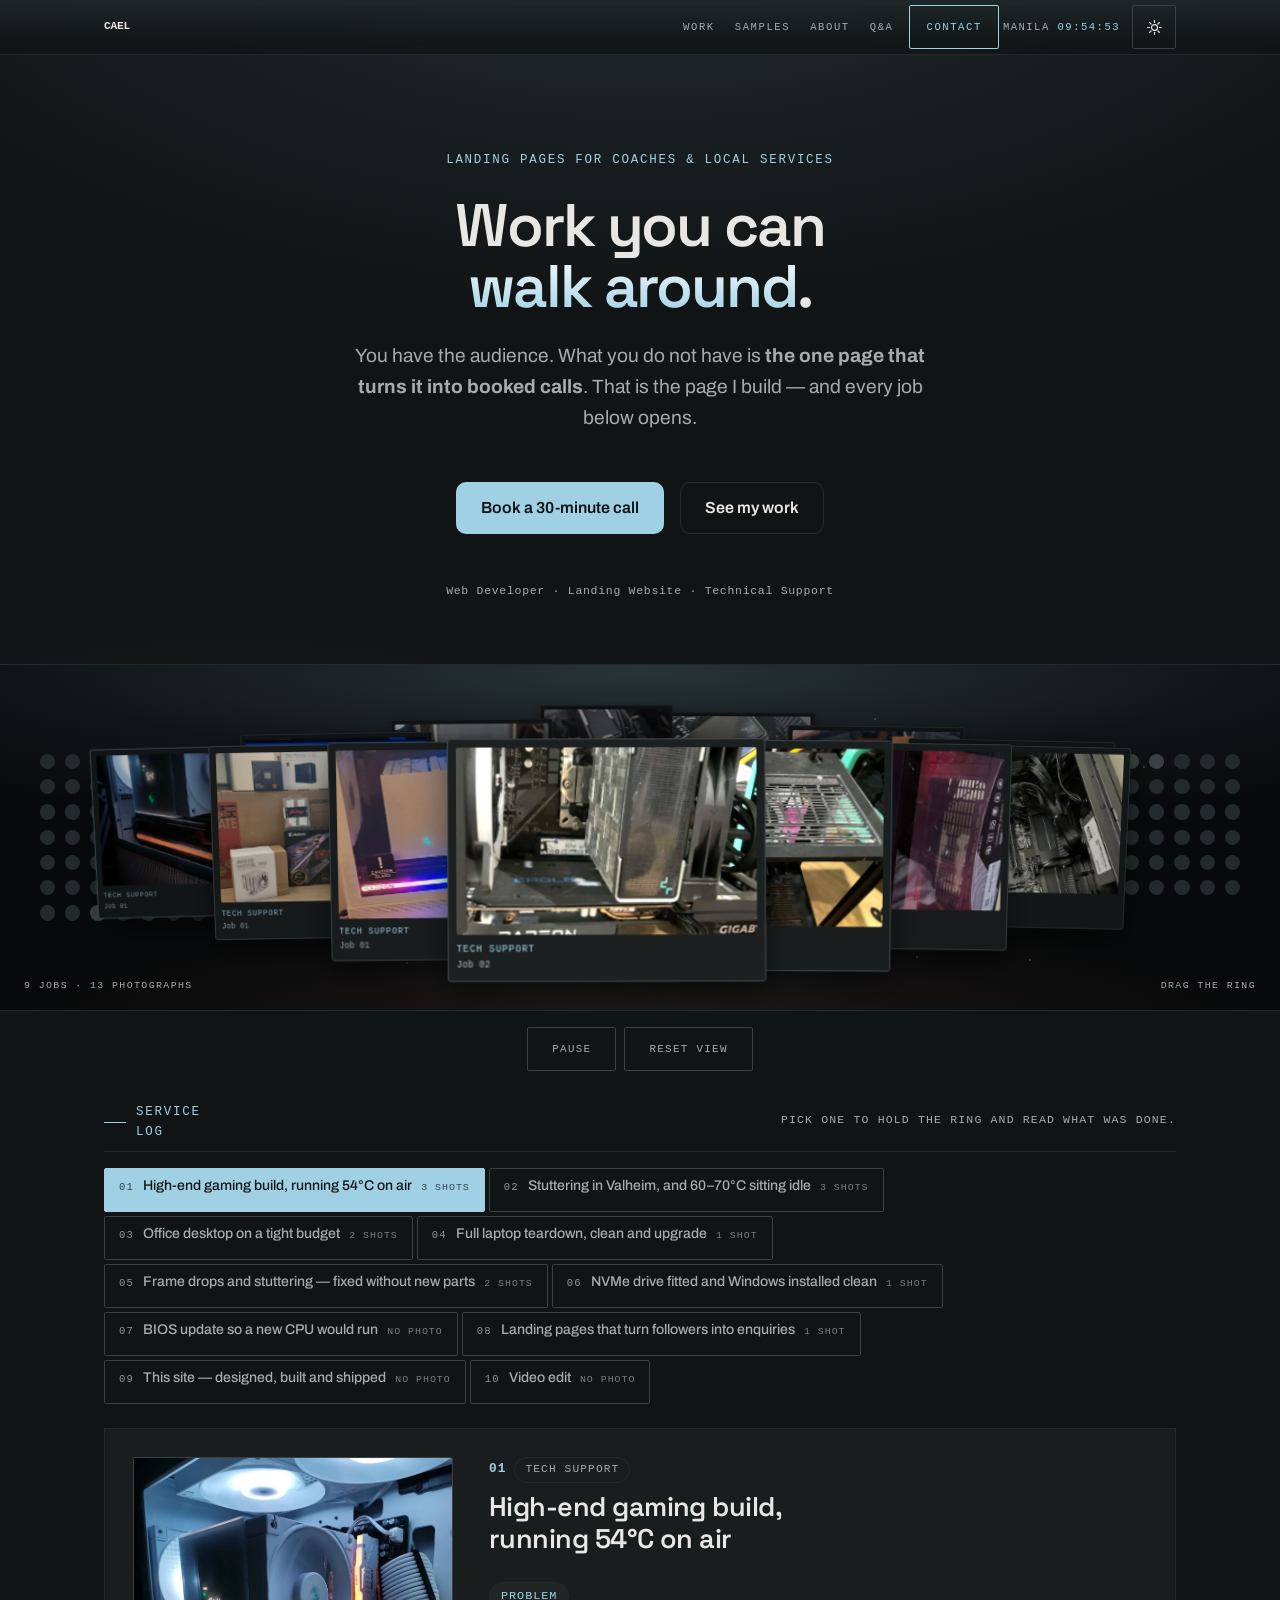
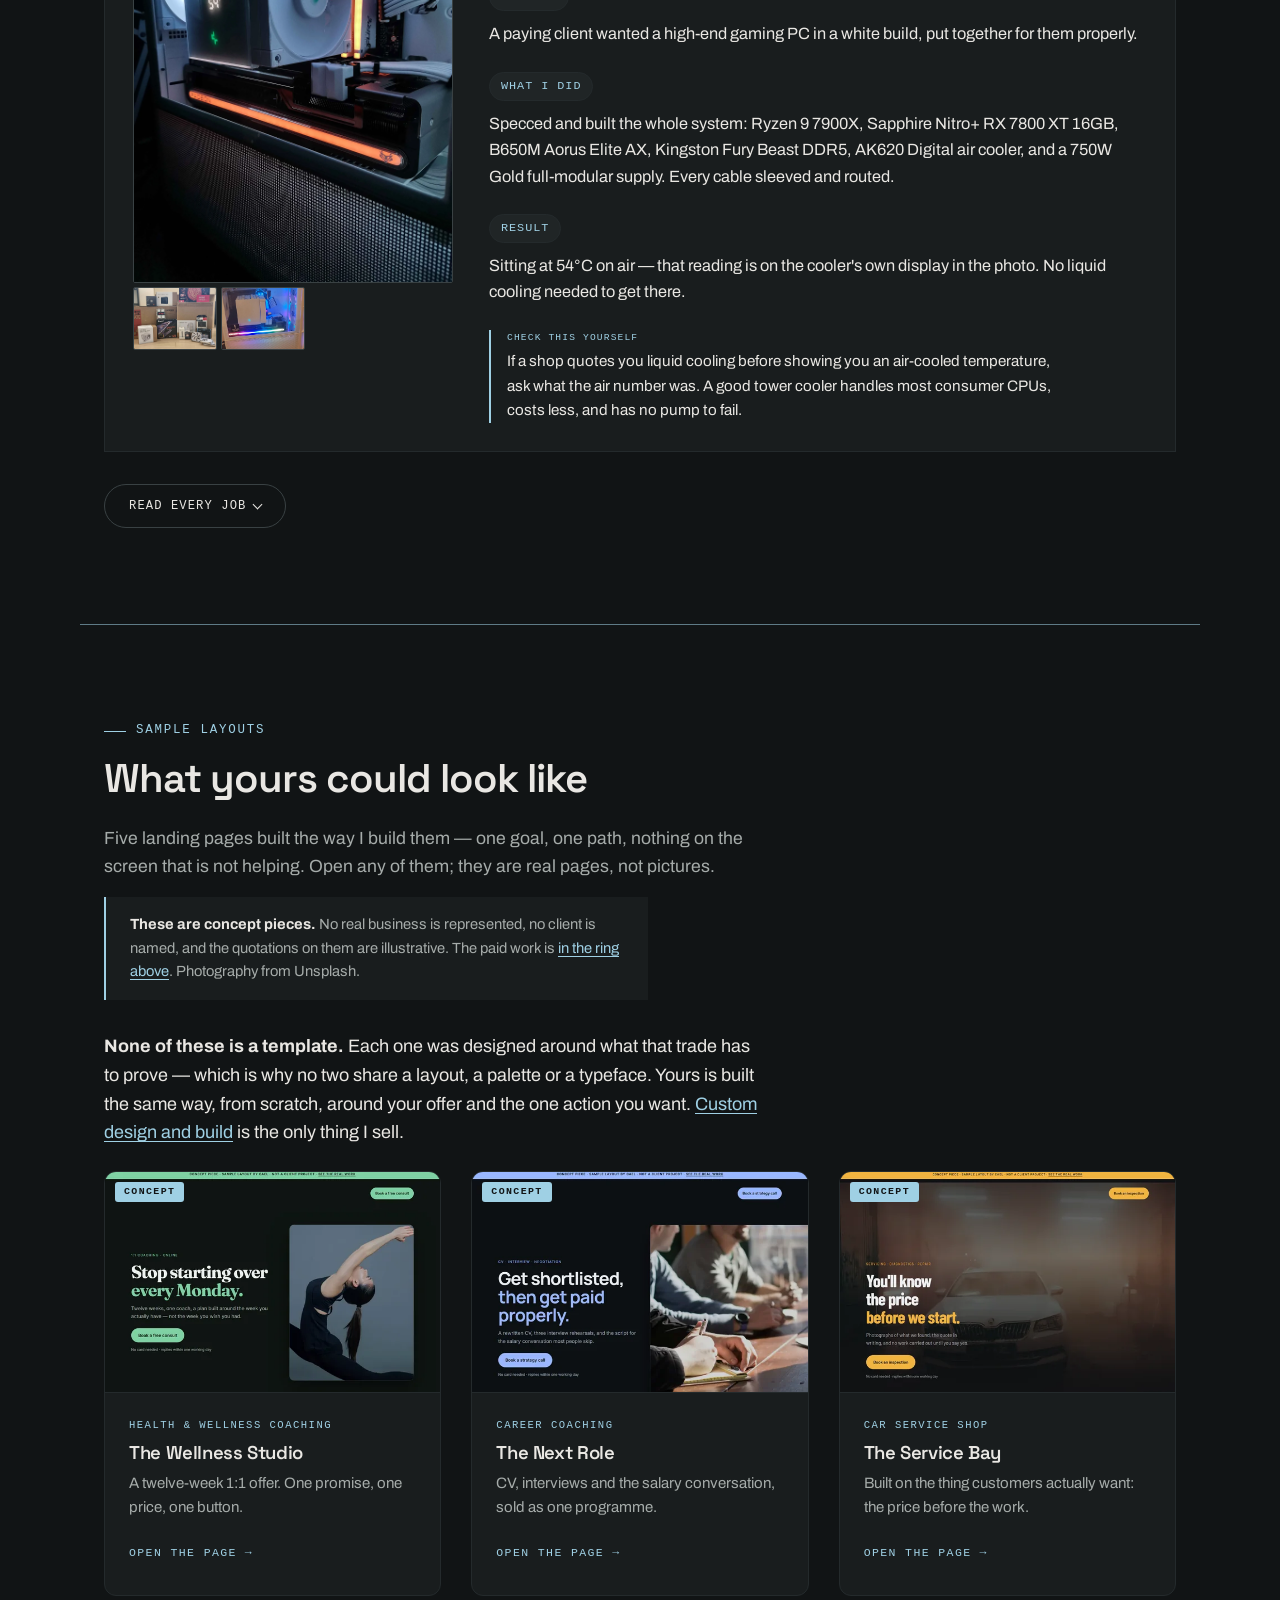
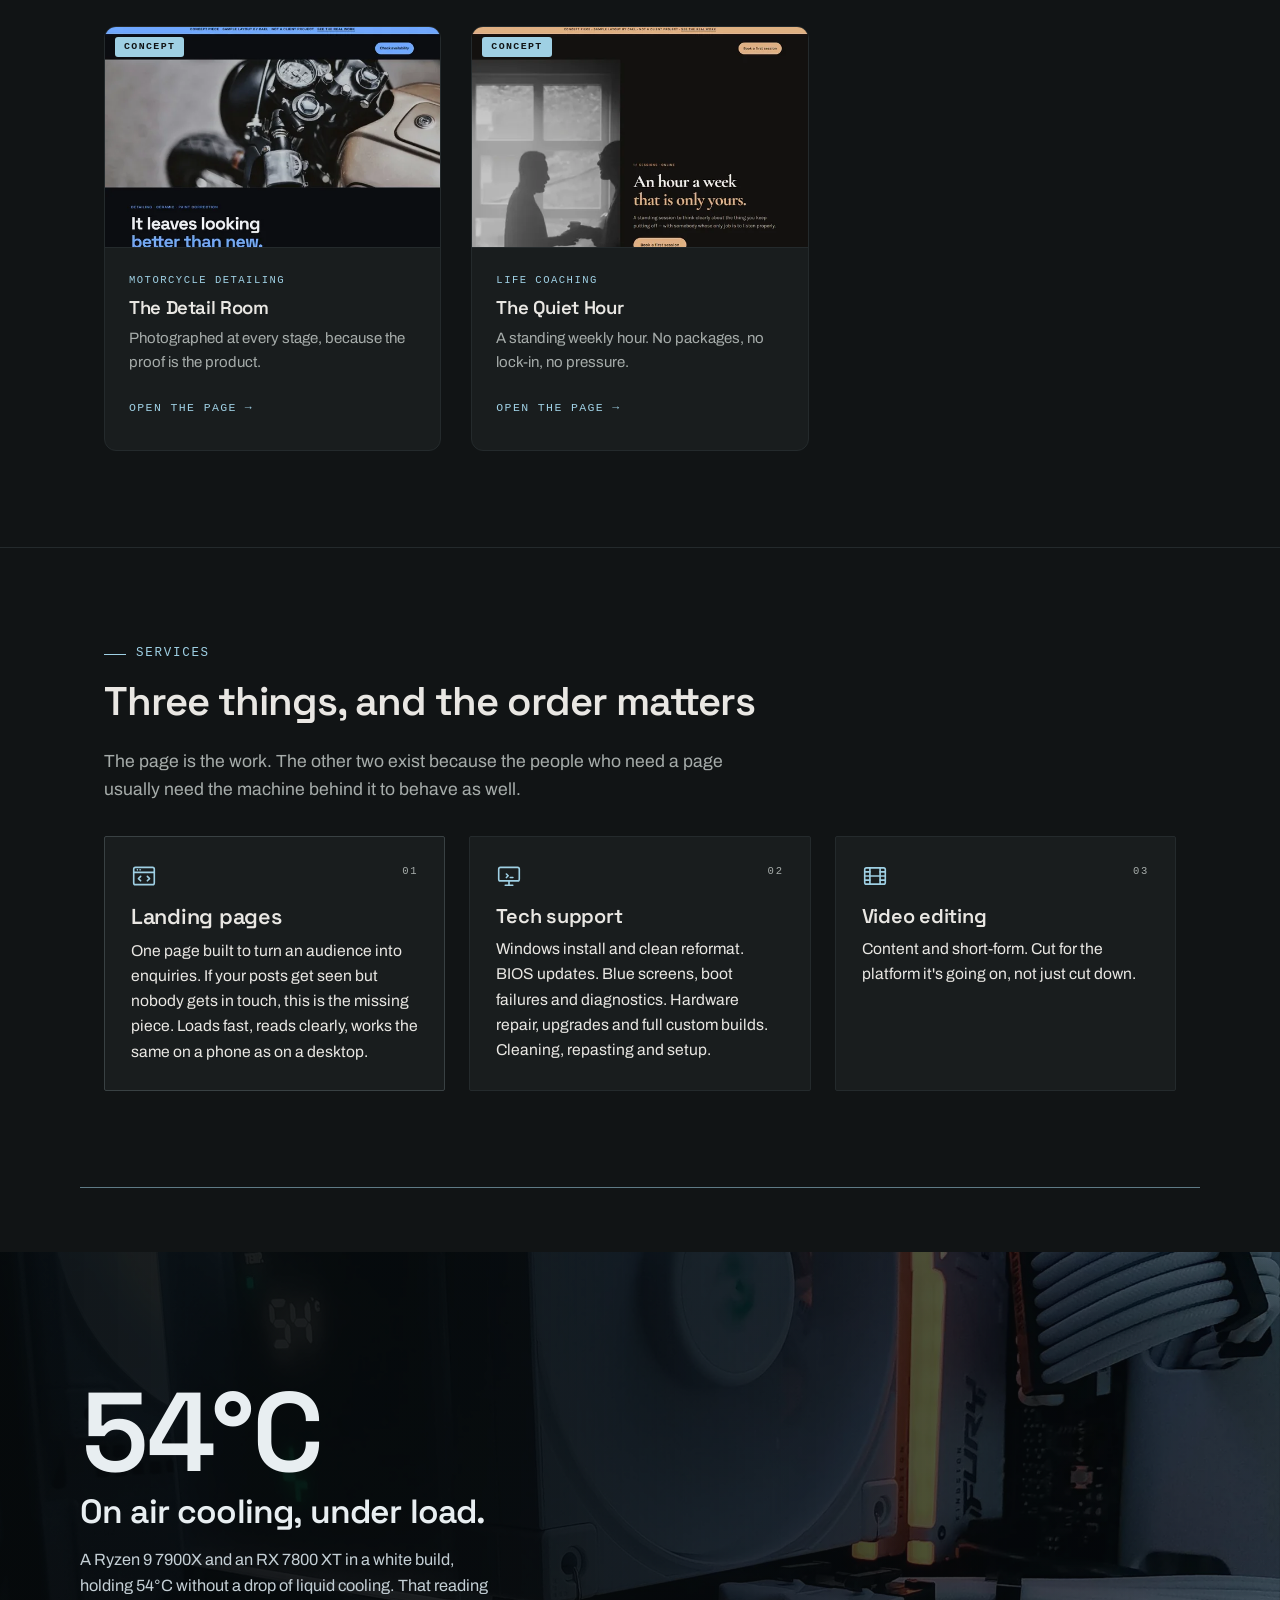
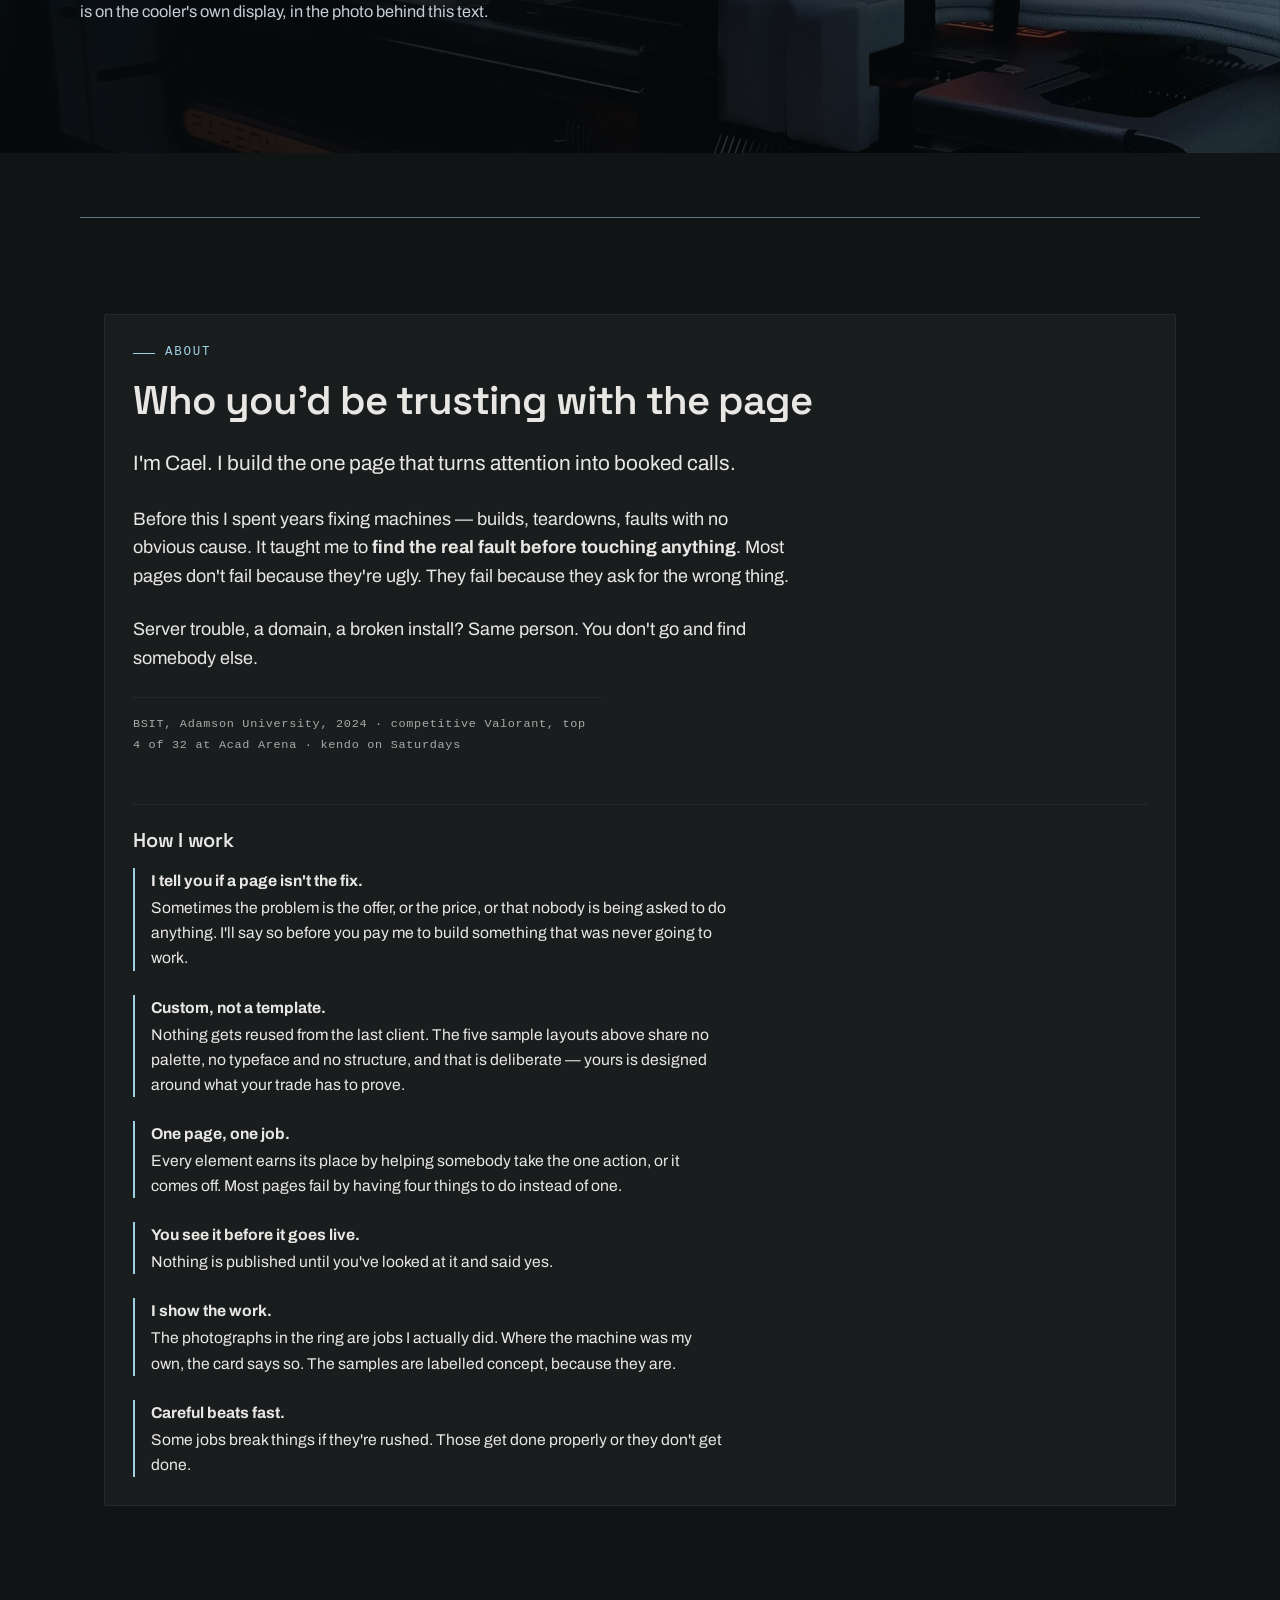
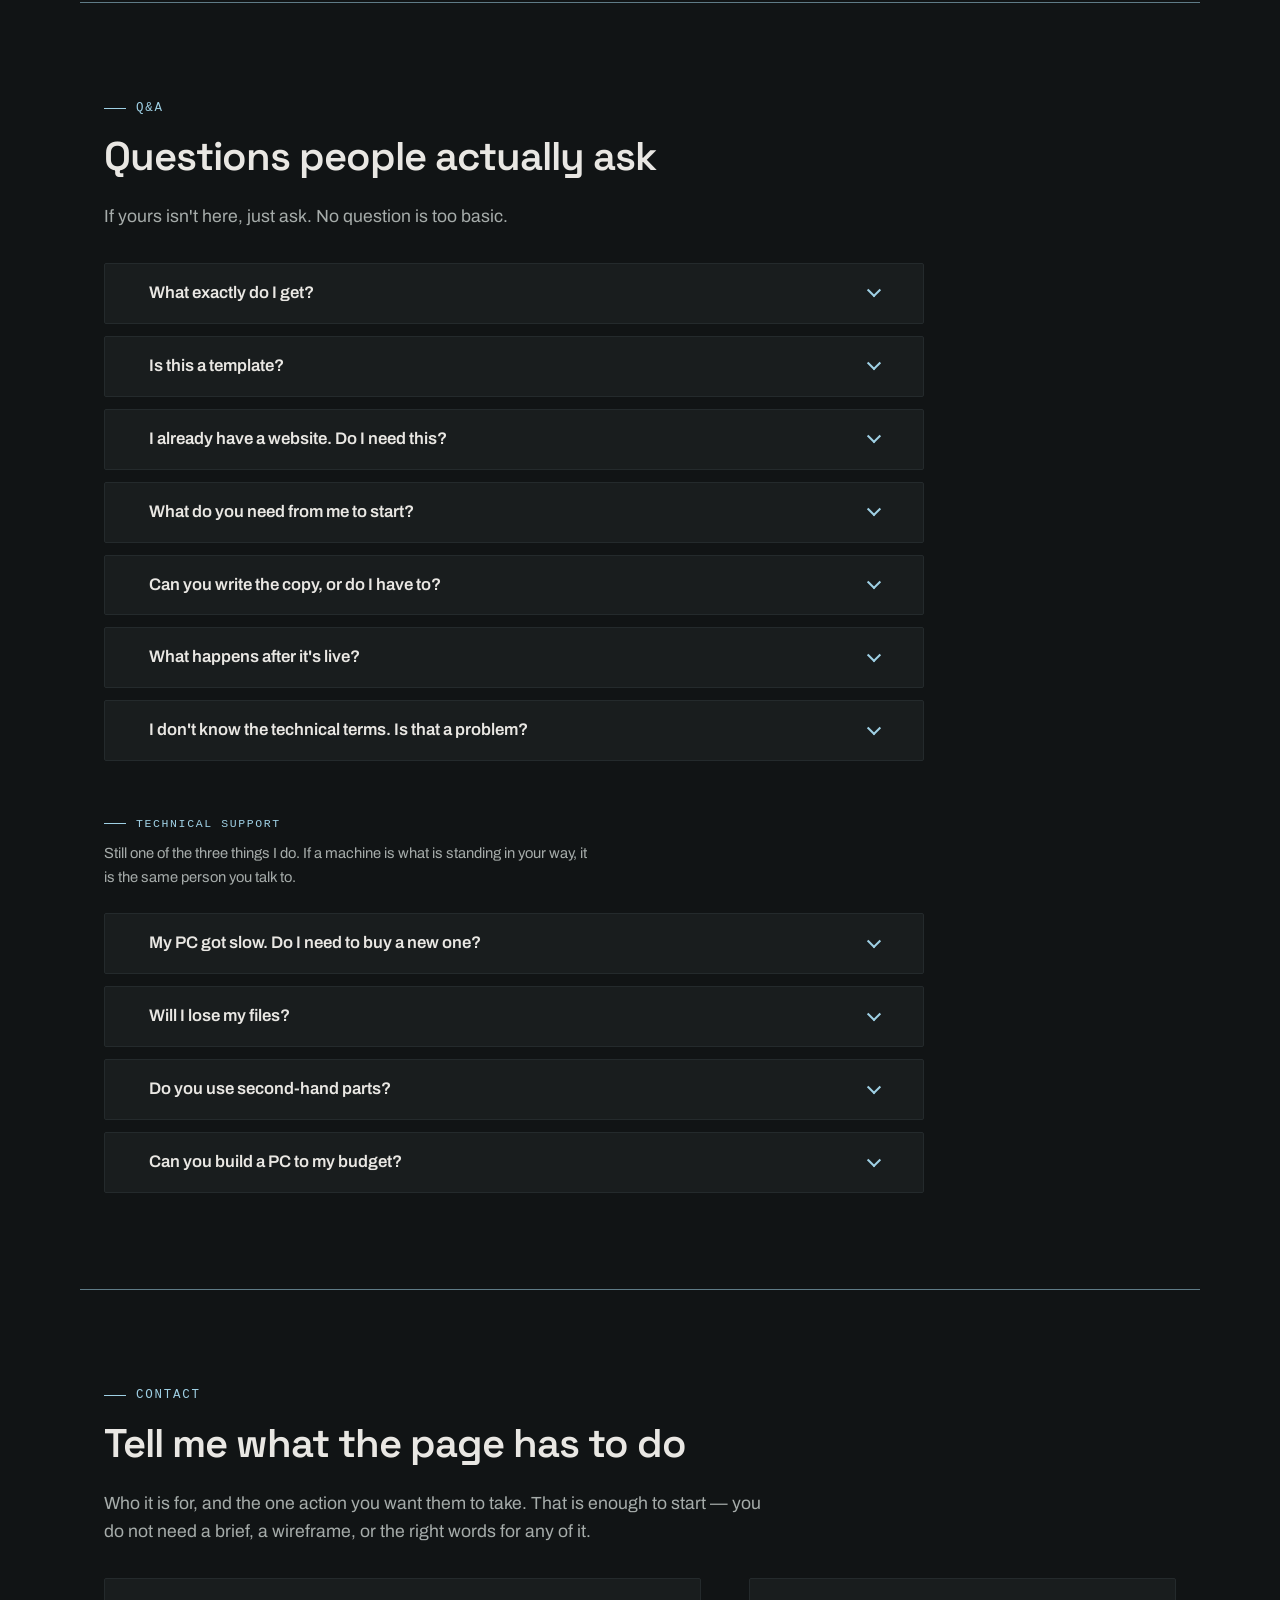
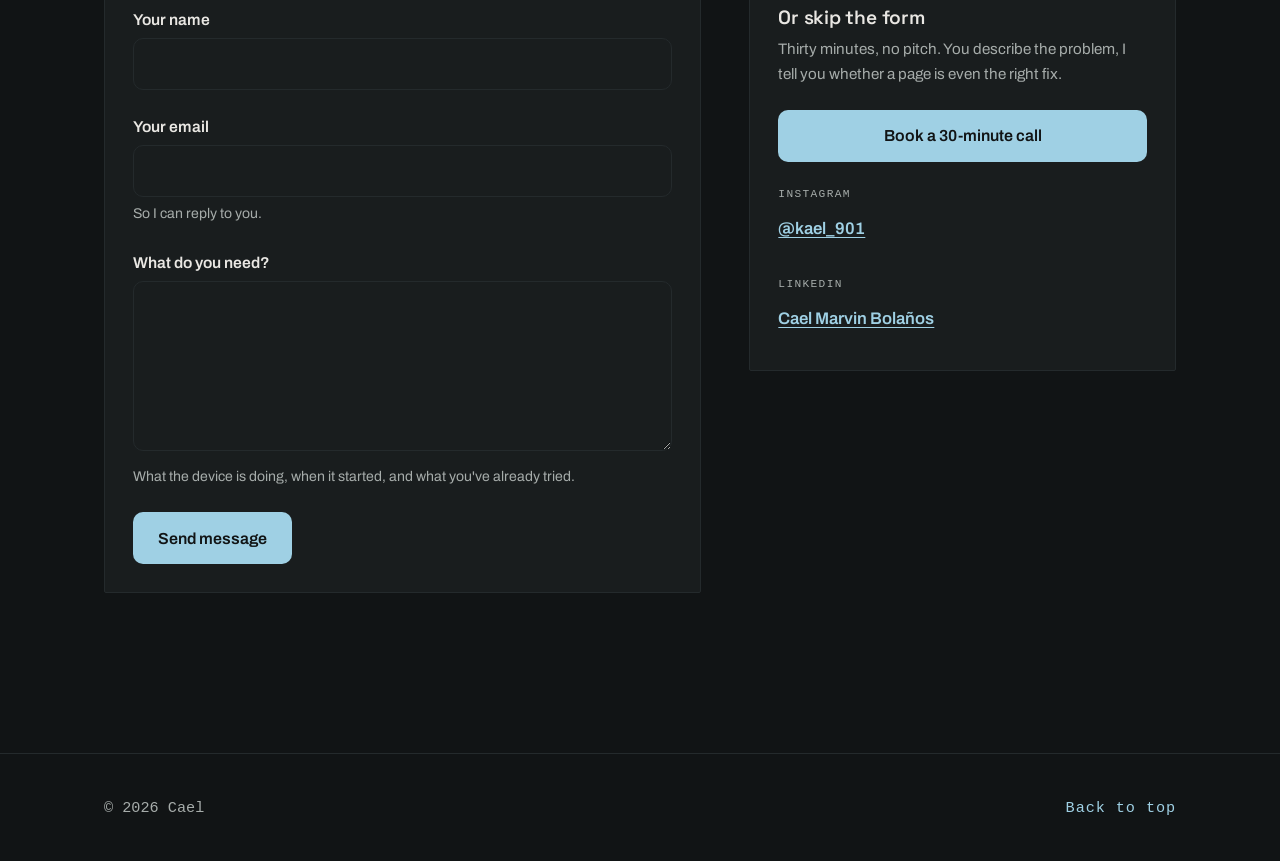
<file: index.html>
<!DOCTYPE html>
<html lang="en" data-theme="dark">
<head>
<meta charset="utf-8">
<meta name="viewport" content="width=device-width, initial-scale=1">
<title>Cael — Landing pages that turn attention into enquiries</title>
<meta name="description" content="I build the one page that turns an audience into booked calls — for coaches, studios and local service businesses. Web development, landing pages and technical support.">
<link rel="canonical" href="https://portfoliov2-jade-rho.vercel.app/">
<meta name="theme-color" content="#08090A" media="(prefers-color-scheme: dark)">
<meta name="theme-color" content="#F2F1ED" media="(prefers-color-scheme: light)">

<!-- The share card. Pasted into Messenger, Viber, Discord or a DM, the link
     now arrives as a picture of real work rather than a bare URL. -->
<meta property="og:type" content="website">
<meta property="og:site_name" content="Cael">
<meta property="og:url" content="https://portfoliov2-jade-rho.vercel.app/">
<meta property="og:title" content="Cael — Landing pages that turn attention into enquiries">
<meta property="og:description" content="One page, built to do one job: turn the audience you already have into booked calls. Real work you can open, and five sample layouts.">
<meta property="og:image" content="https://portfoliov2-jade-rho.vercel.app/assets/og-card.jpg">
<meta property="og:image:width" content="1200">
<meta property="og:image:height" content="630">
<meta property="og:image:alt" content="Inside a white gaming PC, the CPU cooler's own display reading 54 degrees Celsius.">
<meta name="twitter:card" content="summary_large_image">
<meta name="twitter:title" content="Cael — I fix computers. And I build what runs on them.">
<meta name="twitter:description" content="Ten jobs, twelve photographs, every reading taken off the hardware itself.">
<meta name="twitter:image" content="https://portfoliov2-jade-rho.vercel.app/assets/og-card.jpg">

<link rel="icon" href="assets/favicon.svg" type="image/svg+xml">
<link rel="alternate icon" href="assets/favicon.ico" sizes="32x32">
<link rel="apple-touch-icon" href="assets/apple-touch-icon.png">

<!-- Theme bootstrap: runs before first paint so there is no light flash on a dark-mode reload. -->
<script>
  (function () {
    // Marks that scripting is available. Reveal animations are scoped to .js,
    // so with JavaScript off every element stays visible — nothing is hidden
    // waiting for a trigger that will never fire.
    document.documentElement.classList.add('js');

    try {
      var saved = localStorage.getItem('theme');
      if (saved === 'light' || saved === 'dark') {
        document.documentElement.setAttribute('data-theme', saved);
      }
    } catch (e) { /* private mode / blocked storage: keep the dark default */ }
  })();
</script>

<link rel="preconnect" href="https://fonts.googleapis.com">
<link rel="preconnect" href="https://fonts.gstatic.com" crossorigin>
<link rel="stylesheet" href="https://fonts.googleapis.com/css2?family=Archivo:wght@400;500;600;700&family=Space+Grotesk:wght@400;500;600;700&display=swap">
<link rel="stylesheet" href="css/styles.css?v=63">
</head>
<body>

<!-- The way in. Counts itself up, then lifts off the whole page. It is only
     ever added by script and it removes itself on an unconditional timer, so
     with JavaScript off, or if anything at all goes wrong, the page is simply
     there. -->
<div class="page-boot" id="bench-boot">
  <div class="page-boot-in">
    <p class="boot-pct" id="bench-pct">Loading 0%</p>
    <div class="boot-track"><div class="boot-fill" id="bench-fill"></div></div>
    <p class="boot-manifesto">
      I fix the machine and I build the page it runs. Every reading on this
      site was taken off the hardware itself. Nothing here is a stock photo
      and nothing here is a round number.
    </p>
  </div>
</div>

<a class="skip-link" href="#main">Skip to content</a>

<header class="site-header" id="site-header">
  <div class="wrap header-inner">
    <a class="wordmark" href="#top">Cael</a>

    <nav class="nav" aria-label="Main">
      <a href="#work">Work</a>
      <a href="#samples">Samples</a>
      <a href="#about">About</a>
      <a href="#faq">Q&amp;A</a>
      <a class="nav-cta" href="#contact">Contact</a>
    </nav>

    <p class="header-clock" aria-hidden="true">Manila <span class="bench-clock" id="hero-clock">--:--:--</span></p>

    <button type="button" class="theme-toggle" id="theme-toggle" aria-pressed="false">
      <span class="visually-hidden" id="theme-toggle-label">Switch to light mode</span>
      <svg class="icon icon-sun" viewBox="0 0 24 24" aria-hidden="true" focusable="false">
        <circle cx="12" cy="12" r="4.2"/>
        <path d="M12 2.4v2.6M12 19v2.6M2.4 12h2.6M19 12h2.6M5.2 5.2l1.9 1.9M16.9 16.9l1.9 1.9M18.8 5.2l-1.9 1.9M7.1 16.9l-1.9 1.9"/>
      </svg>
      <svg class="icon icon-moon" viewBox="0 0 24 24" aria-hidden="true" focusable="false">
        <path d="M20.5 14.2A8.6 8.6 0 0 1 9.8 3.5a8.6 8.6 0 1 0 10.7 10.7Z"/>
      </svg>
    </button>
  </div>
</header>

<main id="main">

  <section class="hero hero-centred" id="top">
    <div class="wrap">
      <p class="eyebrow">Landing pages for coaches &amp; local services</p>

      <h1 class="display">
        Work you can<br>
        <span class="lit">walk around</span>.
      </h1>

      <p class="lede hero-lede">
        You have the audience. What you do not have is
        <strong>the one page that turns it into booked calls</strong>.
        That is the page I build &mdash; and every job below opens.
      </p>

      <div class="hero-actions">
        <a class="btn btn-primary" href="https://tidycal.com/cael901/30-minute-meeting" target="_blank" rel="noopener">Book a 30-minute call</a>
        <a class="btn btn-ghost" href="#work">See my work</a>
      </div>

      <p class="hero-meta">
        <span>Web Developer</span>
        <span aria-hidden="true">·</span>
        <span>Landing Website</span>
        <span aria-hidden="true">·</span>
        <span>Technical Support</span>
      </p>
    </div>
  </section>

  <!-- =====================================================================
       THE BENCH
       The work is the second thing on the page, not the fifth. Pick a name
       and the ring holds still while that job's record opens underneath it.
       The full written log is one button away for anyone who wants all ten.
       ===================================================================== -->
  <section class="section room-work" id="work">
    <div class="bench-strip" id="bench-strip" tabindex="0" role="group" aria-label="Photograph ring &mdash; drag to turn, or use the arrow keys">
      <div class="dot-field" id="dot-field" aria-hidden="true"></div>
      <div class="bench-dust" id="bench-dust" aria-hidden="true"></div>
      <div class="ring" id="bench-track"></div>

      <!-- Fixed to the frame, not to the ring. The clock is real local time,
           read off the reader's own machine. -->
      <div class="bench-corners" aria-hidden="true">
        <span class="bc-bl" id="bench-count"></span>
        <span class="bc-br">Drag the ring</span>
      </div>
    </div>

    <div class="bench-controls">
      <button type="button" class="bench-ctl" id="bench-pause" aria-pressed="false">Pause</button>
      <button type="button" class="bench-ctl" id="bench-reset">Reset view</button>
    </div>

    <div class="wrap">
      <!-- The index. A turning ring cannot be tabbed through, so this list is
           the design answer and the accessibility answer at once. -->
      <div class="index-head">
        <p class="eyebrow">Service log</p>
        <p class="index-hint" id="index-hint">Pick one to hold the ring and read what was done.</p>
      </div>
      <ul class="ring-index" id="ring-index" aria-label="Jobs"></ul>

      <div class="readout" id="work-readout"></div>
      <p class="visually-hidden" id="readout-status" role="status" aria-live="polite"></p>

      <!-- Everything, for anyone who wants everything. -->
      <div class="log-all">
        <button type="button" class="work-more" id="work-more"
                aria-expanded="false" aria-controls="work-log-panel">
          <span class="work-more-label">Read every job</span>
          <span class="work-more-mark" aria-hidden="true"></span>
        </button>

        <div class="log-panel" id="work-log-panel" hidden>
          <h2 id="work-log-heading">Jobs I&rsquo;ve actually done</h2>
          <p class="lede section-lede">
            Real machines, real work. Every entry here is a job I did and documented &mdash;
            no stock photos, no borrowed portfolios.
          </p>

          <div class="filters" id="work-filters" role="group" aria-label="Filter jobs by type">
            <button type="button" class="chip" data-filter="all" aria-pressed="true">All</button>
            <button type="button" class="chip" data-filter="tech" aria-pressed="false">Tech support</button>
            <button type="button" class="chip" data-filter="web" aria-pressed="false">Web</button>
            <button type="button" class="chip" data-filter="video" aria-pressed="false">Video</button>
          </div>

          <p class="visually-hidden" id="work-status" role="status" aria-live="polite"></p>

          <ul class="case-grid" id="work-grid"></ul>
        </div>
      </div>

      <noscript>
        <div class="noscript-note">
          <p>
            <strong>The job log needs JavaScript to display.</strong>
            The short version: nine documented jobs &mdash; a high-end Ryzen 9 / RX 7800 XT build
            running 54&deg;C on air, a full HP laptop teardown with RAM and SSD upgrades,
            an office desktop built to a budget, two client machines cleaned and serviced,
            an NVMe drive fitted with a clean Windows install, a BIOS firmware update, a
            gaming PC whose idle temperatures dropped from 60-70 degrees to the sub-50s
            after a clean and a repaste, and two websites &mdash; a club landing page and this site.
          </p>
        </div>
      </noscript>
    </div>
  </section>


  <div class="divider" role="presentation"><span></span></div>

  <section class="section samples" id="samples" aria-labelledby="samples-heading">
    <div class="wrap">
      <p class="eyebrow">Sample layouts</p>
      <h2 id="samples-heading">What yours could look like</h2>
      <p class="lede section-lede">
        Five landing pages built the way I build them &mdash; one goal, one path, nothing
        on the screen that is not helping. Open any of them; they are real pages, not pictures.
      </p>

      <p class="samples-note">
        <strong>These are concept pieces.</strong> No real business is represented, no client
        is named, and the quotations on them are illustrative. The paid work is
        <a href="#work">in the ring above</a>. Photography from Unsplash.
      </p>

      <p class="samples-custom">
        <strong>None of these is a template.</strong> Each one was designed around what that
        trade has to prove &mdash; which is why no two share a layout, a palette or a
        typeface. Yours is built the same way, from scratch, around your offer and the one
        action you want. <a href="#contact">Custom design and build</a> is the only thing
        I sell.
      </p>

      <ul class="sample-grid">
        <li class="sample reveal">
          <a class="sample-shot" href="work/samples/wellness/index.html">
            <picture>
              <source type="image/webp"
                      srcset="assets/img/sample-wellness-600.webp 600w, assets/img/sample-wellness.webp 1200w"
                      sizes="(max-width: 700px) 92vw, (max-width: 1100px) 46vw, 30vw">
              <img src="assets/img/sample-wellness-600.jpg"
                   srcset="assets/img/sample-wellness-600.jpg 600w, assets/img/sample-wellness.jpg 1200w"
                   sizes="(max-width: 700px) 92vw, (max-width: 1100px) 46vw, 30vw"
                   loading="lazy" decoding="async" width="1200" height="786"
                   alt="Concept landing page for health and wellness coaching — hero, offer, pricing and one signup path.">
            </picture>
            <span class="sample-tag">Concept</span>
          </a>
          <div class="sample-body">
            <p class="sample-niche">Health &amp; wellness coaching</p>
            <h3 class="sample-name">The Wellness Studio</h3>
            <p class="sample-line">A twelve-week 1:1 offer. One promise, one price, one button.</p>
            <a class="sample-open" href="work/samples/wellness/index.html">
              Open the page <span aria-hidden="true">&rarr;</span>
            </a>
          </div>
        </li>
        <li class="sample reveal">
          <a class="sample-shot" href="work/samples/career-coach/index.html">
            <picture>
              <source type="image/webp"
                      srcset="assets/img/sample-career-coach-600.webp 600w, assets/img/sample-career-coach.webp 1200w"
                      sizes="(max-width: 700px) 92vw, (max-width: 1100px) 46vw, 30vw">
              <img src="assets/img/sample-career-coach-600.jpg"
                   srcset="assets/img/sample-career-coach-600.jpg 600w, assets/img/sample-career-coach.jpg 1200w"
                   sizes="(max-width: 700px) 92vw, (max-width: 1100px) 46vw, 30vw"
                   loading="lazy" decoding="async" width="1200" height="786"
                   alt="Concept landing page for career coaching — hero, offer, pricing and one signup path.">
            </picture>
            <span class="sample-tag">Concept</span>
          </a>
          <div class="sample-body">
            <p class="sample-niche">Career coaching</p>
            <h3 class="sample-name">The Next Role</h3>
            <p class="sample-line">CV, interviews and the salary conversation, sold as one programme.</p>
            <a class="sample-open" href="work/samples/career-coach/index.html">
              Open the page <span aria-hidden="true">&rarr;</span>
            </a>
          </div>
        </li>
        <li class="sample reveal">
          <a class="sample-shot" href="work/samples/auto-service/index.html">
            <picture>
              <source type="image/webp"
                      srcset="assets/img/sample-auto-service-600.webp 600w, assets/img/sample-auto-service.webp 1200w"
                      sizes="(max-width: 700px) 92vw, (max-width: 1100px) 46vw, 30vw">
              <img src="assets/img/sample-auto-service-600.jpg"
                   srcset="assets/img/sample-auto-service-600.jpg 600w, assets/img/sample-auto-service.jpg 1200w"
                   sizes="(max-width: 700px) 92vw, (max-width: 1100px) 46vw, 30vw"
                   loading="lazy" decoding="async" width="1200" height="786"
                   alt="Concept landing page for car service shop — hero, offer, pricing and one signup path.">
            </picture>
            <span class="sample-tag">Concept</span>
          </a>
          <div class="sample-body">
            <p class="sample-niche">Car service shop</p>
            <h3 class="sample-name">The Service Bay</h3>
            <p class="sample-line">Built on the thing customers actually want: the price before the work.</p>
            <a class="sample-open" href="work/samples/auto-service/index.html">
              Open the page <span aria-hidden="true">&rarr;</span>
            </a>
          </div>
        </li>
        <li class="sample reveal">
          <a class="sample-shot" href="work/samples/moto-detailing/index.html">
            <picture>
              <source type="image/webp"
                      srcset="assets/img/sample-moto-detailing-600.webp 600w, assets/img/sample-moto-detailing.webp 1200w"
                      sizes="(max-width: 700px) 92vw, (max-width: 1100px) 46vw, 30vw">
              <img src="assets/img/sample-moto-detailing-600.jpg"
                   srcset="assets/img/sample-moto-detailing-600.jpg 600w, assets/img/sample-moto-detailing.jpg 1200w"
                   sizes="(max-width: 700px) 92vw, (max-width: 1100px) 46vw, 30vw"
                   loading="lazy" decoding="async" width="1200" height="786"
                   alt="Concept landing page for motorcycle detailing — hero, offer, pricing and one signup path.">
            </picture>
            <span class="sample-tag">Concept</span>
          </a>
          <div class="sample-body">
            <p class="sample-niche">Motorcycle detailing</p>
            <h3 class="sample-name">The Detail Room</h3>
            <p class="sample-line">Photographed at every stage, because the proof is the product.</p>
            <a class="sample-open" href="work/samples/moto-detailing/index.html">
              Open the page <span aria-hidden="true">&rarr;</span>
            </a>
          </div>
        </li>
        <li class="sample reveal">
          <a class="sample-shot" href="work/samples/life-coach/index.html">
            <picture>
              <source type="image/webp"
                      srcset="assets/img/sample-life-coach-600.webp 600w, assets/img/sample-life-coach.webp 1200w"
                      sizes="(max-width: 700px) 92vw, (max-width: 1100px) 46vw, 30vw">
              <img src="assets/img/sample-life-coach-600.jpg"
                   srcset="assets/img/sample-life-coach-600.jpg 600w, assets/img/sample-life-coach.jpg 1200w"
                   sizes="(max-width: 700px) 92vw, (max-width: 1100px) 46vw, 30vw"
                   loading="lazy" decoding="async" width="1200" height="786"
                   alt="Concept landing page for life coaching — hero, offer, pricing and one signup path.">
            </picture>
            <span class="sample-tag">Concept</span>
          </a>
          <div class="sample-body">
            <p class="sample-niche">Life coaching</p>
            <h3 class="sample-name">The Quiet Hour</h3>
            <p class="sample-line">A standing weekly hour. No packages, no lock-in, no pressure.</p>
            <a class="sample-open" href="work/samples/life-coach/index.html">
              Open the page <span aria-hidden="true">&rarr;</span>
            </a>
          </div>
        </li>
      </ul>
    </div>
  </section>

  <section class="services" aria-labelledby="services-heading">
    <div class="wrap">
      <p class="eyebrow">Services</p>
      <h2 id="services-heading">Three things, and the order matters</h2>
      <p class="lede section-lede">
        The page is the work. The other two exist because the people who need a page
        usually need the machine behind it to behave as well.
      </p>

      <ul class="service-list">
        <li class="service reveal" data-n="01">
          <span class="service-icon" aria-hidden="true">
            <svg viewBox="0 0 24 24" focusable="false">
              <rect x="2.5" y="4" width="19" height="16" rx="1.6"/>
              <path d="M2.5 8.6h19"/>
              <circle cx="5.9" cy="6.3" r="0.75" fill="currentColor" stroke="none"/>
              <circle cx="8.4" cy="6.3" r="0.75" fill="currentColor" stroke="none"/>
              <path d="M8.9 12.4l-2 2 2 2M15.1 12.4l2 2-2 2"/>
            </svg>
          </span>
          <h3>Landing pages</h3>
          <p>
            One page built to turn an audience into enquiries. If your posts get seen but
            nobody gets in touch, this is the missing piece. Loads fast, reads clearly,
            works the same on a phone as on a desktop.
          </p>
        </li>
        <li class="service reveal" data-n="02">
          <span class="service-icon" aria-hidden="true">
            <svg viewBox="0 0 24 24" focusable="false">
              <rect x="2.5" y="4" width="19" height="12.5" rx="1.6"/>
              <path d="M8.5 20.5h7M12 16.5v4"/>
              <path d="M9.6 10.2l1.6 1.6-1.6 1.6M13.2 13.4h2.4"/>
            </svg>
          </span>
          <h3>Tech support</h3>
          <p>
            Windows install and clean reformat. BIOS updates. Blue screens, boot failures
            and diagnostics. Hardware repair, upgrades and full custom builds. Cleaning,
            repasting and setup.
          </p>
        </li>
        <li class="service reveal" data-n="03">
          <span class="service-icon" aria-hidden="true">
            <svg viewBox="0 0 24 24" focusable="false">
              <rect x="2.5" y="4.5" width="19" height="15" rx="1.6"/>
              <path d="M7.3 4.5v15M16.7 4.5v15M2.5 12h19"/>
              <path d="M2.5 8.2h4.8M2.5 15.8h4.8M16.7 8.2h4.8M16.7 15.8h4.8"/>
            </svg>
          </span>
          <h3>Video editing</h3>
          <p>
            Content and short-form. Cut for the platform it's going on, not just cut down.
          </p>
        </li>
      </ul>
    </div>
  </section>

  <div class="divider" role="presentation"><span></span></div>

  <!-- Full-bleed band. Decorative image, real number. The parallax is a few
       pixels of drift on the image only — never on the text, and switched off
       entirely under prefers-reduced-motion. -->
  <section class="band" aria-labelledby="band-heading">
    <div class="band-media" aria-hidden="true">
      <picture>
        <source srcset="assets/img/band-xeth.webp" type="image/webp">
        <img src="assets/img/band-xeth.jpg" alt="" width="2400" height="1000"
             loading="lazy" decoding="async" id="band-img">
      </picture>
    </div>
    <div class="band-inner">
      <p class="band-stat"><span class="band-number">54&deg;C</span></p>
      <h2 id="band-heading" class="band-heading">On air cooling, under load.</h2>
      <p class="band-copy">
        A Ryzen 9 7900X and an RX 7800 XT in a white build, holding 54&deg;C without
        a drop of liquid cooling. That reading is on the cooler's own display,
        in the photo behind this text.
      </p>
    </div>
  </section>

  <div class="divider" role="presentation"><span></span></div>

  <section class="section" id="about">
    <div class="wrap">
      <div class="about-grid" id="about-grid">
        <div class="about-text reveal">
          <p class="eyebrow">About</p>
          <h2>Who you'd be trusting with the page</h2>

          <p class="about-lead">
            I'm Cael. I build the one page that turns attention into booked calls.
          </p>
          <p>
            Before this I spent years fixing machines &mdash; builds, teardowns, faults
            with no obvious cause. It taught me to <strong>find the real fault before
            touching anything</strong>. Most pages don't fail because they're ugly.
            They fail because they ask for the wrong thing.
          </p>
          <p>
            Server trouble, a domain, a broken install? Same person. You don't go
            and find somebody else.
          </p>
          <p class="about-foot">
            BSIT, Adamson University, 2024 &middot; competitive Valorant, top 4 of 32 at
            Acad Arena &middot; kendo on Saturdays
          </p>

          <h3 class="principles-heading">How I work</h3>
          <ul class="principles">
            <li>
              <strong>I tell you if a page isn't the fix.</strong>
              Sometimes the problem is the offer, or the price, or that nobody is being
              asked to do anything. I'll say so before you pay me to build something
              that was never going to work.
            </li>
            <li>
              <strong>Custom, not a template.</strong>
              Nothing gets reused from the last client. The five sample layouts above
              share no palette, no typeface and no structure, and that is deliberate
              &mdash; yours is designed around what your trade has to prove.
            </li>
            <li>
              <strong>One page, one job.</strong>
              Every element earns its place by helping somebody take the one action, or
              it comes off. Most pages fail by having four things to do instead of one.
            </li>
            <li>
              <strong>You see it before it goes live.</strong>
              Nothing is published until you've looked at it and said yes.
            </li>
            <li>
              <strong>I show the work.</strong>
              The photographs in the ring are jobs I actually did. Where the machine was
              my own, the card says so. The samples are labelled concept, because they are.
            </li>
            <li>
              <strong>Careful beats fast.</strong>
              Some jobs break things if they're rushed. Those get done properly or they
              don't get done.
            </li>
          </ul>
        </div>
        <!-- Portrait slot is rendered by JS only when PORTRAIT is set in main.js.
             Nothing is drawn while it is empty, so adding one later shifts nothing. -->
      </div>
    </div>
  </section>

  <div class="divider" role="presentation"><span></span></div>

  <section class="section" id="faq">
    <div class="wrap">
      <p class="eyebrow">Q&amp;A</p>
      <h2>Questions people actually ask</h2>
      <p class="lede section-lede">
        If yours isn't here, just ask. No question is too basic.
      </p>

      <div class="faq">
        <details class="qa">
          <summary>What exactly do I get?</summary>
          <div class="qa-body">
            <p>
              One page, designed and built from scratch for your offer: the headline,
              the proof, the pricing and one clear action. Written, designed, built and
              put online &mdash; not a theme you then have to fill in yourself.
            </p>
          </div>
        </details>

        <details class="qa">
          <summary>Is this a template?</summary>
          <div class="qa-body">
            <p>
              No. The five sample layouts above share no palette, no typeface and no
              structure, and that is on purpose &mdash; each was designed around what
              that trade has to prove. Yours is designed the same way. <strong>Custom
              design and build is the only thing I sell.</strong>
            </p>
          </div>
        </details>

        <details class="qa">
          <summary>I already have a website. Do I need this?</summary>
          <div class="qa-body">
            <p>
              Maybe not. A website tells people who you are; a landing page asks them to
              do one thing. If your site is already turning visitors into enquiries,
              keep it. If people land, read, and leave &mdash; that is the gap this fills.
            </p>
          </div>
        </details>

        <details class="qa">
          <summary>What do you need from me to start?</summary>
          <div class="qa-body">
            <p>
              Who it is for, and the one action you want them to take. That is genuinely
              enough to begin. You do not need a brief, a wireframe, finished copy, or
              the right words for any of it &mdash; working that out is the job.
            </p>
          </div>
        </details>

        <details class="qa">
          <summary>Can you write the copy, or do I have to?</summary>
          <div class="qa-body">
            <p>
              I write it. You tell me what you do and who for, in your own words, and I
              turn that into the page. You read it before anything goes live, and it
              changes until it sounds like you.
            </p>
          </div>
        </details>

        <details class="qa">
          <summary>What happens after it's live?</summary>
          <div class="qa-body">
            <p>
              You own it &mdash; the files, the domain, the account. Nothing is locked to
              me. If you want changes later, ask; if you want somebody else to take it
              over, everything hands across cleanly.
            </p>
          </div>
        </details>

        <details class="qa">
          <summary>I don't know the technical terms. Is that a problem?</summary>
          <div class="qa-body">
            <p>
              No. Describe it however it makes sense to you. Working out what that means
              technically is my job, not yours.
            </p>
          </div>
        </details>

        <h3 class="qa-subhead">Technical support</h3>
        <p class="qa-subnote">
          Still one of the three things I do. If a machine is what is standing in your
          way, it is the same person you talk to.
        </p>

        <details class="qa">
          <summary>My PC got slow. Do I need to buy a new one?</summary>
          <div class="qa-body">
            <p>
              Usually not. Most "dying" computers are choked with dust and running on
              thermal paste that dried out years ago — the machine throttles itself to
              avoid overheating, and it feels like it's failing.
            </p>
            <p>
              One of the jobs on this page was exactly that: frame drops and stuttering
              in games, fixed with a clean and a repaste. Not one part replaced.
              I'll tell you honestly if it really is the hardware.
            </p>
          </div>
        </details>

        <details class="qa">
          <summary>Will I lose my files?</summary>
          <div class="qa-body">
            <p>
              Not without you knowing first. A clean Windows install wipes the drive, so
              if that's what your machine needs, I'll tell you before anything is erased
              and we sort your files out first.
            </p>
            <p>
              For cleaning, repasting, upgrades and repairs, your data isn't touched
              at all.
            </p>
          </div>
        </details>

        <details class="qa">
          <summary>Do you use second-hand parts?</summary>
          <div class="qa-body">
            <p>
              Sometimes — it's often the only way to hit a tight budget, and there's
              nothing wrong with a good used part. But you'll always know which parts are
              used and which are new <strong>before</strong> you pay, not after.
            </p>
            <p>
              I've done exactly that on an office build: used where it was safe to,
              brand new where it mattered.
            </p>
          </div>
        </details>

        <details class="qa">
          <summary>Can you build a PC to my budget?</summary>
          <div class="qa-body">
            <p>
              Yes. Tell me what you'll use it for and what you can spend, and I'll spec
              the parts, source them and build it. That covers everything from an office
              desktop to a high-end gaming rig — both are on this page.
            </p>
          </div>
        </details>

        <!--
          STILL TO ADD — I can't answer these for you. Send me your answers and
          I'll write them in. Uncomment and fill:

        <details class="qa">
          <summary>How much do you charge?</summary>
          <div class="qa-body"><p>[Your pricing or how you quote]</p></div>
        </details>

        <details class="qa">
          <summary>How long does it take?</summary>
          <div class="qa-body"><p>[Typical turnaround]</p></div>
        </details>

        <details class="qa">
          <summary>Where are you based, and do you work remotely?</summary>
          <div class="qa-body"><p>[Area you cover / pickup / remote support]</p></div>
        </details>

        <details class="qa">
          <summary>What if you can't fix it?</summary>
          <div class="qa-body"><p>[Do you still charge? Diagnostic fee?]</p></div>
        </details>
        -->
      </div>
    </div>
  </section>

  <div class="divider" role="presentation"><span></span></div>

  <section class="section" id="contact">
    <div class="wrap">
      <p class="eyebrow">Contact</p>
      <h2>Tell me what the page has to do</h2>
      <p class="lede section-lede">
        Who it is for, and the one action you want them to take. That is enough to start
        &mdash; you do not need a brief, a wireframe, or the right words for any of it.
      </p>

      <div class="contact-grid">

        <form class="contact-form reveal" id="contact-form" novalidate>
          <div class="form-summary" id="form-summary" role="alert" tabindex="-1" hidden>
            <h3 id="form-summary-title">There's a problem</h3>
            <ul id="form-summary-list"></ul>
          </div>

          <div class="field">
            <label for="name">Your name</label>
            <input type="text" id="name" name="name" autocomplete="name" required
                   aria-describedby="name-error">
            <p class="field-error" id="name-error" hidden></p>
          </div>

          <div class="field">
            <label for="email">Your email</label>
            <input type="email" id="email" name="email" autocomplete="email" required
                   aria-describedby="email-hint email-error">
            <p class="field-hint" id="email-hint">So I can reply to you.</p>
            <p class="field-error" id="email-error" hidden></p>
          </div>

          <div class="field">
            <label for="message">What do you need?</label>
            <textarea id="message" name="message" rows="6" required
                      aria-describedby="message-hint message-error"></textarea>
            <p class="field-hint" id="message-hint">
              What the device is doing, when it started, and what you've already tried.
            </p>
            <p class="field-error" id="message-error" hidden></p>
          </div>

          <button type="submit" class="btn btn-primary" id="form-submit">Send message</button>

          <p class="form-result" id="form-result" role="status" aria-live="polite"></p>
        </form>

        <aside class="contact-direct reveal" aria-labelledby="direct-heading">
          <h3 id="direct-heading">Or skip the form</h3>
          <p class="contact-direct-note">
            Thirty minutes, no pitch. You describe the problem, I tell you whether a page
            is even the right fix.
          </p>

          <a class="btn btn-primary direct-book" href="https://tidycal.com/cael901/30-minute-meeting" target="_blank" rel="noopener">
            Book a 30-minute call
          </a>

          <ul class="direct-list">
            <li>
              <span class="direct-label">Instagram</span>
              <a class="direct-value" id="direct-instagram" href="#">&nbsp;</a>
            </li>
            <li>
              <span class="direct-label">LinkedIn</span>
              <a class="direct-value" id="direct-linkedin" href="#">&nbsp;</a>
            </li>
          </ul>
        </aside>

      </div>
    </div>
  </section>

</main>

<footer class="site-footer">
  <div class="wrap footer-inner">
    <p class="muted">&copy; <span id="year">2026</span> Cael</p>
    <p class="footer-contact"><a id="footer-email" href="#">&nbsp;</a></p>
    <a href="#top" class="to-top">Back to top</a>
  </div>
</footer>

<!-- Photo viewer. Built on native <dialog> so Escape, focus trapping and the
     backdrop are the browser's job, not hand-rolled. Added by JS only — with
     scripting off the photos stay ordinary images and nothing is lost. -->
<dialog class="lightbox" id="lightbox" aria-label="Photo viewer">
  <div class="lightbox-stage" id="lightbox-stage">
    <img id="lightbox-img" alt="" draggable="false">
  </div>

  <div class="lightbox-bar">
    <p class="lightbox-caption" id="lightbox-caption"></p>

    <div class="lightbox-controls">
      <button type="button" class="lb-btn" id="zoom-out" aria-label="Zoom out">
        <svg viewBox="0 0 24 24" aria-hidden="true"><circle cx="10.5" cy="10.5" r="6.5"/><path d="M15.4 15.4 20.5 20.5M7.5 10.5h6"/></svg>
      </button>

      <span class="lb-level" id="zoom-level" role="status" aria-live="polite">100%</span>

      <button type="button" class="lb-btn" id="zoom-in" aria-label="Zoom in">
        <svg viewBox="0 0 24 24" aria-hidden="true"><circle cx="10.5" cy="10.5" r="6.5"/><path d="M15.4 15.4 20.5 20.5M7.5 10.5h6M10.5 7.5v6"/></svg>
      </button>

      <button type="button" class="lb-btn lb-btn-text" id="zoom-reset">Reset</button>
      <button type="button" class="lb-btn lb-btn-text lb-close" id="lightbox-close">Close</button>
    </div>
  </div>

  <p class="lightbox-hint" id="lightbox-hint">Drag to move the photo when it's zoomed in. Press Escape to close.</p>
</dialog>

<script src="js/main.js?v=63" defer></script>
</body>
</html>
</file>
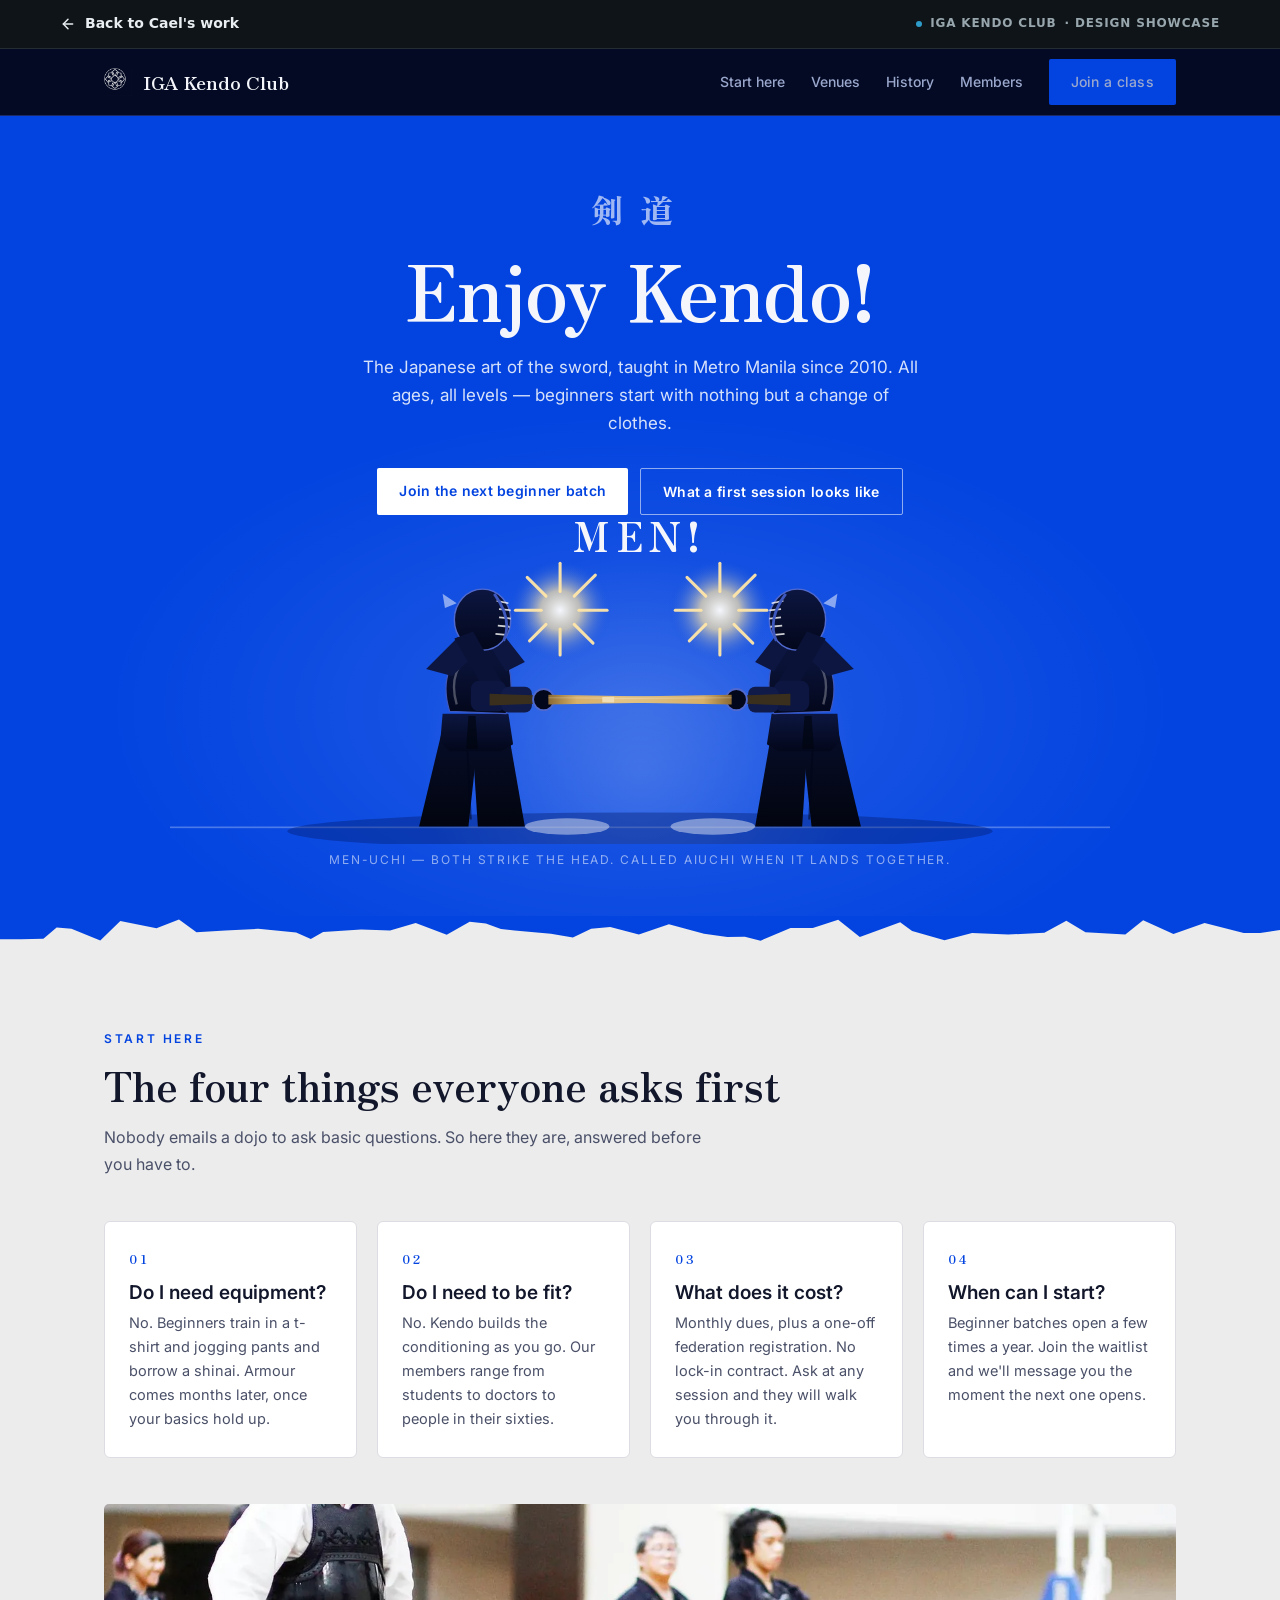
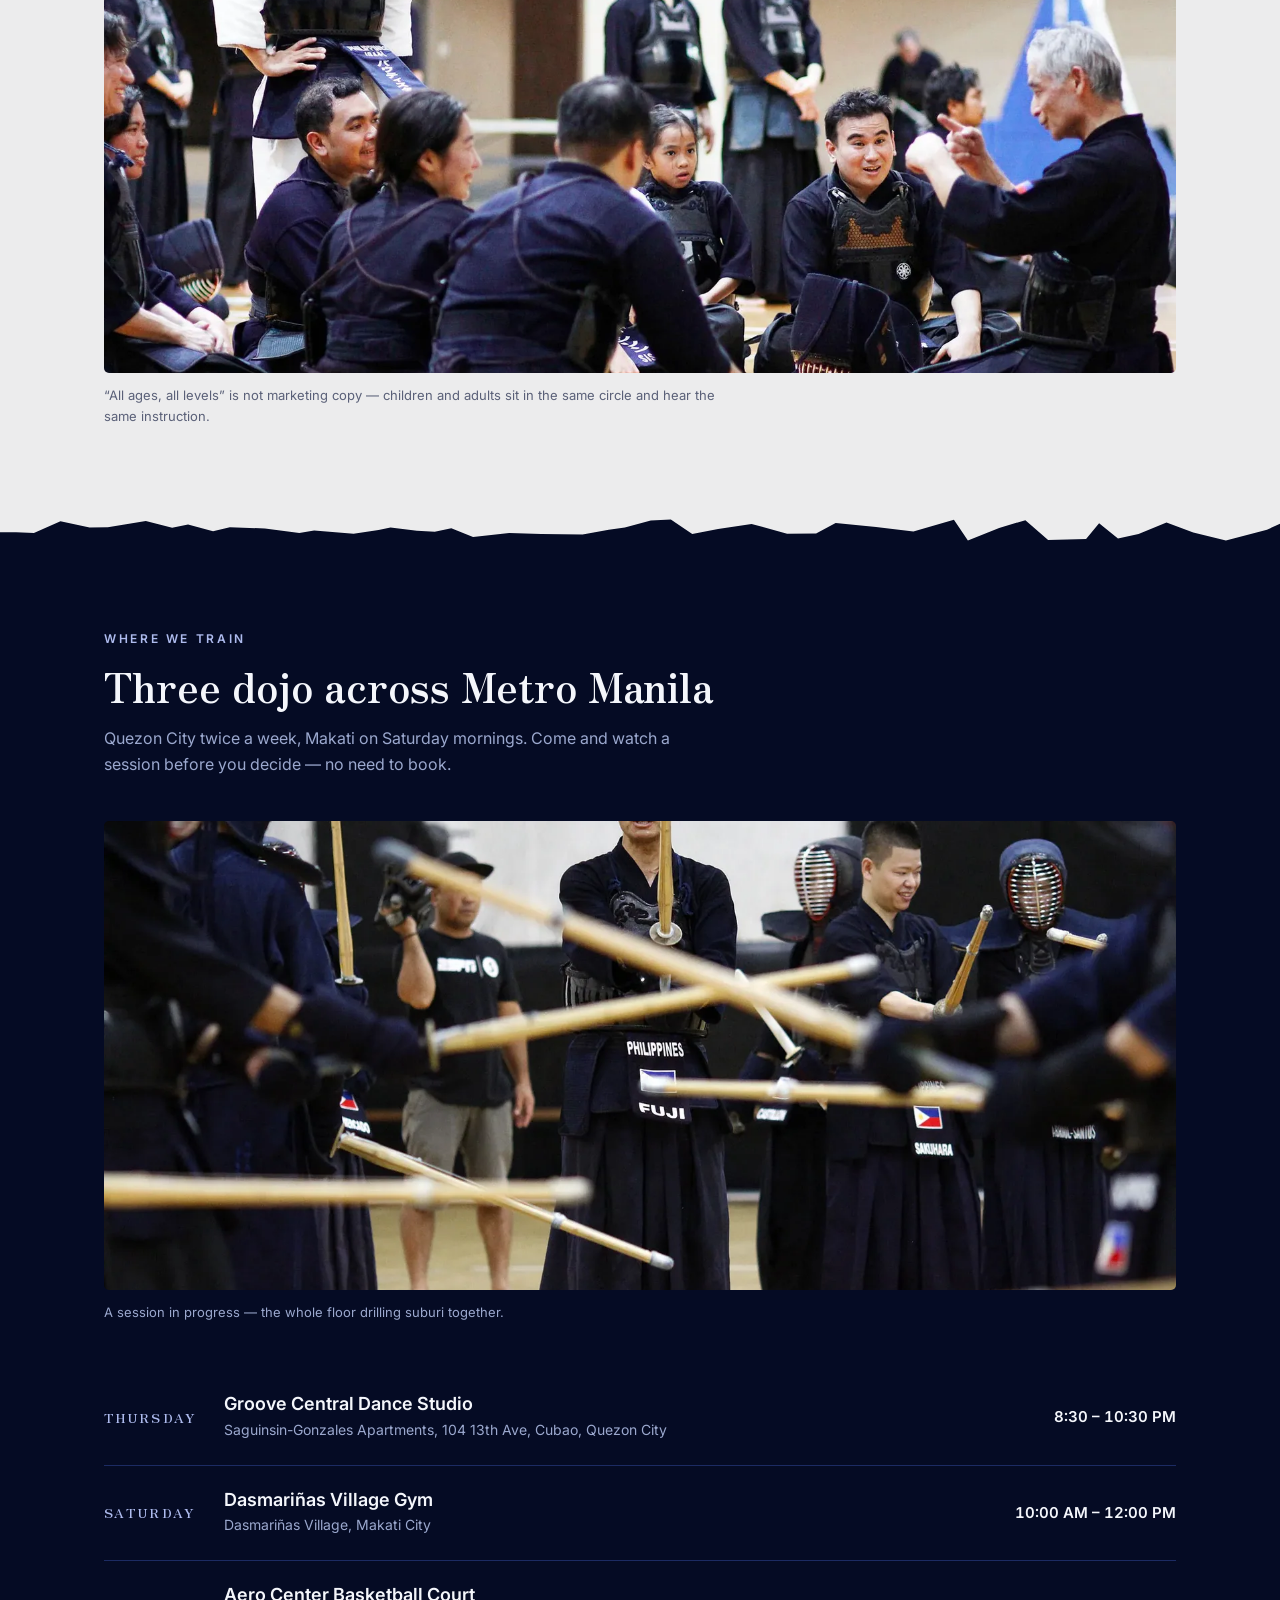
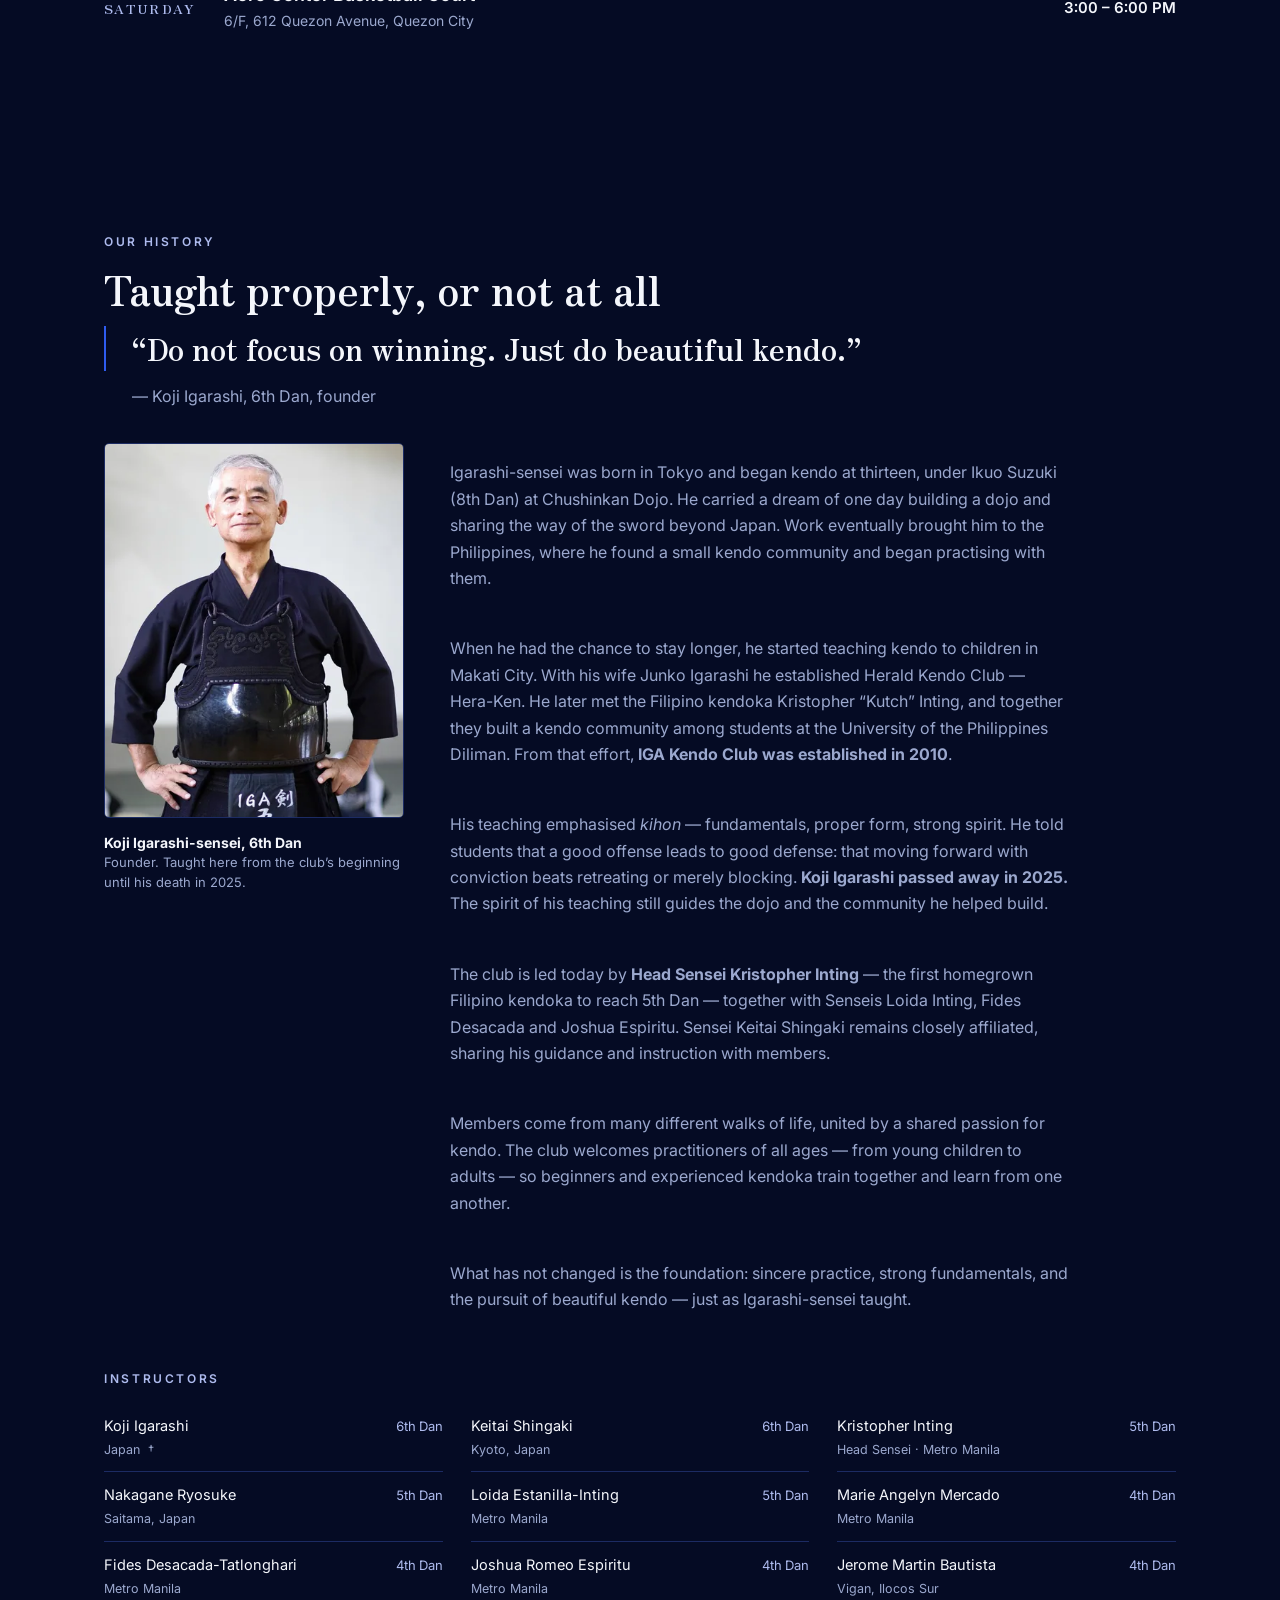
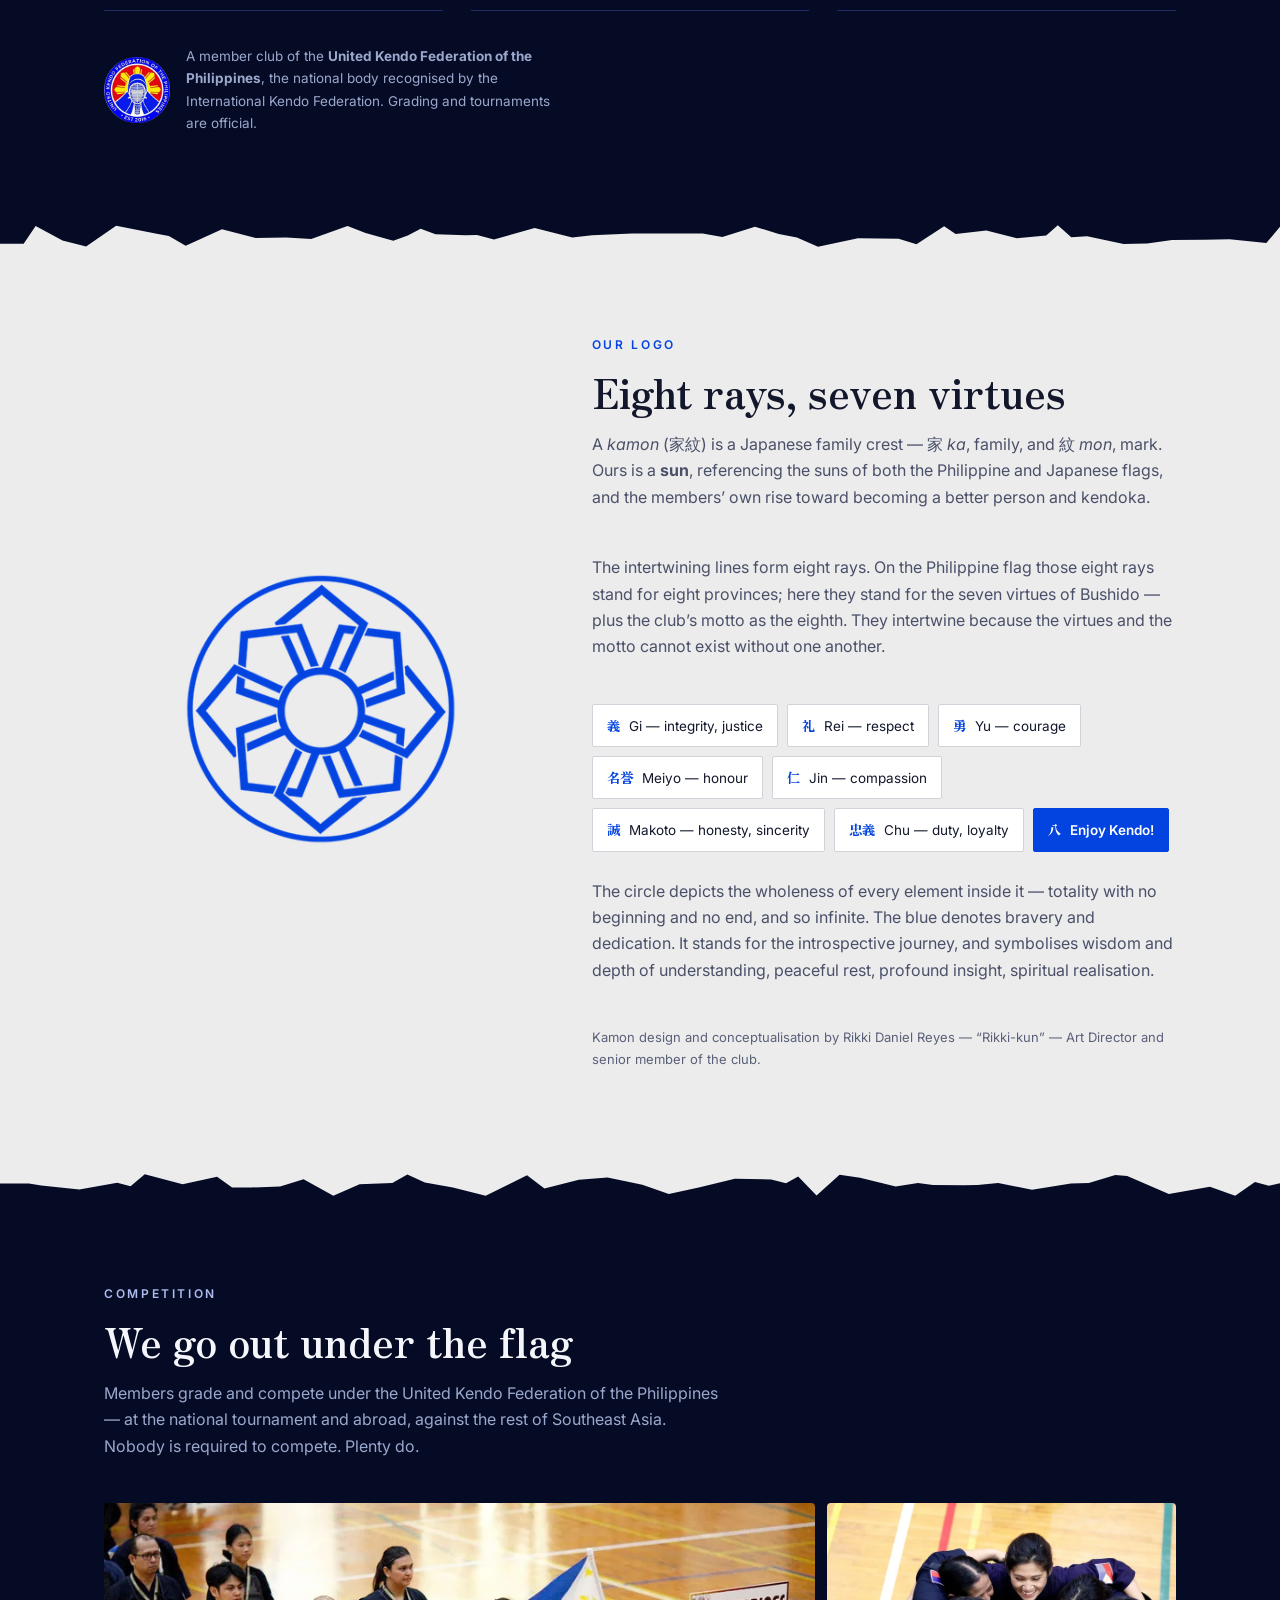
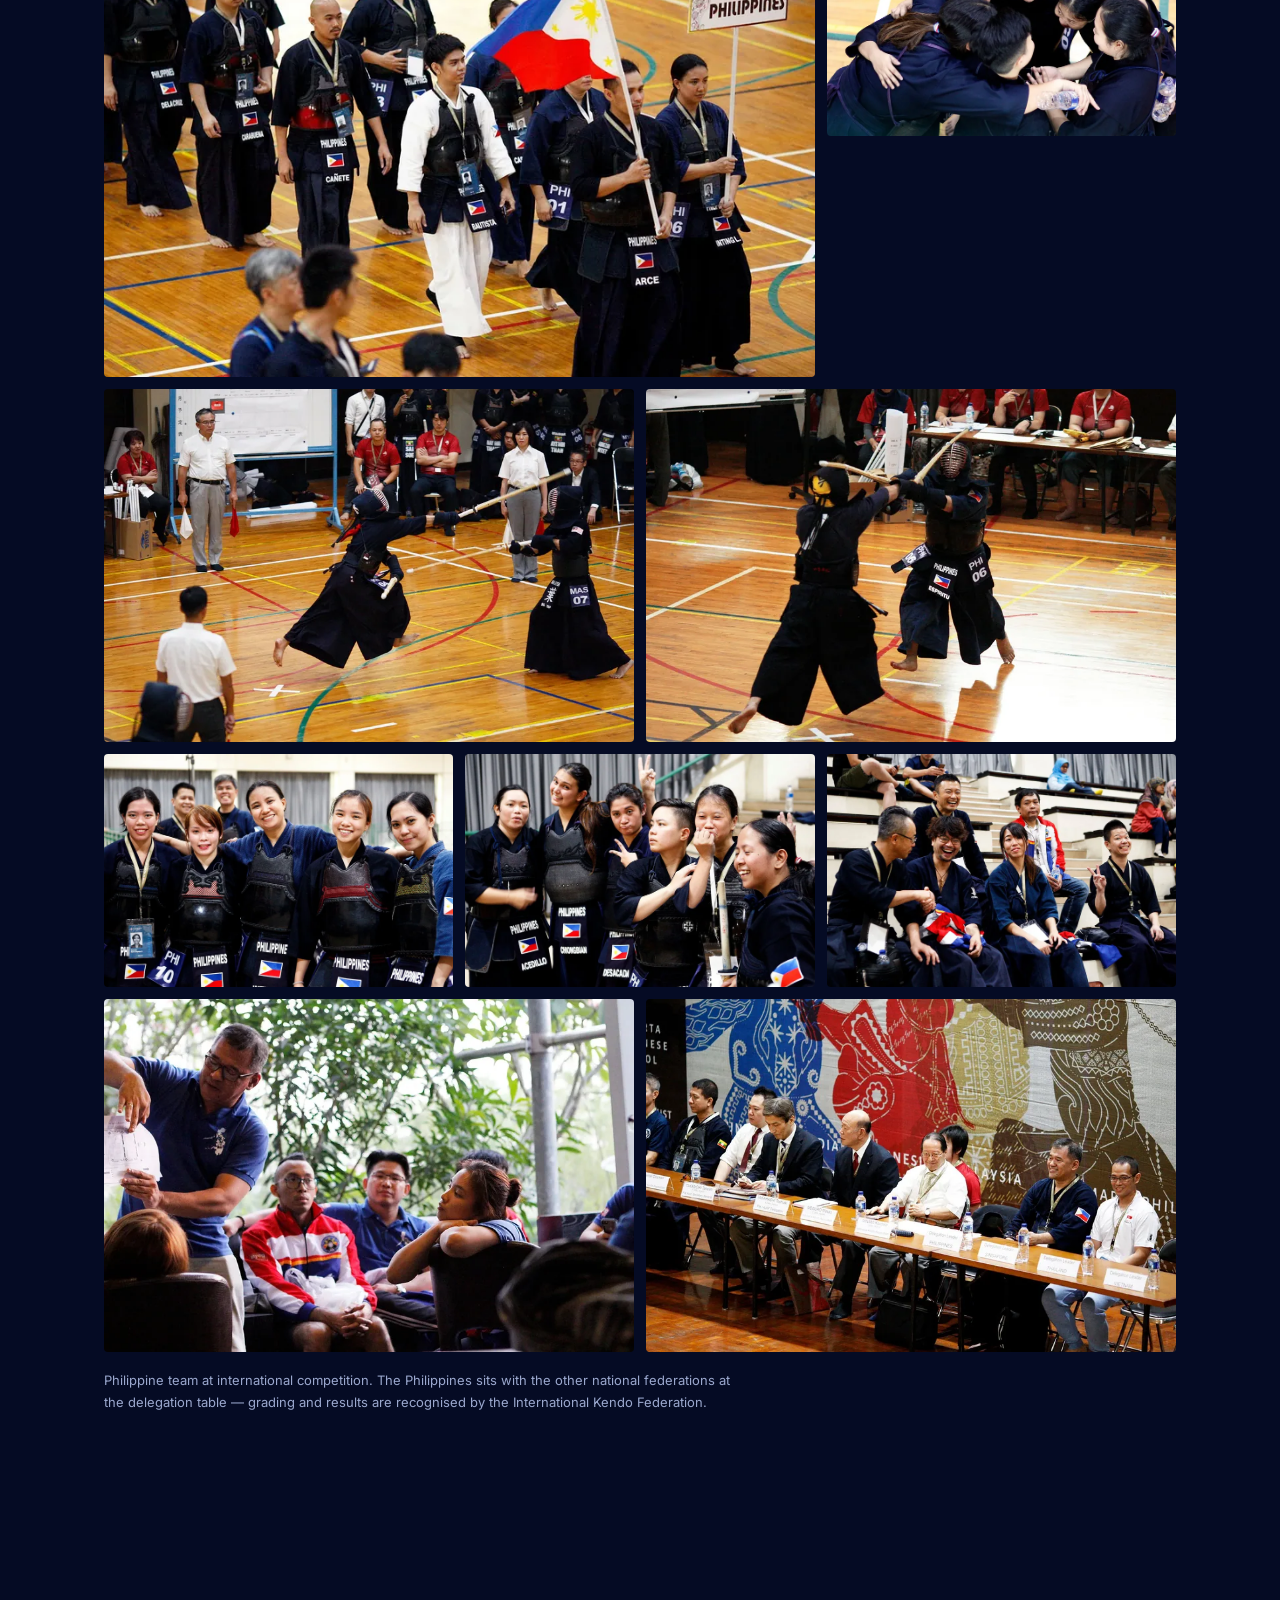
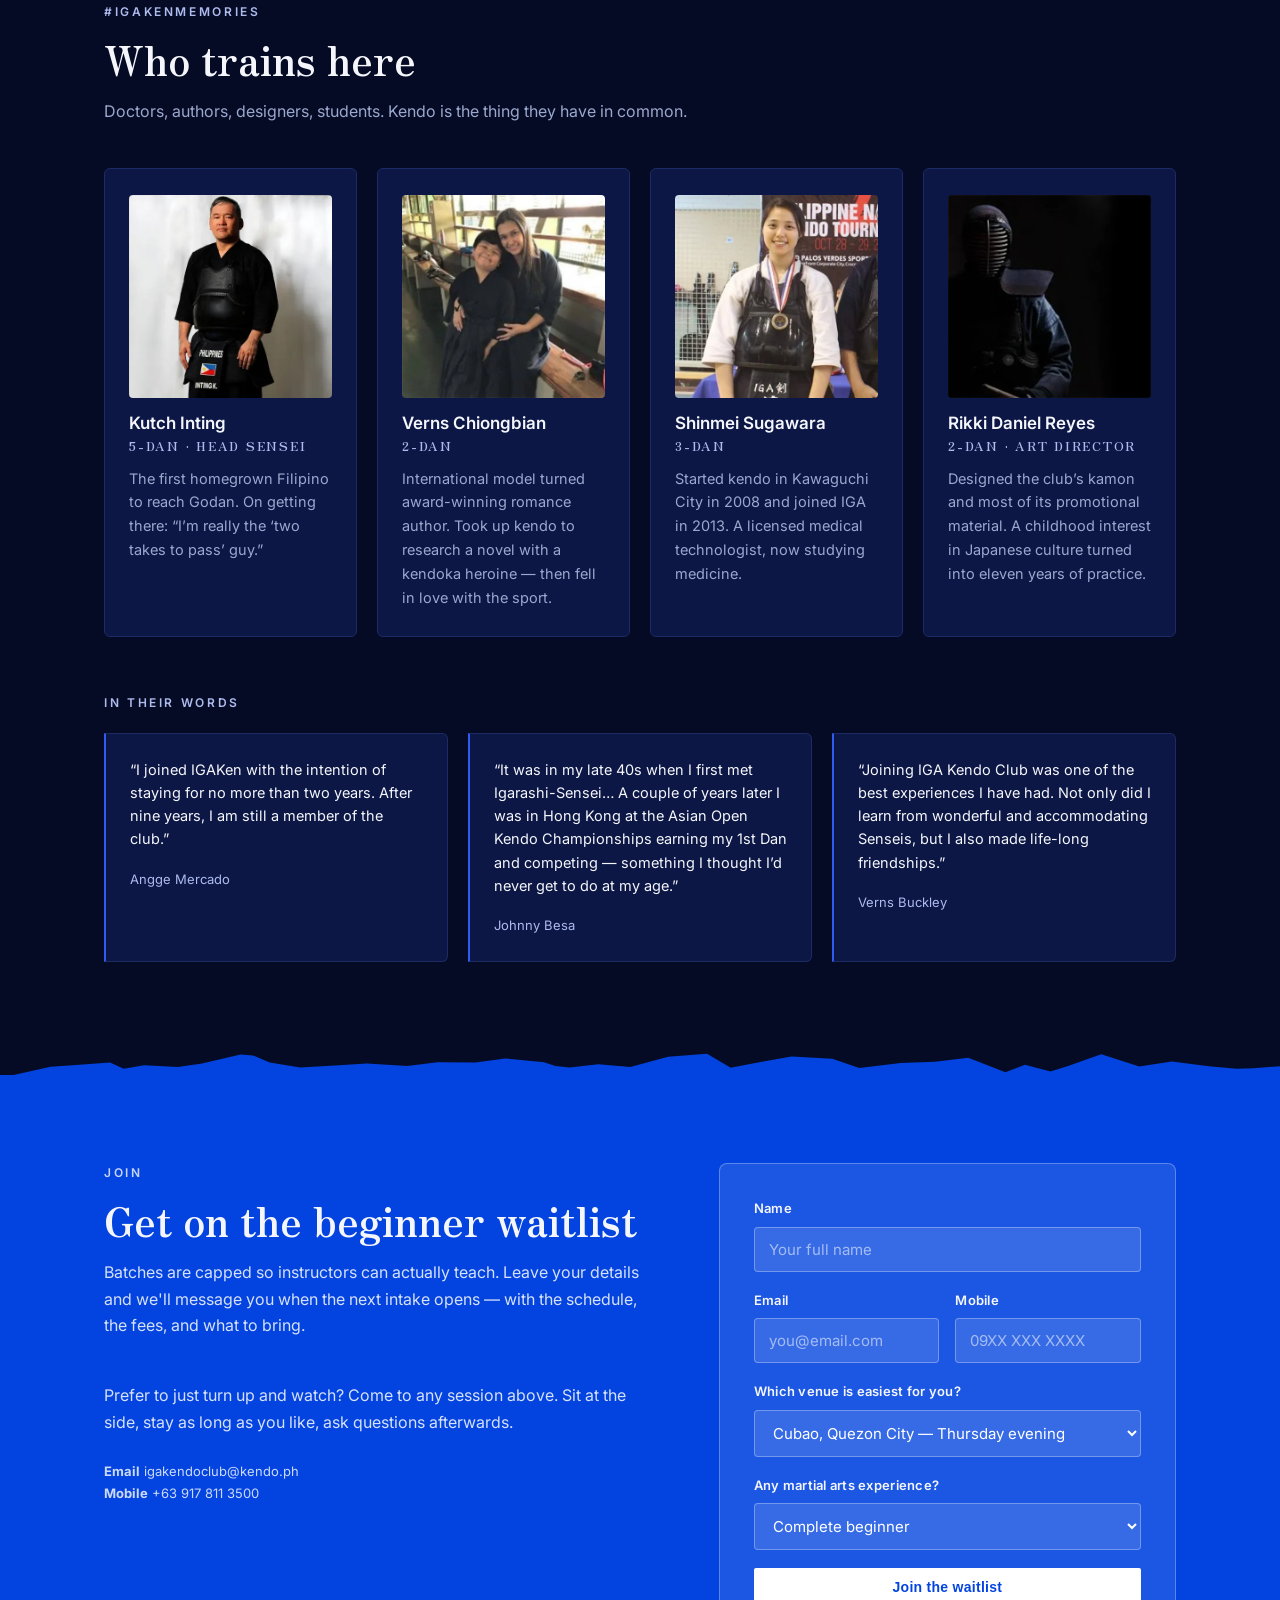
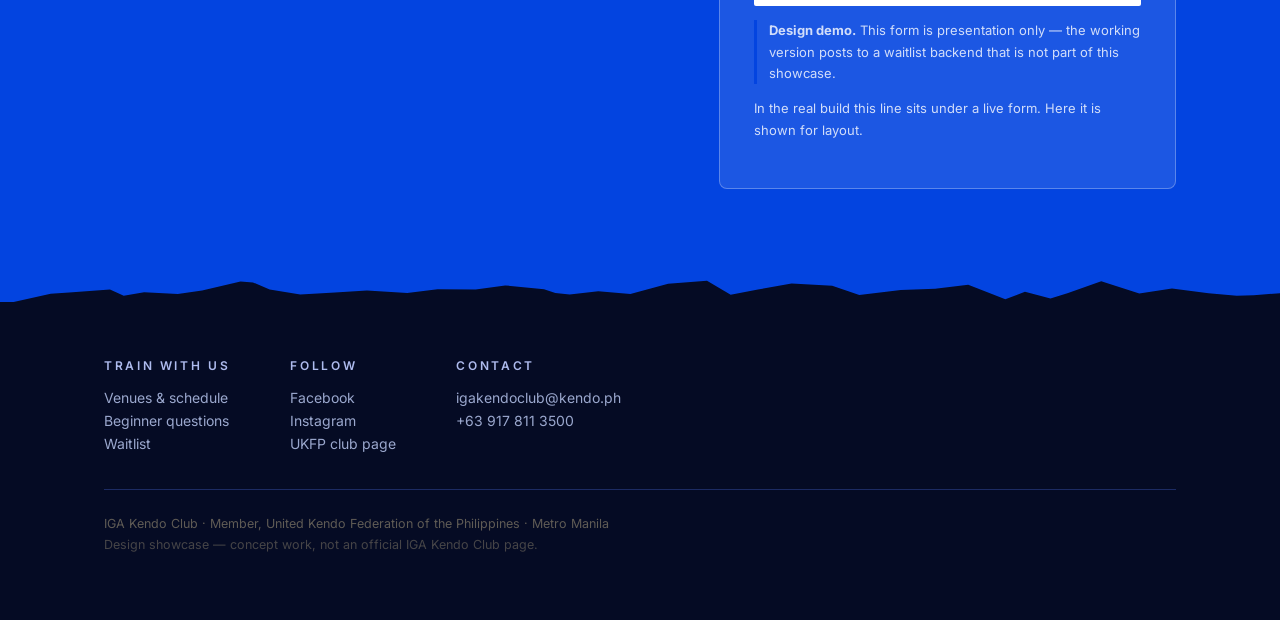
<file: work/iga-kendo/index.html>
<!doctype html>
<!--
  ============================================================================
  IGA Kendo Club landing page — DESIGN SHOWCASE
  Design + build: Cael  ·  Shown as portfolio work inside personal-portfolio/

  This copy is presentation only. All backend code has been removed:
  no waitlist endpoint, no fetch, no form handler, no scripts of any kind
  beyond the page-entrance effect. The waitlist form is inert by design.

  Content verified from kendo.ph/igaken/ (2026-09-03): the three venues and
  their schedules, the club email and mobile, founder Koji Igarashi (6th Dan),
  Head Sensei Kristopher "Kutch" Inting (5th Dan), the "Enjoy Kendo!" motto.
  No fee is stated anywhere because IGA publishes none — nothing is invented.
  ============================================================================
-->
<html lang="en">
<head>
<meta charset="utf-8">
<meta name="viewport" content="width=device-width, initial-scale=1">
<title>IGA Kendo Club — Enjoy Kendo!</title>
<link rel="preconnect" href="https://fonts.googleapis.com">
<link rel="preconnect" href="https://fonts.gstatic.com" crossorigin>
<link href="https://fonts.googleapis.com/css2?family=Zen+Antique&family=Inter:wght@400;500;600;700&display=swap" rel="stylesheet">
<style>
  :root{
    /* Sampled from the club's own kamon file — #0344E0 is exact, not approximated. */
    --blue:#0344E0;
    --blue-lift:#2F5CF0;
    --navy:#0B3190;
    --periwinkle:#AEBBEE;
    --paper:#ECECED;
    --paper-ink:#12172B;
    --bg:#050B24;
    --bg-2:#08113A;
    --surface:#0C1745;
    --line:#1C2B63;
    --ink:#F4F6FB;
    --muted:#9BA8CE;
    --bamboo:#d7b06a;
    --gold:#c9a227;
    --serif:"Zen Antique", "Hiragino Mincho ProN", Georgia, serif;
    --sans:"Inter", system-ui, -apple-system, "Segoe UI", Roboto, sans-serif;
    --wrap:1120px;
  }
  *{box-sizing:border-box}
  html{scroll-behavior:smooth}
  html,body{overflow-x:clip}
  body{
    margin:0; background:var(--bg); color:var(--ink);
    font-family:var(--sans); font-size:16px; line-height:1.65;
    -webkit-font-smoothing:antialiased;
  }
  .wrap{max-width:var(--wrap); margin:0 auto; padding:0 24px}
  h1,h2,h3{font-family:var(--serif); font-weight:400; line-height:1.15; margin:0}
  a{color:inherit}
  .eyebrow{
    font-size:12px; letter-spacing:.22em; text-transform:uppercase;
    color:var(--periwinkle); font-weight:600; margin-bottom:14px;
  }
  .todo{
    background:rgba(201,162,39,.18); border:1px dashed var(--gold);
    padding:1px 7px; border-radius:4px; font-size:.85em; color:var(--gold);
    font-family:var(--sans); font-weight:600;
    white-space:normal; overflow-wrap:anywhere;
  }

  /* ---------- nav ---------- */
  nav{
    position:sticky; top:0; z-index:50; backdrop-filter:blur(12px);
    background:rgba(5,11,36,.86); border-bottom:1px solid var(--line);
  }
  nav .wrap{display:flex; align-items:center; gap:28px; height:66px}
  .brand{display:flex; align-items:center; gap:11px; font-family:var(--serif); font-size:19px; text-decoration:none}
  .brand .mark{width:28px; height:28px; flex:none; display:block}
  nav .links{margin-left:auto; display:flex; gap:26px; align-items:center}
  nav .links a{text-decoration:none; font-size:14px; color:var(--muted); font-weight:500; transition:color .2s}
  nav .links a:hover{color:var(--ink)}
  .btn{
    display:inline-block; background:var(--blue); color:#fff; text-decoration:none;
    padding:11px 22px; border-radius:2px; font-weight:600; font-size:14px;
    letter-spacing:.02em; border:none; cursor:pointer; transition:background .2s, transform .12s;
  }
  .btn:hover{background:var(--blue-lift)}
  .btn:active{transform:translateY(1px)}
  .btn-ghost{background:transparent; border:1px solid var(--line); color:var(--ink)}
  .btn-ghost:hover{background:var(--surface); border-color:#3a3a44}

  /* ---------- hero ---------- */
  /* The hero is the club's flat brand blue — the field their own posts are built on. */
  header{position:relative; overflow:hidden; background:var(--blue)}
  header::before{
    content:""; position:absolute; inset:0;
    background:radial-gradient(760px 420px at 50% 74%, rgba(255,255,255,.13), transparent 70%);
    pointer-events:none;
  }
  .hero .eyebrow{color:rgba(255,255,255,.75)}
  .hero h1 .jp{color:rgba(255,255,255,.62)}
  .hero p.lead{color:rgba(255,255,255,.84)}
  .hero .btn{background:#fff; color:var(--blue)}
  .hero .btn:hover{background:var(--paper)}
  .hero .btn-ghost{background:transparent; border:1px solid rgba(255,255,255,.55); color:#fff}
  .hero .btn-ghost:hover{background:rgba(255,255,255,.12); border-color:#fff}
  .hero{position:relative; padding:74px 0 0; text-align:center}
  .hero h1{font-size:clamp(40px,7vw,78px); letter-spacing:-.01em}
  .hero h1 .jp{display:block; font-size:.42em; letter-spacing:.5em; margin-bottom:16px}
  .hero p.lead{
    max-width:560px; margin:20px auto 0; font-size:17px;
  }
  .hero .cta{display:flex; gap:12px; justify-content:center; margin-top:30px; flex-wrap:wrap}

  /* ---------- the clash ---------- */
  .stage{
    position:relative; width:100%; max-width:940px; margin:6px auto -6px;
  }
  .stage svg{width:100%; height:auto; display:block}
  .shake{animation:shake 4.6s infinite}
  @keyframes shake{
    0%,45.5%   {transform:translate(0,0)}
    46.5%      {transform:translate(-5px,2px)}
    47.5%      {transform:translate(4px,-2px)}
    48.5%      {transform:translate(-2px,1px)}
    50%,100%   {transform:translate(0,0)}
  }
  .swing{transform-origin:0 0; animation:swing 4.6s cubic-bezier(.5,.05,.3,1) infinite}
  @keyframes swing{
    0%,12%    {transform:rotate(-14deg)}
    17%       {transform:rotate(4deg)}    /* small dip — load up */
    31%       {transform:rotate(-138deg)} /* furikaburi: overhead */
    39%       {transform:rotate(-146deg)} /* hold, tension */
    46%       {transform:rotate(-30deg)}  /* men strike */
    58%       {transform:rotate(-30deg)}  /* zanshin */
    74%       {transform:rotate(-33deg)}
    86%,100%  {transform:rotate(-14deg)}
  }
  .lunge{animation:lunge 4.6s cubic-bezier(.5,.05,.3,1) infinite}
  @keyframes lunge{
    0%,31%    {transform:translateX(0)}
    39%       {transform:translateX(-8px)} /* weight back */
    46%,58%   {transform:translateX(60px)} /* fumikomi */
    74%       {transform:translateX(54px)}
    86%,100%  {transform:translateX(0)}
  }
  .breathe{animation:breathe 4.6s ease-in-out infinite}
  @keyframes breathe{
    0%,12%,86%,100%{transform:translateY(0)}
    31%{transform:translateY(-3px)}
    46%,58%{transform:translateY(1px)}
  }
  .impact{transform-box:fill-box; transform-origin:center; animation:impact 4.6s ease-out infinite}
  @keyframes impact{
    0%,44%   {opacity:0; transform:scale(.15)}
    46%      {opacity:1; transform:scale(1)}
    56%      {opacity:0; transform:scale(2.6)}
    100%     {opacity:0; transform:scale(.15)}
  }
  .spark{transform-box:fill-box; transform-origin:center; animation:spark 4.6s ease-out infinite}
  @keyframes spark{
    0%,44.5% {opacity:0; transform:scale(.2) rotate(0deg)}
    46%      {opacity:1; transform:scale(1) rotate(12deg)}
    53%      {opacity:0; transform:scale(1.9) rotate(26deg)}
    100%     {opacity:0}
  }
  .flash{animation:flash 4.6s ease-out infinite}
  @keyframes flash{
    0%,45%{opacity:0} 46%{opacity:.38} 53%{opacity:0} 100%{opacity:0}
  }
  .dust{transform-box:fill-box; transform-origin:center bottom; animation:dust 4.6s ease-out infinite}
  @keyframes dust{
    0%,44%  {opacity:0; transform:scale(.3)}
    47%     {opacity:.5; transform:scale(1)}
    60%     {opacity:0; transform:scale(1.8)}
    100%    {opacity:0}
  }
  .kiai{
    font-family:var(--serif); font-size:34px; fill:var(--ink);
    letter-spacing:.16em; text-anchor:middle;
    transform-box:fill-box; transform-origin:center;
    animation:kiai 4.6s ease-out infinite;
  }
  @keyframes kiai{
    0%,44%  {opacity:0; transform:scale(.7)}
    47%     {opacity:1; transform:scale(1)}
    62%     {opacity:1; transform:scale(1.04)}
    72%     {opacity:0; transform:scale(1.12)}
    100%    {opacity:0}
  }
  .hint{
    text-align:center; font-size:12px; color:rgba(255,255,255,.55); letter-spacing:.16em;
    text-transform:uppercase; padding:0 24px 34px;
  }

  /* ---------- sections ---------- */
  section{padding:88px 0; position:relative}

  /* The torn edge is the club's signature — a clean rectangular seam reads as off-brand
     even when the colour is right, so every section change tears instead of cutting. */
  .torn{display:block; width:100%; height:26px; margin-bottom:-1px; position:relative; z-index:2}

  /* paper section: their off-white torn-paper strip, dark type */
  .paper{background:var(--paper); color:var(--paper-ink)}
  .paper .eyebrow{color:var(--blue)}
  .paper .sub{color:#4A5068}
  .paper .card{background:#fff; border-color:#DCDCE2}
  .paper .card:hover{border-color:#B9B9C4}
  .paper .card p{color:#4A5068}
  .paper .card .num{color:var(--blue)}
  .paper .todo{background:rgba(3,68,224,.10); border-color:var(--blue); color:var(--navy)}

  /* blue section: flat brand field, white type */
  .on-blue{background:var(--blue)}
  .on-blue .eyebrow{color:rgba(255,255,255,.78)}
  .on-blue .sub{color:rgba(255,255,255,.84)}
  .on-blue .note{color:rgba(255,255,255,.8)}
  .on-blue .form-wrap{background:rgba(255,255,255,.10); border-color:rgba(255,255,255,.28)}
  .on-blue .field input,.on-blue .field select,.on-blue .field textarea{
    background:rgba(255,255,255,.12); border-color:rgba(255,255,255,.3); color:#fff;
  }
  .on-blue .field input::placeholder{color:rgba(255,255,255,.55)}
  .on-blue .field input:focus,.on-blue .field select:focus{
    border-color:#fff; box-shadow:0 0 0 3px rgba(255,255,255,.22);
  }
  .on-blue .field select option{color:var(--paper-ink)}
  .on-blue .btn{background:#fff; color:var(--blue)}
  .on-blue .btn:hover{background:var(--paper)}
  section h2{font-size:clamp(28px,4vw,40px); margin-bottom:14px}
  section .sub{color:var(--muted); max-width:620px; margin-bottom:44px}

  .grid{display:grid; gap:20px}
  .g4{grid-template-columns:repeat(4,1fr)}
  .g3{grid-template-columns:repeat(3,1fr)}
  .g2{grid-template-columns:1.1fr .9fr; gap:56px; align-items:start}

  .card{
    background:var(--surface); border:1px solid var(--line); border-radius:6px;
    padding:26px 24px; transition:border-color .2s, transform .2s;
  }
  .card:hover{border-color:#3a3a44; transform:translateY(-2px)}
  .card .num{
    font-family:var(--serif); font-size:13px; color:var(--red-soft);
    letter-spacing:.2em; margin-bottom:12px;
  }
  .card h3{font-size:19px; margin-bottom:8px; font-family:var(--sans); font-weight:600}
  .card p{margin:0; color:var(--muted); font-size:14.5px}

  /* venues */
  .venue{
    display:grid; grid-template-columns:auto 1fr auto; gap:24px; align-items:center;
    padding:24px 0; border-bottom:1px solid var(--line);
  }
  .venue:last-child{border-bottom:none}
  .venue .day{
    font-family:var(--serif); font-size:13px; letter-spacing:.18em; text-transform:uppercase;
    color:var(--periwinkle); width:96px;
  }
  .venue h3{font-size:18px; font-family:var(--sans); font-weight:600; margin-bottom:3px}
  .venue .addr{color:var(--muted); font-size:14px}
  .venue .time{font-variant-numeric:tabular-nums; color:var(--ink); font-weight:600; font-size:15px; white-space:nowrap}

  /* lineage */
  .quote{
    font-family:var(--serif); font-size:clamp(22px,3vw,30px); line-height:1.5;
    border-left:2px solid var(--blue-lift); padding-left:26px; margin:0 0 26px;
  }
  .virtues{display:flex; flex-wrap:wrap; gap:10px; margin-top:26px}
  .virtue{
    border:1px solid var(--line); border-radius:2px; padding:8px 14px; font-size:13px;
    background:var(--bg-2);
  }
  .virtue b{font-family:var(--serif); color:var(--gold); margin-right:8px; font-weight:400}

  /* form */
  .form-wrap{background:var(--surface); border:1px solid var(--line); border-radius:8px; padding:34px}
  .field{margin-bottom:18px}
  .field label{display:block; font-size:13px; font-weight:600; margin-bottom:7px; letter-spacing:.02em}
  .field input, .field select, .field textarea{
    width:100%; background:var(--bg); border:1px solid var(--line); color:var(--ink);
    padding:12px 14px; border-radius:4px; font-family:inherit; font-size:15px;
  }
  .field input:focus, .field select:focus, .field textarea:focus{
    outline:none; border-color:var(--blue); box-shadow:0 0 0 3px rgba(3,68,224,.20);
  }
  .row2{display:grid; grid-template-columns:1fr 1fr; gap:16px}
  .note{font-size:13px; color:var(--muted); margin-top:14px}

  /* instructor roster */
  .roster{display:grid; grid-template-columns:repeat(3,1fr); gap:0 28px; margin-top:8px}
  .roster div{
    display:flex; justify-content:space-between; gap:16px; align-items:baseline;
    padding:11px 0; border-bottom:1px solid var(--line); font-size:14.5px;
  }
  .roster .rank{color:var(--periwinkle); font-variant-numeric:tabular-nums; white-space:nowrap; font-size:13px}
  .roster .where{display:block; color:var(--muted); font-size:12.5px; margin-top:2px}

  /* federation badge */
  .badge{display:flex; align-items:center; gap:16px; margin-top:34px}
  .badge img{width:66px; height:66px; flex:none}
  .badge p{margin:0; color:var(--muted); font-size:13.5px; max-width:380px}

  /* kamon feature */
  .kamon-grid{display:grid; grid-template-columns:.85fr 1.15fr; gap:56px; align-items:center}
  .kamon-art{width:100%; max-width:280px; margin:0 auto; display:block}
  .rays{display:flex; flex-wrap:wrap; gap:9px; margin-top:22px}
  .ray{
    border:1px solid #D2D2DA; background:#fff; border-radius:2px;
    padding:9px 14px; font-size:13.5px; color:var(--paper-ink);
  }
  .ray b{font-family:var(--serif); color:var(--blue); margin-right:9px; font-weight:400}
  .ray.motto{background:var(--blue); border-color:var(--blue); color:#fff; font-weight:600}
  .ray.motto b{color:#fff}
  .credit{margin-top:24px; font-size:13px; color:#5A6078}

  /* members + testimonials */
  .member h3{font-size:17px; margin-bottom:2px}
  .member .rank{
    font-family:var(--serif); font-size:12.5px; color:var(--periwinkle);
    letter-spacing:.14em; text-transform:uppercase; margin-bottom:10px; display:block;
  }
  .voices{display:grid; grid-template-columns:repeat(3,1fr); gap:20px; margin-top:20px}
  .voice{
    background:var(--surface); border:1px solid var(--line); border-left:2px solid var(--blue-lift);
    border-radius:0 6px 6px 0; padding:24px;
  }
  .voice p{margin:0 0 14px; font-size:14.5px; color:var(--ink); line-height:1.6}
  .voice cite{font-style:normal; font-size:13px; color:var(--periwinkle)}

  @media (max-width:900px){
    .roster{grid-template-columns:repeat(2,1fr)}
    .kamon-grid{grid-template-columns:1fr; gap:34px}
    .voices{grid-template-columns:1fr}
  }
  @media (max-width:620px){ .roster{grid-template-columns:1fr} }

  /* ---------- photography ---------- */
  /* Every photo box declares its ratio so nothing reflows on load
     (ux-guidelines: Content Jumping / CLS, severity High). */
  figure{margin:0}
  .shot-wide{
    position:relative; overflow:hidden; border-radius:5px; aspect-ratio:3/2;
    background:var(--bg-2);
  }
  .shot-wide img{width:100%; height:100%; object-fit:cover; display:block}
  .cap{
    margin-top:12px; font-size:13px; color:var(--muted); max-width:640px;
  }
  .paper .cap{color:#5A6078}

  .band{margin-top:46px}
  .band .shot-wide{aspect-ratio:16/7}

  /* founder portrait */
  .founder{
    display:grid;
    grid-template-columns:minmax(220px, 300px) minmax(0, 1fr);
    gap:clamp(24px, 3.6vw, 48px);
    align-items:start;
  }
  .founder .frame{
    position:relative; border-radius:5px; overflow:hidden; aspect-ratio:4/5;
    background:var(--bg-2); border:1px solid var(--line);
  }
  .founder .frame img{width:100%; height:100%; object-fit:cover; display:block}
  .founder .plate{
    margin:14px 0 0; font-size:13px; color:var(--muted); line-height:1.5;
  }
  .founder .sub:last-child{margin-bottom:0}
  .founder .plate strong{color:var(--ink); display:block; font-size:14px}

  /* tournament mosaic — visuals first, asymmetric so it doesn't read as a table */
  .mosaic{display:grid; grid-template-columns:repeat(6,1fr); gap:12px; margin-top:14px}
  .mosaic figure{
    position:relative; overflow:hidden; border-radius:4px; aspect-ratio:3/2;
    background:var(--bg-2);
  }
  .mosaic img{
    width:100%; height:100%; object-fit:cover; display:block;
    transition:transform .5s cubic-bezier(.2,.6,.2,1);
  }
  .mosaic figure:hover img{transform:scale(1.04)}
  .sp2{grid-column:span 2} .sp3{grid-column:span 3} .sp4{grid-column:span 4}

  /* member portraits */
  .member .shot{
    /* height:auto is required — the height="456" attribute is a presentation
       hint that otherwise beats aspect-ratio and stretches the portrait. */
    width:100%; height:auto; aspect-ratio:1; object-fit:cover; display:block;
    border-radius:4px; margin-bottom:16px; background:var(--bg-2);
  }

  @media (prefers-reduced-motion: reduce){
    .mosaic img{transition:none}
    .mosaic figure:hover img{transform:none}
  }
  @media (max-width:860px){
    .founder{grid-template-columns:1fr; gap:22px}
    .founder .frame{max-width:min(320px, 70vw)}
    .founder .plate{max-width:min(340px, 76vw)}
    .mosaic{grid-template-columns:repeat(4,1fr)}
    .sp4{grid-column:span 4} .sp3{grid-column:span 2} .sp2{grid-column:span 2}
    .band .shot-wide{aspect-ratio:3/2}
  }
  @media (max-width:620px){
    .mosaic{grid-template-columns:1fr; gap:10px}
    .sp2,.sp3,.sp4{grid-column:span 1}
  }

  footer{padding:54px 0 64px; color:var(--muted); font-size:14px}
  footer .cols{display:flex; gap:60px; flex-wrap:wrap; margin-bottom:34px}
  footer a{color:var(--muted); text-decoration:none}
  footer a:hover{color:var(--ink)}
  footer .fine{border-top:1px solid var(--line); padding-top:24px; font-size:12.5px; color:#5f5b55}

  @media (max-width:900px){
    .g4{grid-template-columns:repeat(2,1fr)}
    .g3{grid-template-columns:1fr}
    .g2{grid-template-columns:1fr; gap:36px}
    nav .links a:not(.btn){display:none}
  }
  @media (max-width:620px){
    /* the clash gets tiny at phone widths — scale in and crop the empty sides */
    .stage{overflow:hidden}
    .stage svg{transform:scale(1.55); transform-origin:center}
    .g4{grid-template-columns:1fr}
    .venue{grid-template-columns:1fr; gap:8px}
    .venue .day{width:auto}
    .row2{grid-template-columns:1fr}
    section{padding:64px 0}
    .form-wrap{padding:24px}
  }

  /* Someone with vestibular sensitivity should still see the strike — just held, not looped. */
  @media (prefers-reduced-motion: reduce){
    .shake,.swing,.lunge,.breathe,.impact,.spark,.flash,.dust,.kiai{animation:none}
    .swing{transform:rotate(-30deg)}
    .lunge{transform:translateX(60px)}
    .impact,.spark,.kiai{opacity:1}
    .flash{opacity:.2}
    html{scroll-behavior:auto}
  }
</style>

<!-- ===== Portfolio chrome + immersive page transition (added for showcase) ===== -->
<style>
  :root{ --cael-bar-h:48px; --cael-ink:#0E1417; --cael-line:#222E34;
         --cael-text:#E8EEF1; --cael-muted:#98A6AD; --cael-accent:#2E9CC9; }

  /* the client site's own sticky nav sits below our bar */
  nav{ top:var(--cael-bar-h) !important; }

  .cael-bar{
    position:sticky; top:0; z-index:100;
    min-height:var(--cael-bar-h);
    background:var(--cael-ink); border-bottom:1px solid var(--cael-line);
    font-family:ui-sans-serif,system-ui,"Segoe UI",Roboto,sans-serif;
  }
  .cael-bar-in{
    max-width:1200px; margin:0 auto; padding:0 20px;
    min-height:var(--cael-bar-h);
    display:flex; align-items:center; justify-content:space-between; gap:16px;
  }
  .cael-back{
    display:inline-flex; align-items:center; gap:9px;
    min-height:44px; padding:0 12px 0 4px; margin-left:-4px;
    color:var(--cael-text); text-decoration:none;
    font-size:14px; font-weight:600; border-radius:8px;
  }
  .cael-back:hover{ color:var(--cael-accent); }
  .cael-back:focus-visible{ outline:2px solid var(--cael-accent); outline-offset:2px; }
  .cael-back svg{ width:16px; height:16px; flex:none; }
  .cael-tag{
    display:inline-flex; align-items:center; gap:8px;
    color:var(--cael-muted); font-size:12px; letter-spacing:.07em;
    text-transform:uppercase; font-weight:600; text-align:right;
  }
  .cael-dot{ width:6px; height:6px; border-radius:50%; background:var(--cael-accent); flex:none; }
  @media (max-width:640px){
    .cael-tag span{ display:none; }
    .cael-bar-in{ padding:0 14px; }
  }

  /* the inert waitlist form reads as a demo, not as broken */
  .demo-note{ border-left:3px solid var(--blue); padding-left:12px; }
  .showcase-note{ opacity:.72; }
  #waitlistForm button[aria-disabled="true"]{ cursor:default; }

  /* ---- immersive transition ---------------------------------------- */
  /* Cross-document view transitions where supported (Chrome/Edge). */
  @view-transition{ navigation:auto; }
  ::view-transition-old(root){ animation:caelOut 240ms cubic-bezier(.4,0,1,1) both; }
  ::view-transition-new(root){ animation:caelIn 460ms cubic-bezier(0,0,.2,1) both; }
  @keyframes caelOut{ to{ opacity:0; transform:scale(1.04); } }
  @keyframes caelIn{ from{ opacity:0; transform:scale(.985); } }

  /* Fallback curtain for browsers without cross-document transitions.
     Created only when JS runs, never blocks clicks, and is torn down by a
     hard timeout as well as by the animation - so it can never strand
     anyone behind a blank screen. */
  .cael-enter body::before{
    content:""; position:fixed; inset:0; z-index:9999; pointer-events:none;
    background:var(--cael-ink);
    animation:caelCurtain 620ms cubic-bezier(.2,0,0,1) forwards;
  }
  @keyframes caelCurtain{ from{ opacity:1; } to{ opacity:0; visibility:hidden; } }

  @media (prefers-reduced-motion:reduce){
    ::view-transition-old(root),::view-transition-new(root){ animation:none !important; }
    .cael-enter body::before{ display:none !important; }
  }
</style>
<script>
  /* Entrance curtain. Gated on JS + motion preference, and removed on a
     timer no matter what happens, so nothing depends on an animation or an
     event actually firing. */
  (function () {
    var root = document.documentElement;
    var reduce = window.matchMedia && window.matchMedia('(prefers-reduced-motion: reduce)').matches;
    function clear() { root.classList.remove('cael-enter'); }
    if (!reduce) { root.classList.add('cael-enter'); window.setTimeout(clear, 1400); }
    window.addEventListener('pageshow', clear);
  })();
</script>
</head>
<body>

<div class="cael-bar">
  <div class="cael-bar-in">
    <a class="cael-back" href="/#work">
      <svg viewBox="0 0 24 24" fill="none" stroke="currentColor" stroke-width="2.2"
           stroke-linecap="round" stroke-linejoin="round" aria-hidden="true">
        <path d="M19 12H5"/><path d="m12 19-7-7 7-7"/>
      </svg>
      Back to Cael's work
    </a>
    <p class="cael-tag"><span class="cael-dot" aria-hidden="true"></span>IGA Kendo Club<span> · design showcase</span></p>
  </div>
</div>


<nav>
  <div class="wrap">
    <a class="brand" href="#top">
      <img class="mark" alt="IGA Kendo Club kamon"
           src="[data-uri]">
      IGA Kendo Club
    </a>
    <div class="links">
      <a href="#start">Start here</a>
      <a href="#venues">Venues</a>
      <a href="#lineage">History</a>
      <a href="#members">Members</a>
      <a class="btn" href="#join">Join a class</a>
    </div>
  </div>
</nav>

<header id="top">
  <div class="hero">
    <div class="wrap">
      <h1><span class="jp">剣道</span>Enjoy Kendo!</h1>
      <p class="lead">
        The Japanese art of the sword, taught in Metro Manila since 2010.
        All ages, all levels — beginners start with nothing but a change of clothes.
      </p>
      <div class="cta">
        <a class="btn" href="#join">Join the next beginner batch</a>
        <a class="btn btn-ghost" href="#start">What a first session looks like</a>
      </div>
    </div>

    <!-- ================= THE CLASH ================= -->
    <div class="stage">
      <svg viewBox="0 40 800 275" role="img"
           aria-label="Two kendoka in armour step in and strike each other's men — the head — at the same moment.">
        <defs>
          <linearGradient id="gi" x1="0" y1="0" x2="0" y2="1">
            <stop offset="0%"  stop-color="#070E2C"/>
            <stop offset="100%" stop-color="#02050F"/>
          </linearGradient>
          <linearGradient id="armour" x1="0" y1="0" x2="0" y2="1">
            <stop offset="0%"  stop-color="#0C1640"/>
            <stop offset="100%" stop-color="#03071B"/>
          </linearGradient>
          <linearGradient id="bamboo" x1="0" y1="0" x2="1" y2="0">
            <stop offset="0%"  stop-color="#8a6a34"/>
            <stop offset="22%" stop-color="#d7b06a"/>
            <stop offset="100%" stop-color="#e6c88c"/>
          </linearGradient>
          <radialGradient id="burst">
            <stop offset="0%"   stop-color="#fff"          stop-opacity=".95"/>
            <stop offset="38%"  stop-color="#ffe6a8"       stop-opacity=".7"/>
            <stop offset="100%" stop-color="#0344E0"       stop-opacity="0"/>
          </radialGradient>
          <radialGradient id="flashGrad" cx="50%" cy="32%" r="62%">
            <stop offset="0%"   stop-color="#fff" stop-opacity="1"/>
            <stop offset="55%"  stop-color="#fff" stop-opacity=".35"/>
            <stop offset="100%" stop-color="#fff" stop-opacity="0"/>
          </radialGradient>
          <radialGradient id="sun">
            <stop offset="0%" stop-color="#FFFFFF" stop-opacity=".16"/>
            <stop offset="100%" stop-color="#FFFFFF" stop-opacity="0"/>
          </radialGradient>

          <!-- One kendoka, facing right. Origin sits between the feet. -->
          <g id="kendoka">
            <!-- rear leg / hakama -->
            <path d="M-46,0 L-24,-92 L6,-92 L-4,0 Z" fill="url(#gi)"/>
            <!-- front leg / hakama -->
            <path d="M4,0 L-2,-92 L28,-92 L44,0 Z" fill="url(#gi)"/>
            <!-- hakama pleat -->
            <path d="M-6,-88 L-2,-6" stroke="#02061A" stroke-opacity=".55" stroke-width="1.6"/>
            <!-- tare: the waist flaps -->
            <path d="M-26,-96 L30,-96 L34,-70 L24,-64 L-20,-64 L-28,-72 Z" fill="url(#armour)"/>
            <path d="M-4,-94 L2,-94 L4,-66 L-6,-66 Z" fill="#02050F" opacity=".7"/>
            <!-- do: the chest armour -->
            <path d="M-20,-98 C-28,-124 -20,-148 2,-152 L26,-150 C34,-130 34,-112 28,-96 Z"
                  fill="url(#armour)" stroke="#3E58BE" stroke-width="1"/>
            <path d="M-14,-104 C-20,-124 -14,-142 2,-146" stroke="#FFFFFF" stroke-opacity=".28"
                  stroke-width="2" fill="none"/>
            <!-- shoulder -->
            <ellipse cx="16" cy="-150" rx="15" ry="11" fill="#0A1238"/>
            <!-- men-dare: the helmet's flared shoulder flaps -->
            <path d="M-6,-168 L-40,-134 L-18,-128 L8,-152 Z" fill="#0C1640"/>
            <path d="M22,-168 L44,-140 L28,-132 L14,-154 Z" fill="#0C1640"/>
            <!-- men: the helmet -->
            <ellipse cx="8" cy="-176" rx="24" ry="26" fill="url(#armour)" stroke="#5069CE" stroke-width="1.2"/>
            <!-- mengane: the grill -->
            <g stroke="#FFFFFF" stroke-width="1.5" stroke-opacity=".8">
              <line x1="20" y1="-192" x2="30" y2="-190"/>
              <line x1="22" y1="-185" x2="32" y2="-184"/>
              <line x1="22" y1="-178" x2="32" y2="-177"/>
              <line x1="21" y1="-171" x2="31" y2="-170"/>
              <line x1="19" y1="-164" x2="28" y2="-163"/>
            </g>
            <path d="M18,-198 Q34,-176 26,-158" stroke="#3E58BE" stroke-width="2.4" fill="none"/>
            <!-- tenugui knot at the back -->
            <path d="M-14,-190 L-26,-198 L-24,-186 Z" fill="#FFFFFF" opacity=".5"/>
          </g>

          <!-- Arms + shinai. Local origin is the pivot at the hands. -->
          <g id="arms">
            <path d="M-4,-8 L-30,-52 L-14,-58 L12,-12 Z" fill="#0A1238"/>
            <rect x="-16" y="-16" width="30" height="26" rx="7" fill="#0C1640"/>
            <rect x="10" y="-11" width="26" height="22" rx="6" fill="#111B4A"/>
            <path d="M0,-5 L44,-3.4 L44,3.4 L0,5 Z" fill="#3a2f1c"/>
            <circle cx="46" cy="0" r="9" fill="#03071B" stroke="#5069CE" stroke-width="1.6"/>
            <path d="M50,-4.2 L160,-2.2 L160,2.2 L50,4.2 Z" fill="url(#bamboo)"/>
            <path d="M50,-1.6 L160,-.8" stroke="#fff" stroke-opacity=".22" stroke-width="1"/>
            <path d="M150,-2.5 L160,-2.2 L160,2.2 L150,2.5 Z" fill="#f0ddb4"/>
          </g>
        </defs>

        <!-- ground + rising sun -->
        <circle cx="400" cy="250" r="185" fill="url(#sun)"/>
        <rect x="0" y="300" width="800" height="1.4" fill="#FFFFFF" opacity=".28"/>
        <ellipse cx="400" cy="304" rx="300" ry="16" fill="#001A66" opacity=".38"/>

        <g class="shake">
          <!-- ---------- LEFT KENDOKA ---------- -->
          <g transform="translate(258,300)">
            <g class="lunge">
              <g class="breathe">
                <use href="#kendoka"/>
                <g transform="translate(14,-108)">
                  <g class="swing"><use href="#arms"/></g>
                </g>
              </g>
            </g>
          </g>

          <!-- ---------- RIGHT KENDOKA (mirrored) ---------- -->
          <g transform="translate(542,300) scale(-1,1)">
            <g class="lunge">
              <g class="breathe">
                <use href="#kendoka"/>
                <g transform="translate(14,-108)">
                  <g class="swing"><use href="#arms"/></g>
                </g>
              </g>
            </g>
          </g>

          <!-- ---------- SIMULTANEOUS MEN STRIKES ---------- -->
          <!-- right kendoka's men, struck by the left shinai -->
          <g>
            <circle class="impact" cx="468" cy="116" r="44" fill="url(#burst)"/>
            <g transform="translate(468,116)"><g class="spark">
              <g stroke="#ffe6a8" stroke-width="2.6" stroke-linecap="round" stroke-opacity=".95">
                <line x1="0" y1="-16" x2="0" y2="-40"/><line x1="0" y1="16" x2="0" y2="38"/>
                <line x1="-16" y1="0" x2="-38" y2="0"/><line x1="16" y1="0" x2="40" y2="0"/>
                <line x1="-12" y1="-12" x2="-28" y2="-28"/><line x1="12" y1="12" x2="28" y2="28"/>
                <line x1="12" y1="-12" x2="30" y2="-30"/><line x1="-12" y1="12" x2="-26" y2="26"/>
              </g>
            </g></g>
          </g>
          <!-- left kendoka's men, struck by the right shinai -->
          <g>
            <circle class="impact" cx="332" cy="116" r="44" fill="url(#burst)"/>
            <g transform="translate(332,116)"><g class="spark">
              <g stroke="#ffe6a8" stroke-width="2.6" stroke-linecap="round" stroke-opacity=".95">
                <line x1="0" y1="-16" x2="0" y2="-40"/><line x1="0" y1="16" x2="0" y2="38"/>
                <line x1="-16" y1="0" x2="-38" y2="0"/><line x1="16" y1="0" x2="40" y2="0"/>
                <line x1="-12" y1="-12" x2="-28" y2="-28"/><line x1="12" y1="12" x2="28" y2="28"/>
                <line x1="12" y1="-12" x2="30" y2="-30"/><line x1="-12" y1="12" x2="-26" y2="26"/>
              </g>
            </g></g>
          </g>

          <!-- fumikomi: the stamp raises dust -->
          <ellipse class="dust" cx="338" cy="300" rx="36" ry="7" fill="#FFFFFF" opacity=".42"/>
          <ellipse class="dust" cx="462" cy="300" rx="36" ry="7" fill="#FFFFFF" opacity=".42"/>

          <text class="kiai" x="400" y="66">MEN!</text>
        </g>

        <rect class="flash" x="0" y="40" width="800" height="275" fill="url(#flashGrad)" opacity="0"/>
      </svg>
    </div>
    <p class="hint">Men-uchi — both strike the head. Called aiuchi when it lands together.</p>
  </div>
</header>

<svg class="torn" viewBox="0 0 1200 26" preserveAspectRatio="none" aria-hidden="true"><rect width="1200" height="26" fill="#0344E0"/><path d="M0,23.2 L19.7,23.2 L40.7,22.7 L53.1,11.6 L67.0,12.7 L94.0,24.6 L112.8,4.9 L146.7,12.3 L167.8,3.5 L184.2,16.2 L211.4,14.5 L242.0,12.8 L277.6,16.6 L291.4,23.0 L302.9,16.1 L338.6,13.4 L365.7,14.5 L389.7,7.1 L418.8,18.7 L440.3,5.8 L455.5,7.5 L469.6,12.9 L482.4,14.4 L516.4,17.7 L537.1,21.6 L554.2,12.7 L572.1,11.0 L598.9,18.4 L627.1,8.3 L660.0,17.7 L681.8,21.1 L698.3,20.8 L713.0,24.7 L741.1,12.1 L762.0,11.9 L785.8,3.7 L806.1,20.9 L843.9,6.2 L855.1,15.0 L885.5,24.2 L911.3,17.0 L945.1,18.6 L979.1,16.7 L999.7,4.7 L1017.6,16.3 L1055.0,18.6 L1071.7,4.3 L1100.1,17.9 L1129.3,6.9 L1166.0,17.0 L1181.5,17.1 L1200,14.0 L1200,26 L0,26 Z" fill="#ECECED"/></svg>

<!-- ================= START HERE ================= -->
<section id="start" class="paper">
  <div class="wrap">
    <div class="eyebrow">Start here</div>
    <h2>The four things everyone asks first</h2>
    <p class="sub">
      Nobody emails a dojo to ask basic questions. So here they are, answered before you have to.
    </p>
    <div class="grid g4">
      <div class="card">
        <div class="num">01</div>
        <h3>Do I need equipment?</h3>
        <p>No. Beginners train in a t-shirt and jogging pants and borrow a shinai. Armour comes months later, once your basics hold up.</p>
      </div>
      <div class="card">
        <div class="num">02</div>
        <h3>Do I need to be fit?</h3>
        <p>No. Kendo builds the conditioning as you go. Our members range from students to doctors to people in their sixties.</p>
      </div>
      <div class="card">
        <div class="num">03</div>
        <h3>What does it cost?</h3>
        <p>Monthly dues, plus a one-off federation registration. No lock-in contract. Ask at any session and they will walk you through it.</p>
      </div>
      <div class="card">
        <div class="num">04</div>
        <h3>When can I start?</h3>
        <p>Beginner batches open a few times a year. Join the waitlist and we'll message you the moment the next one opens.</p>
      </div>
    </div>

    <figure class="band">
      <div class="shot-wide">
        <img src="assets/teaching-circle-1600.webp" srcset="assets/teaching-circle-800.webp 800w, assets/teaching-circle-1600.webp 1600w" sizes="(max-width:900px) 100vw, 1120px" width="1600" height="1067" loading="lazy" decoding="async" alt="Igarashi-sensei teaching a seated circle of club members, children and adults together on the dojo floor">
      </div>
      <figcaption class="cap">
        &ldquo;All ages, all levels&rdquo; is not marketing copy &mdash; children and adults sit in
        the same circle and hear the same instruction.
      </figcaption>
    </figure>
  </div>
</section>

<svg class="torn" viewBox="0 0 1200 26" preserveAspectRatio="none" aria-hidden="true"><rect width="1200" height="26" fill="#ECECED"/><path d="M0,16.3 L15.1,16.3 L31.8,17.1 L56.7,5.2 L84.0,11.5 L101.1,11.3 L136.7,5.0 L161.4,11.8 L176.3,8.4 L199.7,15.2 L215.5,11.2 L248.4,12.5 L280.6,16.9 L294.5,14.6 L331.5,17.8 L354.9,13.9 L366.1,11.6 L390.8,14.8 L407.6,15.7 L423.1,12.2 L443.5,21.1 L477.4,17.0 L507.3,17.9 L546.2,18.4 L570.7,13.8 L585.8,11.5 L610.1,4.6 L628.9,3.5 L649.0,17.9 L673.2,12.9 L704.6,7.9 L737.9,17.8 L765.1,17.5 L783.4,7.0 L821.3,11.1 L856.3,15.5 L894.3,3.7 L907.4,24.6 L936.7,11.9 L961.3,4.2 L982.6,23.9 L1018.2,22.9 L1030.4,7.2 L1048.1,22.5 L1067.4,17.9 L1093.6,6.6 L1118.7,16.6 L1149.3,24.4 L1187.8,13.7 L1200,7.8 L1200,26 L0,26 Z" fill="#050B24"/></svg>

<!-- ================= VENUES ================= -->
<section id="venues">
  <div class="wrap">
    <div class="eyebrow">Where we train</div>
    <h2>Three dojo across Metro Manila</h2>
    <p class="sub">Quezon City twice a week, Makati on Saturday mornings. Come and watch a session before you decide — no need to book.</p>

    <figure class="band" style="margin:0 0 46px">
      <div class="shot-wide">
        <img src="assets/suburi-drill-1600.webp" srcset="assets/suburi-drill-800.webp 800w, assets/suburi-drill-1600.webp 1600w" sizes="(max-width:900px) 100vw, 1120px" width="1600" height="1067" loading="lazy" decoding="async" alt="A sensei leading the group through suburi practice, shinai raised in unison across the floor">
      </div>
      <figcaption class="cap">A session in progress &mdash; the whole floor drilling suburi together.</figcaption>
    </figure>

    <div class="venue">
      <div class="day">Thursday</div>
      <div>
        <h3>Groove Central Dance Studio</h3>
        <div class="addr">Saguinsin-Gonzales Apartments, 104 13th Ave, Cubao, Quezon City</div>
      </div>
      <div class="time">8:30 – 10:30 PM</div>
    </div>
    <div class="venue">
      <div class="day">Saturday</div>
      <div>
        <h3>Dasmariñas Village Gym</h3>
        <div class="addr">Dasmariñas Village, Makati City</div>
      </div>
      <div class="time">10:00 AM – 12:00 PM</div>
    </div>
    <div class="venue">
      <div class="day">Saturday</div>
      <div>
        <h3>Aero Center Basketball Court</h3>
        <div class="addr">6/F, 612 Quezon Avenue, Quezon City</div>
      </div>
      <div class="time">3:00 – 6:00 PM</div>
    </div>
  </div>
</section>

<!-- ================= LINEAGE ================= -->
<section id="lineage">
  <div class="wrap">
    <div class="eyebrow">Our history</div>
    <h2>Taught properly, or not at all</h2>
    <p class="quote">&ldquo;Do not focus on winning. Just do beautiful kendo.&rdquo;</p>
    <p class="sub" style="margin:-14px 0 34px; padding-left:28px">&mdash; Koji Igarashi, 6th Dan, founder</p>

    <div class="founder">
      <div>
        <div class="frame">
          <img src="assets/igarashi-koji-760.webp" srcset="assets/igarashi-koji-420.webp 420w, assets/igarashi-koji-760.webp 760w"
               sizes="(max-width:900px) 300px, 320px" width="760" height="950" loading="lazy" decoding="async"
               alt="Koji Igarashi-sensei, 6th Dan, founder of IGA Kendo Club, standing in bogu">
        </div>
        <p class="plate">
          <strong>Koji Igarashi-sensei, 6th Dan</strong>
          Founder. Taught here from the club&rsquo;s beginning until his death in 2025.
        </p>
      </div>
      <div>
        <p class="sub">
          Igarashi-sensei was born in Tokyo and began kendo at thirteen, under Ikuo Suzuki (8th Dan)
          at Chushinkan Dojo. He carried a dream of one day building a dojo and sharing the way of
          the sword beyond Japan. Work eventually brought him to the Philippines, where he found a
          small kendo community and began practising with them.
        </p>
        <p class="sub">
          When he had the chance to stay longer, he started teaching kendo to children in Makati
          City. With his wife Junko Igarashi he established Herald Kendo Club &mdash; Hera-Ken. He
          later met the Filipino kendoka Kristopher &ldquo;Kutch&rdquo; Inting, and together they
          built a kendo community among students at the University of the Philippines Diliman. From
          that effort, <strong>IGA Kendo Club was established in 2010</strong>.
        </p>
        <p class="sub">
          His teaching emphasised <em>kihon</em> &mdash; fundamentals, proper form, strong spirit. He
          told students that a good offense leads to good defense: that moving forward with
          conviction beats retreating or merely blocking.
          <strong>Koji Igarashi passed away in 2025.</strong> The spirit of his teaching still guides
          the dojo and the community he helped build.
        </p>
        <p class="sub">
          The club is led today by <strong>Head Sensei Kristopher Inting</strong> &mdash; the first
          homegrown Filipino kendoka to reach 5th Dan &mdash; together with Senseis Loida Inting,
          Fides Desacada and Joshua Espiritu. Sensei Keitai Shingaki remains closely affiliated,
          sharing his guidance and instruction with members.
        </p>
        <p class="sub">
          Members come from many different walks of life, united by a shared passion for kendo. The
          club welcomes practitioners of all ages &mdash; from young children to adults &mdash; so
          beginners and experienced kendoka train together and learn from one another.
        </p>
        <p class="sub" style="margin-bottom:0">
          What has not changed is the foundation: sincere practice, strong fundamentals, and the
          pursuit of beautiful kendo &mdash; just as Igarashi-sensei taught.
        </p>
      </div>
    </div>

    <div class="eyebrow" style="margin-top:56px">Instructors</div>
    <div class="roster">
      <div><span>Koji Igarashi <span class="where">Japan &nbsp;&dagger;</span></span><span class="rank">6th Dan</span></div>
      <div><span>Keitai Shingaki <span class="where">Kyoto, Japan</span></span><span class="rank">6th Dan</span></div>
      <div><span>Kristopher Inting <span class="where">Head Sensei &middot; Metro Manila</span></span><span class="rank">5th Dan</span></div>
      <div><span>Nakagane Ryosuke <span class="where">Saitama, Japan</span></span><span class="rank">5th Dan</span></div>
      <div><span>Loida Estanilla-Inting <span class="where">Metro Manila</span></span><span class="rank">5th Dan</span></div>
      <div><span>Marie Angelyn Mercado <span class="where">Metro Manila</span></span><span class="rank">4th Dan</span></div>
      <div><span>Fides Desacada-Tatlonghari <span class="where">Metro Manila</span></span><span class="rank">4th Dan</span></div>
      <div><span>Joshua Romeo Espiritu <span class="where">Metro Manila</span></span><span class="rank">4th Dan</span></div>
      <div><span>Jerome Martin Bautista <span class="where">Vigan, Ilocos Sur</span></span><span class="rank">4th Dan</span></div>
    </div>

    <div class="badge">
      <img alt="United Kendo Federation of the Philippines" src="[data-uri]">
      <p>A member club of the <strong>United Kendo Federation of the Philippines</strong>, the
      national body recognised by the International Kendo Federation. Grading and tournaments
      are official.</p>
    </div>
  </div>
</section>

<svg class="torn" viewBox="0 0 1200 26" preserveAspectRatio="none" aria-hidden="true"><rect width="1200" height="26" fill="#050B24"/><path d="M0,21.8 L22.2,21.8 L33.4,4.0 L58.6,18.6 L80.7,24.5 L108.9,3.7 L146.9,11.8 L158.3,13.9 L174.1,23.8 L208.1,7.2 L239.7,16.0 L268.3,15.5 L291.8,17.1 L325.8,4.0 L342.7,11.0 L368.7,18.7 L382.3,13.6 L394.4,6.7 L408.3,12.3 L436.6,13.2 L447.2,13.1 L463.1,17.5 L501.2,6.0 L536.5,15.6 L555.1,13.3 L592.7,11.5 L622.1,11.5 L658.7,11.6 L677.2,15.1 L707.8,4.7 L730.1,12.0 L747.1,15.6 L766.9,24.8 L804.3,16.2 L842.5,16.7 L859.2,22.2 L885.1,4.2 L895.9,11.9 L924.7,8.4 L953.3,16.2 L980.8,13.4 L991.7,3.2 L1004.3,15.3 L1019.2,14.3 L1053.4,22.0 L1075.5,21.6 L1098.8,17.9 L1129.1,17.8 L1152.7,17.2 L1187.2,21.0 L1200,4.7 L1200,26 L0,26 Z" fill="#ECECED"/></svg>

<!-- ================= THE KAMON ================= -->
<section id="kamon" class="paper">
  <div class="wrap">
    <div class="kamon-grid">
      <img class="kamon-art" alt="The IGA Kendo Club kamon" src="[data-uri]">
      <div>
        <div class="eyebrow">Our logo</div>
        <h2>Eight rays, seven virtues</h2>
        <p class="sub">
          A <em>kamon</em> (&#23478;&#32011;) is a Japanese family crest &mdash; &#23478; <em>ka</em>,
          family, and &#32011; <em>mon</em>, mark. Ours is a <strong>sun</strong>, referencing the
          suns of both the Philippine and Japanese flags, and the members&rsquo; own rise toward
          becoming a better person and kendoka.
        </p>
        <p class="sub">
          The intertwining lines form eight rays. On the Philippine flag those eight rays stand for
          eight provinces; here they stand for the seven virtues of Bushido &mdash; plus the club&rsquo;s
          motto as the eighth. They intertwine because the virtues and the motto cannot exist
          without one another.
        </p>
        <div class="rays">
          <div class="ray"><b>&#32681;</b>Gi &mdash; integrity, justice</div>
          <div class="ray"><b>&#31036;</b>Rei &mdash; respect</div>
          <div class="ray"><b>&#21191;</b>Yu &mdash; courage</div>
          <div class="ray"><b>&#21517;&#35465;</b>Meiyo &mdash; honour</div>
          <div class="ray"><b>&#20161;</b>Jin &mdash; compassion</div>
          <div class="ray"><b>&#35488;</b>Makoto &mdash; honesty, sincerity</div>
          <div class="ray"><b>&#24544;&#32681;</b>Chu &mdash; duty, loyalty</div>
          <div class="ray motto"><b>&#20843;</b>Enjoy Kendo!</div>
        </div>
        <p class="sub" style="margin-top:26px">
          The circle depicts the wholeness of every element inside it &mdash; totality with no
          beginning and no end, and so infinite. The blue denotes bravery and dedication. It stands
          for the introspective journey, and symbolises wisdom and depth of understanding, peaceful
          rest, profound insight, spiritual realisation.
        </p>
        <p class="credit">Kamon design and conceptualisation by Rikki Daniel Reyes &mdash;
        &ldquo;Rikki-kun&rdquo; &mdash; Art Director and senior member of the club.</p>
      </div>
    </div>
  </div>
</section>

<svg class="torn" viewBox="0 0 1200 26" preserveAspectRatio="none" aria-hidden="true"><rect width="1200" height="26" fill="#ECECED"/><path d="M0,12.5 L27.1,12.5 L38.7,14.4 L74.4,18.5 L109.9,11.7 L122.4,15.2 L135.7,3.3 L171.2,13.3 L203.5,5.7 L217.6,16.5 L235.2,16.5 L262.6,15.5 L284.6,8.3 L312.5,24.7 L337.1,13.2 L367.8,11.9 L381.9,3.5 L398.3,11.5 L424.6,16.5 L455.3,24.8 L494.1,4.3 L510.4,17.4 L542.7,8.8 L569.6,6.4 L602.2,13.7 L627.0,23.1 L655.1,16.5 L688.9,7.7 L723.0,8.5 L736.9,12.2 L748.3,5.4 L765.5,24.6 L787.1,3.8 L806.3,6.7 L839.7,15.4 L860.6,11.9 L874.7,14.1 L903.4,14.3 L916.4,14.1 L935.8,12.1 L967.5,18.7 L1004.0,12.5 L1020.8,11.9 L1045.6,4.1 L1056.8,5.0 L1095.8,22.9 L1134.3,15.8 L1158.0,24.8 L1176.5,11.0 L1189.6,14.8 L1200,12.3 L1200,26 L0,26 Z" fill="#050B24"/></svg>

<!-- ================= COMPETITION ================= -->
<section id="competition">
  <div class="wrap">
    <div class="eyebrow">Competition</div>
    <h2>We go out under the flag</h2>
    <p class="sub">
      Members grade and compete under the United Kendo Federation of the Philippines &mdash; at the
      national tournament and abroad, against the rest of Southeast Asia. Nobody is required to
      compete. Plenty do.
    </p>

    <div class="mosaic">
      <figure class="sp4"><img src="assets/flag-march-1600.webp" srcset="assets/flag-march-800.webp 800w, assets/flag-march-1600.webp 1600w" sizes="(max-width:620px) 100vw, 720px" width="1600" height="1067" loading="lazy" decoding="async" alt="Team Philippines marching in behind the national flag at a tournament opening ceremony"></figure>
      <figure class="sp2"><img src="assets/huddle-1600.webp" srcset="assets/huddle-800.webp 800w, assets/huddle-1600.webp 1600w" sizes="(max-width:620px) 100vw, 360px" width="1600" height="1067" loading="lazy" decoding="async" alt="Philippine team members in a tight huddle between matches"></figure>
      <figure class="sp3"><img src="assets/match-leap-1600.webp" srcset="assets/match-leap-800.webp 800w, assets/match-leap-1600.webp 1600w" sizes="(max-width:620px) 100vw, 540px" width="1600" height="1067" loading="lazy" decoding="async" alt="A Philippine competitor leaping into a strike against a Malaysian opponent while referees watch"></figure>
      <figure class="sp3"><img src="assets/match-espiritu-1600.webp" srcset="assets/match-espiritu-800.webp 800w, assets/match-espiritu-1600.webp 1600w" sizes="(max-width:620px) 100vw, 540px" width="1600" height="1067" loading="lazy" decoding="async" alt="Espiritu of the Philippines mid-exchange, both competitors off the floor"></figure>
      <figure class="sp2"><img src="assets/team-women-1600.webp" srcset="assets/team-women-800.webp 800w, assets/team-women-1600.webp 1600w" sizes="(max-width:620px) 100vw, 360px" width="1600" height="1067" loading="lazy" decoding="async" alt="Five Philippine team members in bogu, smiling together between rounds"></figure>
      <figure class="sp2"><img src="assets/team-candid-1600.webp" srcset="assets/team-candid-800.webp 800w, assets/team-candid-1600.webp 1600w" sizes="(max-width:620px) 100vw, 360px" width="1600" height="1067" loading="lazy" decoding="async" alt="Philippine team members Acedillo, Chiongbian and Desacada joking with teammates courtside"></figure>
      <figure class="sp2"><img src="assets/stands-1600.webp" srcset="assets/stands-800.webp 800w, assets/stands-1600.webp 1600w" sizes="(max-width:620px) 100vw, 360px" width="1600" height="1067" loading="lazy" decoding="async" alt="Kendoka and supporters laughing together in the stands between matches"></figure>
      <figure class="sp3"><img src="assets/briefing-1600.webp" srcset="assets/briefing-800.webp 800w, assets/briefing-1600.webp 1600w" sizes="(max-width:620px) 100vw, 540px" width="1600" height="1067" loading="lazy" decoding="async" alt="A team briefing before competition, the draw being talked through"></figure>
      <figure class="sp3"><img src="assets/delegation-1600.webp" srcset="assets/delegation-800.webp 800w, assets/delegation-1600.webp 1600w" sizes="(max-width:620px) 100vw, 540px" width="1600" height="1067" loading="lazy" decoding="async" alt="Delegation leaders from several national federations seated with International Kendo Federation officials"></figure>
    </div>
    <p class="cap" style="margin-top:18px">
      Philippine team at international competition. The Philippines sits with the other national
      federations at the delegation table &mdash; grading and results are recognised by the
      International Kendo Federation.
    </p>
  </div>
</section>

<!-- ================= MEMBERS ================= -->
<section id="members">
  <div class="wrap">
    <div class="eyebrow">#IGAKENMEMORIES</div>
    <h2>Who trains here</h2>
    <p class="sub">Doctors, authors, designers, students. Kendo is the thing they have in common.</p>

    <div class="grid g4">
      <div class="card member">
        <img class="shot" src="assets/member-kutch-456.webp" srcset="assets/member-kutch-240.webp 240w, assets/member-kutch-456.webp 456w" sizes="(max-width:620px) 100vw, 250px" width="456" height="456" loading="lazy" decoding="async" alt="Kristopher &ldquo;Kutch&rdquo; Inting in full bogu, wearing the Philippines team tare">
        <h3>Kutch Inting</h3><span class="rank">5-dan &middot; Head Sensei</span>
        <p>The first homegrown Filipino to reach Godan. On getting there:
        &ldquo;I&rsquo;m really the &lsquo;two takes to pass&rsquo; guy.&rdquo;</p>
      </div>
      <div class="card member">
        <img class="shot" src="assets/member-verns-456.webp" srcset="assets/member-verns-240.webp 240w, assets/member-verns-456.webp 456w" sizes="(max-width:620px) 100vw, 250px" width="456" height="456" loading="lazy" decoding="async" alt="Verns and Shane Chiongbian at the dojo in keikogi">
        <h3>Verns Chiongbian</h3><span class="rank">2-dan</span>
        <p>International model turned award-winning romance author. Took up kendo to research a
        novel with a kendoka heroine &mdash; then fell in love with the sport.</p>
      </div>
      <div class="card member">
        <img class="shot" src="assets/member-shinmei-456.webp" srcset="assets/member-shinmei-240.webp 240w, assets/member-shinmei-456.webp 456w" sizes="(max-width:620px) 100vw, 250px" width="456" height="456" loading="lazy" decoding="async" alt="Shinmei Sugawara wearing a medal at the Philippine National Kendo Tournament">
        <h3>Shinmei Sugawara</h3><span class="rank">3-dan</span>
        <p>Started kendo in Kawaguchi City in 2008 and joined IGA in 2013. A licensed medical
        technologist, now studying medicine.</p>
      </div>
      <div class="card member">
        <img class="shot" src="assets/member-rikki-456.webp" srcset="assets/member-rikki-240.webp 240w, assets/member-rikki-456.webp 456w" sizes="(max-width:620px) 100vw, 250px" width="456" height="456" loading="lazy" decoding="async" alt="Rikki Daniel Reyes in men, photographed against a dark background">
        <h3>Rikki Daniel Reyes</h3><span class="rank">2-dan &middot; Art Director</span>
        <p>Designed the club&rsquo;s kamon and most of its promotional material. A childhood interest
        in Japanese culture turned into eleven years of practice.</p>
      </div>
    </div>

    <div class="eyebrow" style="margin-top:56px">In their words</div>
    <div class="voices">
      <div class="voice">
        <p>&ldquo;I joined IGAKen with the intention of staying for no more than two years. After
        nine years, I am still a member of the club.&rdquo;</p>
        <cite>Angge Mercado</cite>
      </div>
      <div class="voice">
        <p>&ldquo;It was in my late 40s when I first met Igarashi-Sensei&hellip; A couple of years
        later I was in Hong Kong at the Asian Open Kendo Championships earning my 1st Dan and
        competing &mdash; something I thought I&rsquo;d never get to do at my age.&rdquo;</p>
        <cite>Johnny Besa</cite>
      </div>
      <div class="voice">
        <p>&ldquo;Joining IGA Kendo Club was one of the best experiences I have had. Not only did I
        learn from wonderful and accommodating Senseis, but I also made life-long friendships.&rdquo;</p>
        <cite>Verns Buckley</cite>
      </div>
    </div>
  </div>
</section>

<svg class="torn" viewBox="0 0 1200 26" preserveAspectRatio="none" aria-hidden="true"><rect width="1200" height="26" fill="#050B24"/><path d="M0,25.0 L12.8,25.0 L47.5,16.7 L64.9,15.6 L103.1,12.6 L116.0,18.7 L135.1,15.3 L166.7,17.0 L189.5,13.6 L225.5,4.6 L237.1,5.4 L252.8,12.5 L281.5,17.4 L314.1,15.6 L344.0,13.6 L381.8,16.1 L410.2,12.3 L445.9,12.6 L473.6,8.4 L510.0,12.2 L520.6,15.9 L534.1,17.4 L560.9,14.2 L591.0,17.1 L626.4,6.7 L662.8,3.7 L685.0,17.7 L710.6,12.5 L742.1,6.4 L780.2,8.7 L805.6,18.0 L844.5,13.0 L876.7,11.7 L907.7,7.8 L942.5,22.3 L960.9,14.8 L984.8,21.4 L1000.7,16.3 L1032.4,4.2 L1068.1,16.6 L1098.7,11.6 L1133.0,16.2 L1159.4,18.7 L1175.4,18.3 L1200,16.2 L1200,26 L0,26 Z" fill="#0344E0"/></svg>

<!-- ================= JOIN ================= -->
<section id="join" class="on-blue">
  <div class="wrap">
    <div class="grid g2">
      <div>
        <div class="eyebrow">Join</div>
        <h2>Get on the beginner waitlist</h2>
        <p class="sub">
          Batches are capped so instructors can actually teach. Leave your details and we'll message
          you when the next intake opens — with the schedule, the fees, and what to bring.
        </p>
        <p class="sub" style="margin-bottom:0">
          Prefer to just turn up and watch? Come to any session above. Sit at the side, stay as long
          as you like, ask questions afterwards.
        </p>
        <p class="note" style="margin-top:26px">
          <strong>Email</strong> igakendoclub@kendo.ph<br>
          <strong>Mobile</strong> +63 917 811 3500
        </p>
      </div>

      <div class="form-wrap">
        <form id="waitlistForm" novalidate onsubmit="return false">
          <div class="field">
            <label for="name">Name</label>
            <input id="name" name="name" required placeholder="Your full name">
          </div>
          <div class="field" aria-hidden="true" style="position:absolute;left:-9999px;width:1px;height:1px;overflow:hidden">
            <label for="website">Leave this empty</label>
            <input id="website" name="website" tabindex="-1" autocomplete="off">
          </div>
          <div class="row2">
            <div class="field">
              <label for="email">Email</label>
              <input id="email" name="email" type="email" required placeholder="you@email.com">
            </div>
            <div class="field">
              <label for="mobile">Mobile</label>
              <input id="mobile" name="mobile" placeholder="09XX XXX XXXX">
            </div>
          </div>
          <div class="field">
            <label for="venue">Which venue is easiest for you?</label>
            <select id="venue" name="venue">
              <option>Cubao, Quezon City — Thursday evening</option>
              <option>Quezon Avenue, Quezon City — Saturday afternoon</option>
              <option>Dasmariñas Village, Makati — Saturday morning</option>
              <option>Not sure yet</option>
            </select>
          </div>
          <div class="field">
            <label for="exp">Any martial arts experience?</label>
            <select id="exp" name="exp">
              <option>Complete beginner</option>
              <option>Other martial art, new to kendo</option>
              <option>Practised kendo before</option>
            </select>
          </div>
          <button class="btn" type="button" aria-disabled="true" style="width:100%">Join the waitlist</button>
          <p class="note demo-note"><strong>Design demo.</strong> This form is presentation only — the working version posts to a waitlist backend that is not part of this showcase.</p>
          <p class="note">In the real build this line sits under a live form. Here it is shown for layout.</p>
        </form>
        
      </div>
    </div>
  </div>
</section>

<svg class="torn" viewBox="0 0 1200 26" preserveAspectRatio="none" aria-hidden="true"><rect width="1200" height="26" fill="#0344E0"/><path d="M0,25.0 L12.8,25.0 L47.5,16.7 L64.9,15.6 L103.1,12.6 L116.0,18.7 L135.1,15.3 L166.7,17.0 L189.5,13.6 L225.5,4.6 L237.1,5.4 L252.8,12.5 L281.5,17.4 L314.1,15.6 L344.0,13.6 L381.8,16.1 L410.2,12.3 L445.9,12.6 L473.6,8.4 L510.0,12.2 L520.6,15.9 L534.1,17.4 L560.9,14.2 L591.0,17.1 L626.4,6.7 L662.8,3.7 L685.0,17.7 L710.6,12.5 L742.1,6.4 L780.2,8.7 L805.6,18.0 L844.5,13.0 L876.7,11.7 L907.7,7.8 L942.5,22.3 L960.9,14.8 L984.8,21.4 L1000.7,16.3 L1032.4,4.2 L1068.1,16.6 L1098.7,11.6 L1133.0,16.2 L1159.4,18.7 L1175.4,18.3 L1200,16.2 L1200,26 L0,26 Z" fill="#050B24"/></svg>

<footer>
  <div class="wrap">
    <div class="cols">
      <div>
        <div class="eyebrow" style="margin-bottom:10px">Train with us</div>
        <a href="#venues">Venues &amp; schedule</a><br>
        <a href="#start">Beginner questions</a><br>
        <a href="#join">Waitlist</a>
      </div>
      <div>
        <div class="eyebrow" style="margin-bottom:10px">Follow</div>
        <a href="https://www.facebook.com/IGAKendoClub">Facebook</a><br>
        <a href="https://www.instagram.com/IGAKendoClub">Instagram</a><br>
        <a href="https://www.kendo.ph/igaken/">UKFP club page</a>
      </div>
      <div>
        <div class="eyebrow" style="margin-bottom:10px">Contact</div>
        igakendoclub@kendo.ph<br>
        +63 917 811 3500
      </div>
    </div>
    <div class="fine">
      IGA Kendo Club · Member, United Kendo Federation of the Philippines · Metro Manila<br>
      <span class="showcase-note">Design showcase — concept work, not an official IGA Kendo Club page.</span>
    </div>
  </div>
</footer>

</body>
</html>
</file>
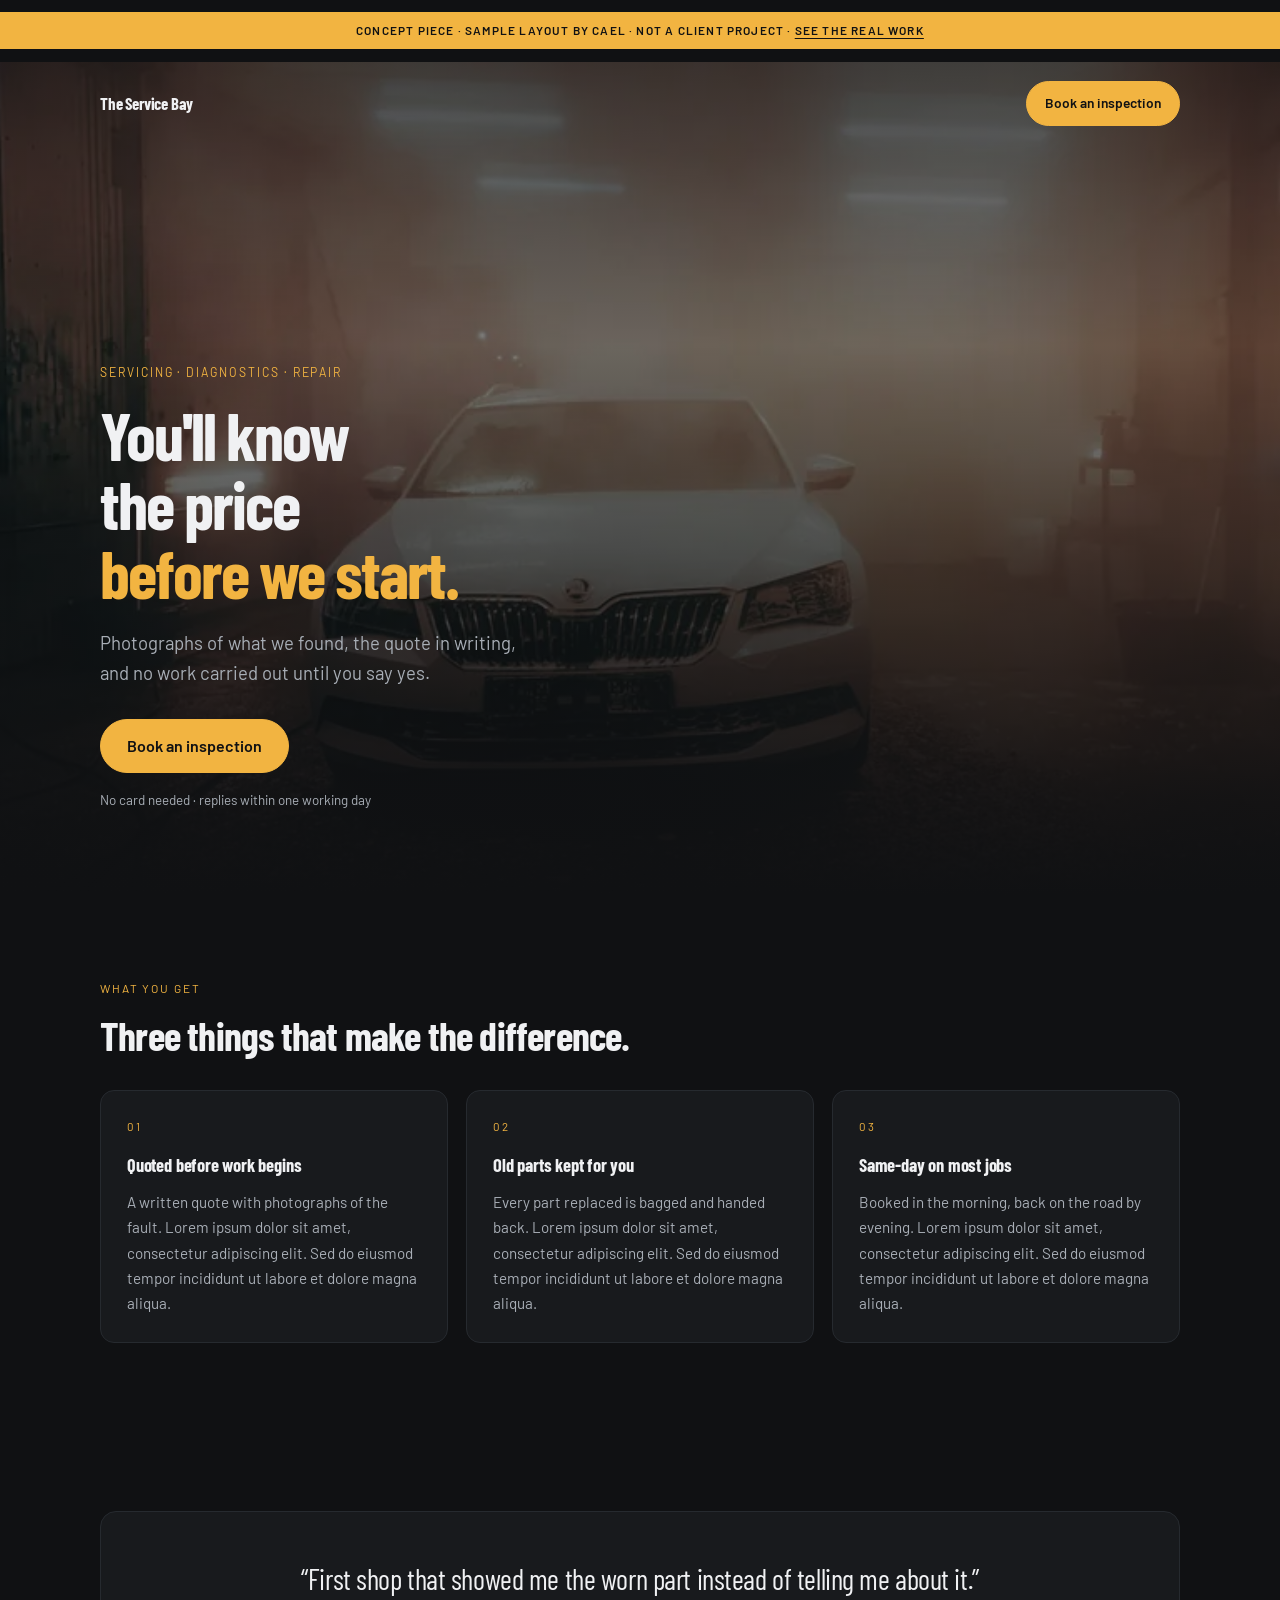
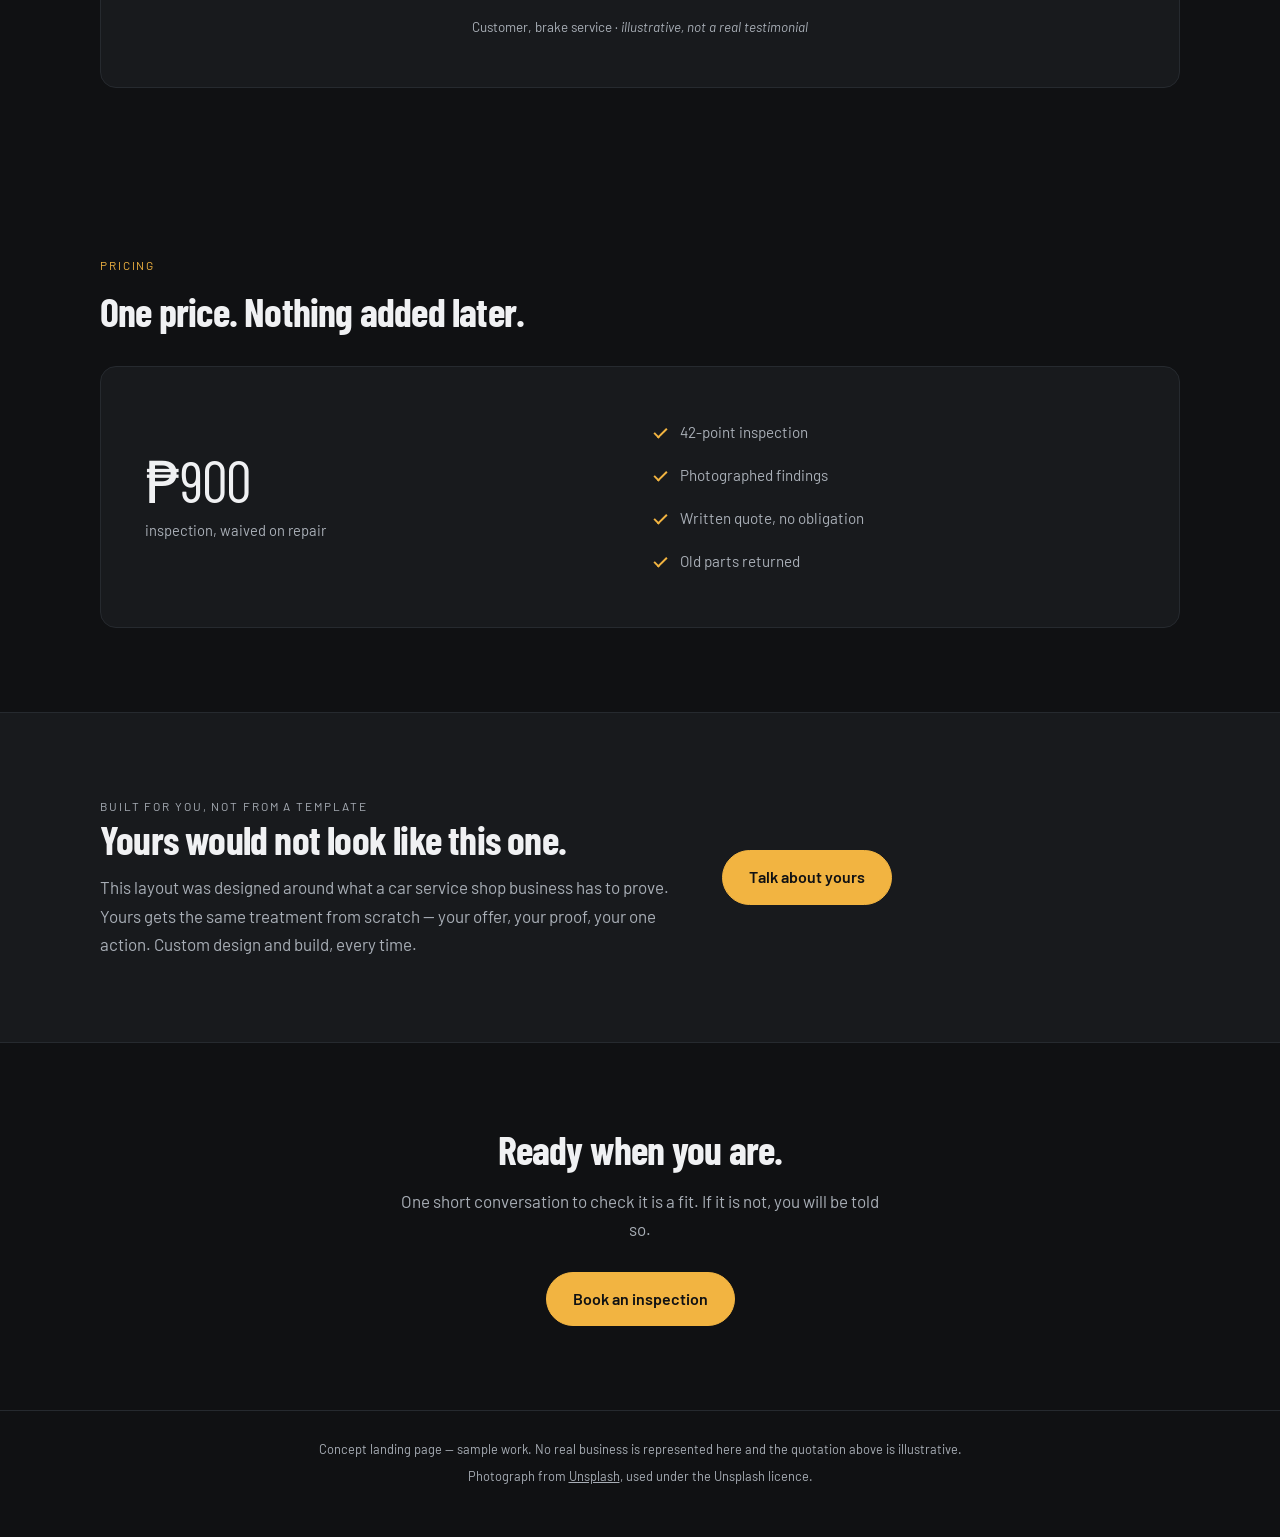
<file: work/samples/auto-service/index.html>
<!DOCTYPE html>
<html lang="en">
<head>
<meta charset="utf-8">
<meta name="viewport" content="width=device-width, initial-scale=1">
<title>The Service Bay — concept landing page</title>
<meta name="description" content="Concept landing page for a car service shop business. Sample layout by Cael. Not a client project.">
<meta name="robots" content="noindex">
<link rel="preconnect" href="https://fonts.googleapis.com">
<link rel="preconnect" href="https://fonts.gstatic.com" crossorigin>
<link rel="stylesheet" href="https://fonts.googleapis.com/css2?family=Barlow+Condensed:wght@600;700&family=Barlow:wght@400;500;600&display=swap">
<style>
:root {
  --bg: #101113; --surface: #181A1D; --line: #262A2F;
  --text: #F0F1F3; --muted: #A8AEB6; --accent: #F2B441; --on-accent: #101113;
  --display: "Barlow Condensed", Impact, sans-serif; --body: "Barlow", system-ui, sans-serif;
}

*,*::before,*::after { box-sizing: border-box; }
body {
  margin: 0; background: var(--bg); color: var(--text);
  font-family: var(--body); font-size: 17px; line-height: 1.65;
  -webkit-font-smoothing: antialiased; overflow-x: hidden;
}
.wrap { width: min(1080px, calc(100% - 44px)); margin-inline: auto; }
a { color: inherit; }
img { max-width: 100%; display: block; }

.concept {
  background: var(--accent); color: var(--on-accent);
  font-family: var(--body); font-size: 0.74rem; font-weight: 600;
  letter-spacing: 0.1em; text-transform: uppercase; text-align: center;
  padding: 9px 16px; position: relative; z-index: 5;
}
.concept a { text-decoration: underline; text-underline-offset: 3px; }

header.bar { padding: 20px 0; position: relative; z-index: 4; }
.bar-in { display: flex; align-items: center; justify-content: space-between; gap: 16px; }
.mark { font-family: var(--display); font-weight: 700; font-size: 1.05rem; letter-spacing: -0.01em; }
.bar .btn { font-size: 0.86rem; padding: 10px 18px; min-height: 44px; }

.btn {
  display: inline-flex; align-items: center; justify-content: center; gap: 9px;
  min-height: 48px; padding: 13px 26px; border-radius: 999px;
  border: 1px solid var(--accent); background: var(--accent); color: var(--on-accent);
  font-family: var(--body); font-weight: 600; font-size: 1rem; text-decoration: none;
  cursor: pointer; transition: transform 160ms cubic-bezier(.22,.61,.36,1), filter 160ms ease;
}
.btn:hover { transform: translateY(-2px); filter: brightness(1.08); }
.btn-ghost { background: transparent; color: var(--text); border-color: var(--line); }
.btn:focus-visible { outline: 2px solid var(--accent); outline-offset: 3px; }

.eyebrow { font-size: 0.76rem; letter-spacing: 0.16em; text-transform: uppercase;
  color: var(--accent); margin: 0 0 18px; }
h1 { font-family: var(--display); font-weight: 700;
  font-size: clamp(2.35rem, 1.5rem + 3.4vw, 4.2rem); line-height: 1.03;
  letter-spacing: -0.03em; margin: 0 0 20px; text-wrap: balance; }
h1 em { font-style: normal; color: var(--accent); }
.sub { color: var(--muted); font-size: clamp(1.02rem, .96rem + .3vw, 1.16rem);
  max-width: 52ch; margin: 0 0 30px; }
.hero-note { margin: 16px 0 0; font-size: .84rem; color: var(--muted); }
.hero-ph img { width: 100%; height: 100%; object-fit: cover; }

section { padding: clamp(46px, 7vw, 84px) 0; }
.k { font-size: .74rem; letter-spacing: .16em; text-transform: uppercase;
  color: var(--accent); margin: 0 0 14px; }
h2 { font-family: var(--display); font-weight: 700;
  font-size: clamp(1.7rem, 1.3rem + 1.7vw, 2.5rem); line-height: 1.12;
  letter-spacing: -.02em; margin: 0 0 32px; text-wrap: balance; }

.card { background: var(--surface); border: 1px solid var(--line);
  border-radius: 14px; padding: 26px; }
.card h3 { font-family: var(--display); font-size: 1.16rem; margin: 0 0 10px;
  letter-spacing: -.01em; }
.card p { margin: 0; color: var(--muted); font-size: .95rem; }
.card .n { display: block; font-size: .72rem; letter-spacing: .14em;
  color: var(--accent); margin-bottom: 14px; }
.grid { display: grid; grid-template-columns: repeat(auto-fit, minmax(255px,1fr)); gap: 18px; }

blockquote { margin: 0; background: var(--surface); border: 1px solid var(--line);
  border-radius: 16px; padding: clamp(28px,4vw,48px); text-align: center; }
blockquote p { font-family: var(--display);
  font-size: clamp(1.25rem,1rem + 1.1vw,1.8rem); line-height: 1.34;
  letter-spacing: -.015em; margin: 0 0 18px; text-wrap: balance; }
blockquote footer { font-size: .84rem; color: var(--muted); }

.price-wrap { display: grid; grid-template-columns: minmax(0,1fr) minmax(0,1fr);
  gap: 28px; align-items: center; background: var(--surface);
  border: 1px solid var(--line); border-radius: 16px; padding: clamp(26px,4vw,44px); }
@media (max-width: 720px) { .price-wrap { grid-template-columns: 1fr; } }
.amount { font-family: var(--display); font-size: clamp(2.5rem,2rem + 2.2vw,3.6rem);
  line-height: 1; letter-spacing: -.03em; }
.unit { color: var(--muted); font-size: .92rem; margin-top: 8px; }
ul.inc { list-style: none; margin: 0; padding: 0; }
ul.inc li { padding: 9px 0 9px 26px; position: relative; color: var(--muted); font-size: .95rem; }
ul.inc li::before { content: ""; position: absolute; left: 0; top: 17px; width: 13px;
  height: 7px; border-left: 2px solid var(--accent); border-bottom: 2px solid var(--accent);
  transform: rotate(-45deg); }

.custom { border-top: 1px solid var(--line); border-bottom: 1px solid var(--line);
  background: var(--surface); }
.custom-in { display: grid; grid-template-columns: minmax(0,1.3fr) minmax(0,1fr);
  gap: 26px; align-items: center; }
@media (max-width: 760px) { .custom-in { grid-template-columns: 1fr; } }
.custom h2 { margin-bottom: 12px; }
.custom p { margin: 0; color: var(--muted); }

.close { text-align: center; }
.close h2 { margin-bottom: 16px; }
.close p { color: var(--muted); max-width: 48ch; margin: 0 auto 28px; }

footer.end { border-top: 1px solid var(--line); padding: 28px 0 44px; }
footer.end p { margin: 0 0 6px; font-size: .8rem; color: var(--muted); text-align: center; }
@media (prefers-reduced-motion: reduce) { * { transition: none !important; } }


.hero { position: relative; padding: clamp(150px,26vw,300px) 0 clamp(46px,7vw,84px);
  margin-top: -84px; }
.hero-ph { position: absolute; inset: 0; z-index: 0; }
.hero-ph::after { content: ""; position: absolute; inset: 0;
  background: linear-gradient(180deg, rgba(16,17,19,.72) 0%, rgba(16,17,19,.42) 34%,
    rgba(16,17,19,.94) 88%, var(--bg) 100%); }
.hero-in { position: relative; z-index: 1; max-width: 42ch; }
.hero .sub { max-width: 44ch; }

</style>
</head>
<body>

<p class="concept">
  Concept piece &middot; sample layout by Cael &middot; not a client project &middot;
  <a href="../../../index.html">see the real work</a>
</p>

<header class="bar">
  <div class="wrap bar-in">
    <span class="mark">The Service Bay</span>
    <a class="btn" href="#book">Book an inspection</a>
  </div>
</header>

<main>
  <section class="hero">
    <div class="hero-ph"><picture>
          <source type="image/webp" srcset="../_img/auto-service-800.webp 800w, ../_img/auto-service.webp 1600w"
                  sizes="(max-width: 860px) 100vw, 50vw">
          <img src="../_img/auto-service-800.jpg"
               srcset="../_img/auto-service-800.jpg 800w, ../_img/auto-service.jpg 1600w"
               sizes="(max-width: 860px) 100vw, 50vw"
               width="1600" height="1000" alt="A car inside a service bay under low workshop lighting." loading="eager" decoding="async">
        </picture></div>
    <div class="wrap"><div class="hero-in"><div class="hero-copy">
        <p class="eyebrow">Servicing &middot; diagnostics &middot; repair</p>
        <h1>You'll know the price<br><em>before we start.</em></h1>
        <p class="sub">Photographs of what we found, the quote in writing, and no work carried out until you say yes.</p>
        <a class="btn" href="#book">Book an inspection</a>
        <p class="hero-note">No card needed &middot; replies within one working day</p>
      </div></div></div>
  </section>

  <section>
    <div class="wrap">
      <p class="k">What you get</p>
      <h2>Three things that make the difference.</h2>
      <div class="grid">
        <article class="card"><span class="n">01</span><h3>Quoted before work begins</h3><p>A written quote with photographs of the fault. Lorem ipsum dolor sit amet, consectetur adipiscing elit. Sed do eiusmod tempor incididunt ut labore et dolore magna aliqua.</p></article>
        <article class="card"><span class="n">02</span><h3>Old parts kept for you</h3><p>Every part replaced is bagged and handed back. Lorem ipsum dolor sit amet, consectetur adipiscing elit. Sed do eiusmod tempor incididunt ut labore et dolore magna aliqua.</p></article>
        <article class="card"><span class="n">03</span><h3>Same-day on most jobs</h3><p>Booked in the morning, back on the road by evening. Lorem ipsum dolor sit amet, consectetur adipiscing elit. Sed do eiusmod tempor incididunt ut labore et dolore magna aliqua.</p></article></div>
    </div>
  </section>

  <section>
    <div class="wrap">
      <blockquote>
        <p>&ldquo;First shop that showed me the worn part instead of telling me about it.&rdquo;</p>
        <footer>Customer, brake service &middot; <em>illustrative, not a real testimonial</em></footer>
      </blockquote>
    </div>
  </section>

  <section>
    <div class="wrap">
      <p class="k">Pricing</p>
      <h2>One price. Nothing added later.</h2>
      <div class="price-wrap">
        <div>
          <div class="amount">₱900</div>
          <div class="unit">inspection, waived on repair</div>
        </div>
        <ul class="inc">
          <li>42-point inspection</li>
          <li>Photographed findings</li>
          <li>Written quote, no obligation</li>
          <li>Old parts returned</li></ul>
      </div>
    </div>
  </section>

  <section class="custom">
    <div class="wrap custom-in">
      <div>
        <p class="k">Built for you, not from a template</p>
        <h2>Yours would not look like this one.</h2>
        <p>
          This layout was designed around what a car service shop business has to prove.
          Yours gets the same treatment from scratch &mdash; your offer, your proof,
          your one action. Custom design and build, every time.
        </p>
      </div>
      <div>
        <a class="btn" href="../../../index.html#contact">Talk about yours</a>
      </div>
    </div>
  </section>

  <section class="close" id="book">
    <div class="wrap">
      <h2>Ready when you are.</h2>
      <p>One short conversation to check it is a fit. If it is not, you will be told so.</p>
      <a class="btn" href="#book">Book an inspection</a>
    </div>
  </section>
</main>

<footer class="end">
  <div class="wrap">
    <p>Concept landing page &mdash; sample work. No real business is represented here
       and the quotation above is illustrative.</p>
    <p>Photograph from <a href="https://unsplash.com" rel="noopener">Unsplash</a>,
       used under the Unsplash licence.</p>
  </div>
</footer>

</body>
</html>
</file>
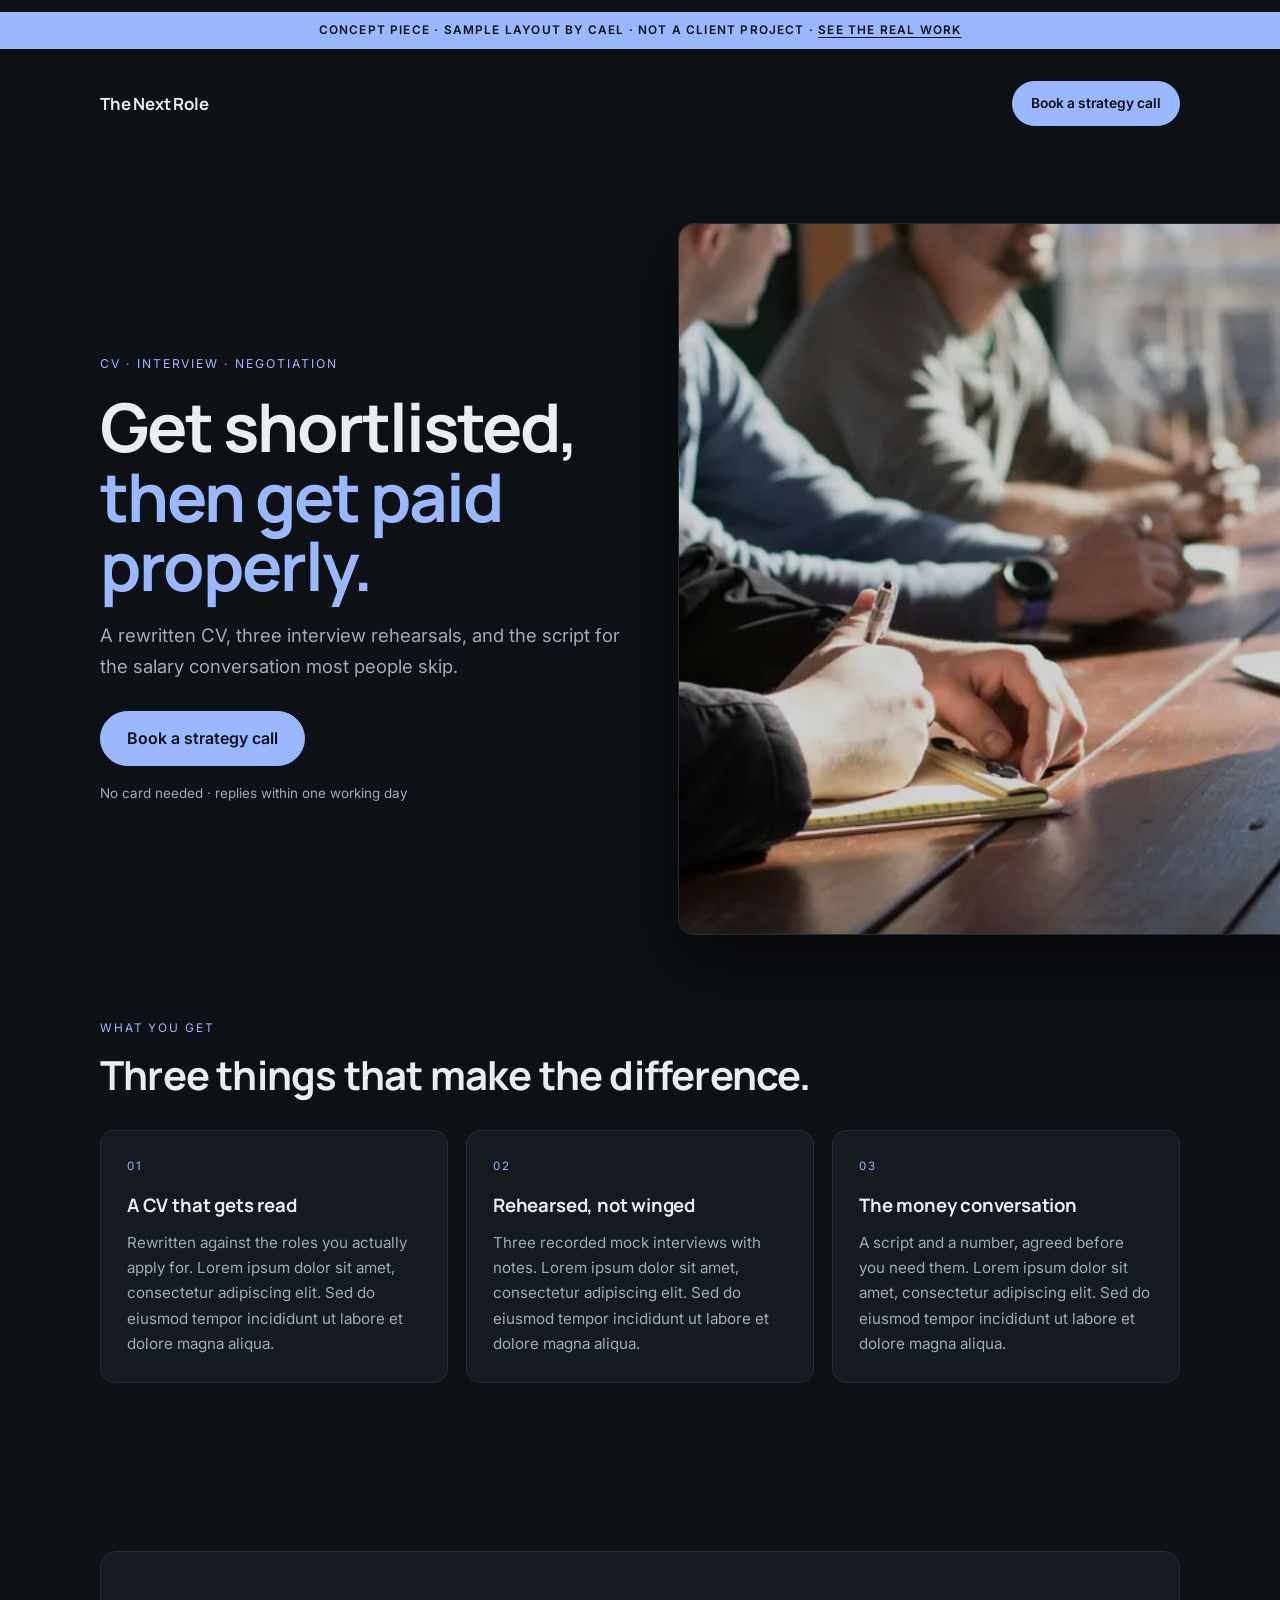
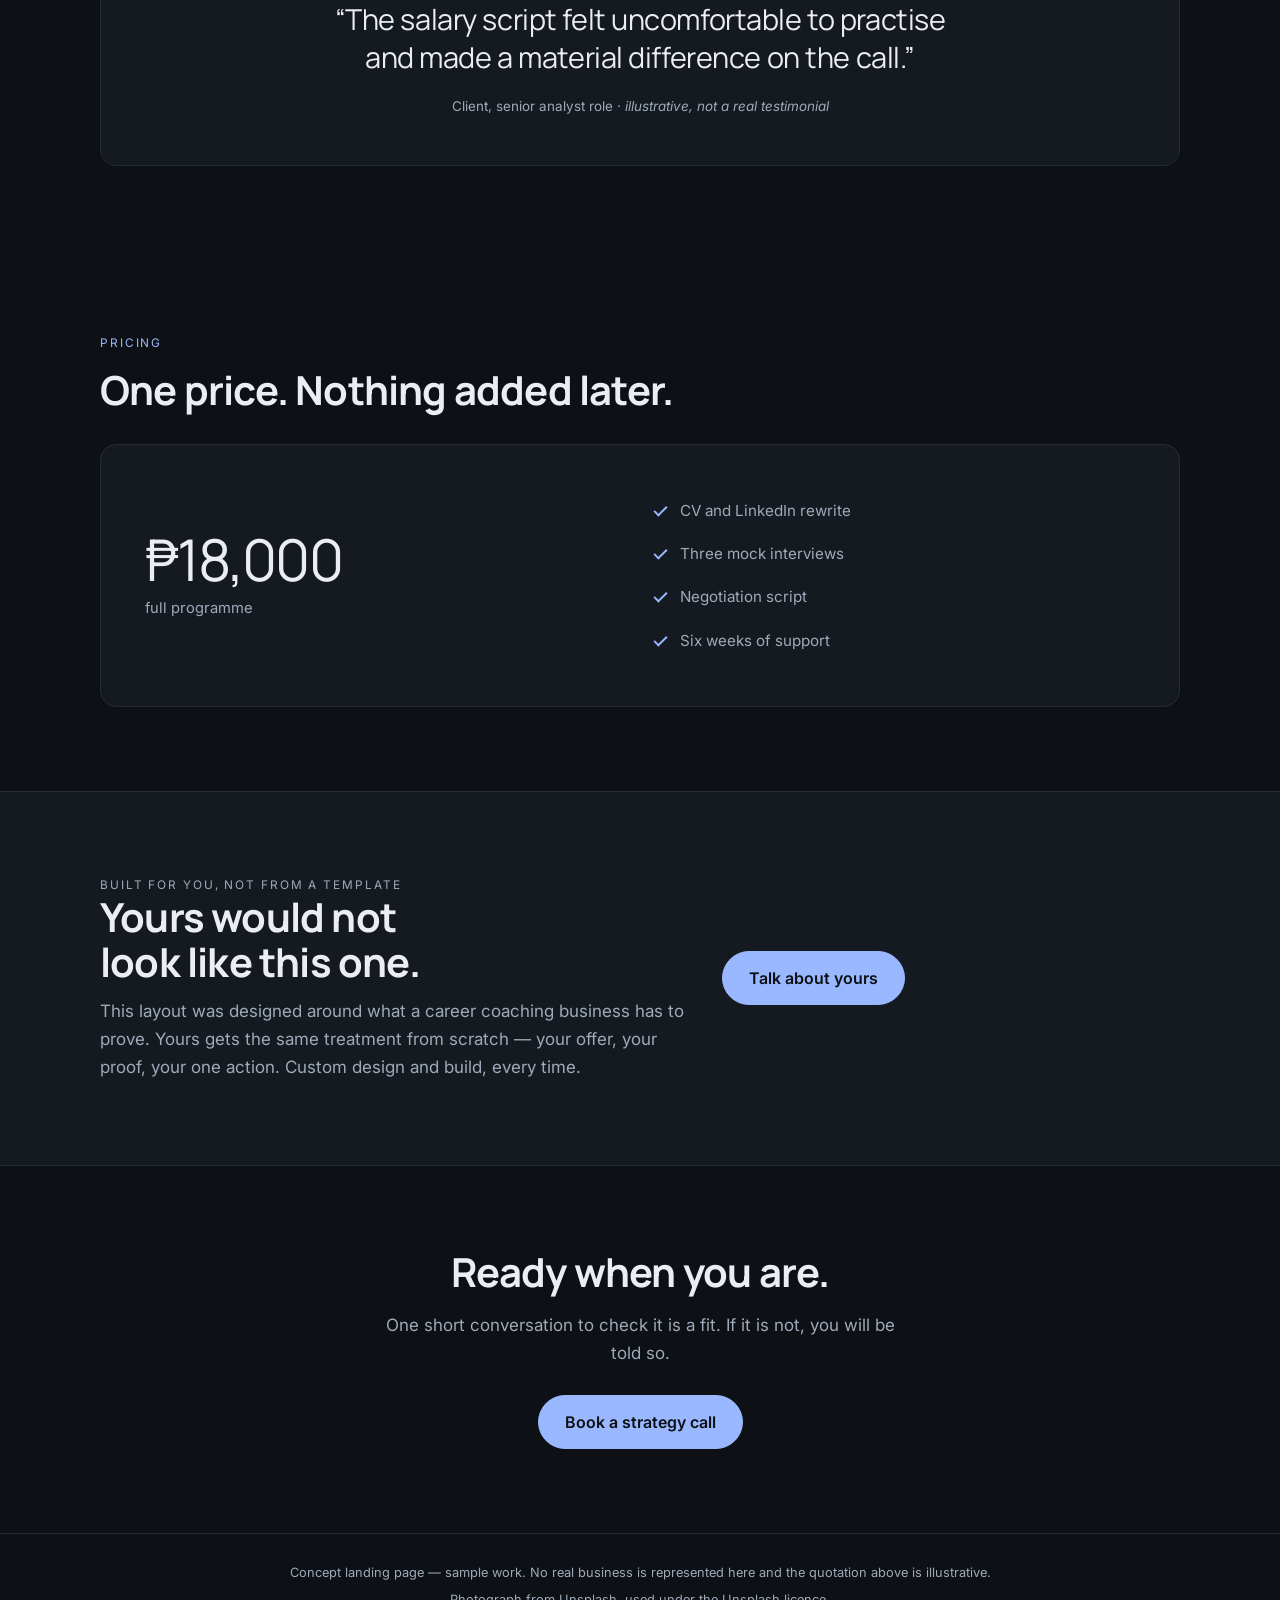
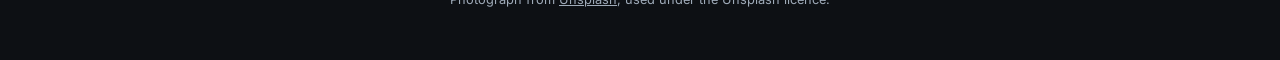
<file: work/samples/career-coach/index.html>
<!DOCTYPE html>
<html lang="en">
<head>
<meta charset="utf-8">
<meta name="viewport" content="width=device-width, initial-scale=1">
<title>The Next Role — concept landing page</title>
<meta name="description" content="Concept landing page for a career coaching business. Sample layout by Cael. Not a client project.">
<meta name="robots" content="noindex">
<link rel="preconnect" href="https://fonts.googleapis.com">
<link rel="preconnect" href="https://fonts.gstatic.com" crossorigin>
<link rel="stylesheet" href="https://fonts.googleapis.com/css2?family=Manrope:wght@500;700;800&family=Inter:wght@400;500;600&display=swap">
<style>
:root {
  --bg: #0D1014; --surface: #151A20; --line: #232B34;
  --text: #EAEEF3; --muted: #9EAAB8; --accent: #9AB8FF; --on-accent: #0D1014;
  --display: "Manrope", system-ui, sans-serif; --body: "Inter", system-ui, sans-serif;
}

*,*::before,*::after { box-sizing: border-box; }
body {
  margin: 0; background: var(--bg); color: var(--text);
  font-family: var(--body); font-size: 17px; line-height: 1.65;
  -webkit-font-smoothing: antialiased; overflow-x: hidden;
}
.wrap { width: min(1080px, calc(100% - 44px)); margin-inline: auto; }
a { color: inherit; }
img { max-width: 100%; display: block; }

.concept {
  background: var(--accent); color: var(--on-accent);
  font-family: var(--body); font-size: 0.74rem; font-weight: 600;
  letter-spacing: 0.1em; text-transform: uppercase; text-align: center;
  padding: 9px 16px; position: relative; z-index: 5;
}
.concept a { text-decoration: underline; text-underline-offset: 3px; }

header.bar { padding: 20px 0; position: relative; z-index: 4; }
.bar-in { display: flex; align-items: center; justify-content: space-between; gap: 16px; }
.mark { font-family: var(--display); font-weight: 700; font-size: 1.05rem; letter-spacing: -0.01em; }
.bar .btn { font-size: 0.86rem; padding: 10px 18px; min-height: 44px; }

.btn {
  display: inline-flex; align-items: center; justify-content: center; gap: 9px;
  min-height: 48px; padding: 13px 26px; border-radius: 999px;
  border: 1px solid var(--accent); background: var(--accent); color: var(--on-accent);
  font-family: var(--body); font-weight: 600; font-size: 1rem; text-decoration: none;
  cursor: pointer; transition: transform 160ms cubic-bezier(.22,.61,.36,1), filter 160ms ease;
}
.btn:hover { transform: translateY(-2px); filter: brightness(1.08); }
.btn-ghost { background: transparent; color: var(--text); border-color: var(--line); }
.btn:focus-visible { outline: 2px solid var(--accent); outline-offset: 3px; }

.eyebrow { font-size: 0.76rem; letter-spacing: 0.16em; text-transform: uppercase;
  color: var(--accent); margin: 0 0 18px; }
h1 { font-family: var(--display); font-weight: 700;
  font-size: clamp(2.35rem, 1.5rem + 3.4vw, 4.2rem); line-height: 1.03;
  letter-spacing: -0.03em; margin: 0 0 20px; text-wrap: balance; }
h1 em { font-style: normal; color: var(--accent); }
.sub { color: var(--muted); font-size: clamp(1.02rem, .96rem + .3vw, 1.16rem);
  max-width: 52ch; margin: 0 0 30px; }
.hero-note { margin: 16px 0 0; font-size: .84rem; color: var(--muted); }
.hero-ph img { width: 100%; height: 100%; object-fit: cover; }

section { padding: clamp(46px, 7vw, 84px) 0; }
.k { font-size: .74rem; letter-spacing: .16em; text-transform: uppercase;
  color: var(--accent); margin: 0 0 14px; }
h2 { font-family: var(--display); font-weight: 700;
  font-size: clamp(1.7rem, 1.3rem + 1.7vw, 2.5rem); line-height: 1.12;
  letter-spacing: -.02em; margin: 0 0 32px; text-wrap: balance; }

.card { background: var(--surface); border: 1px solid var(--line);
  border-radius: 14px; padding: 26px; }
.card h3 { font-family: var(--display); font-size: 1.16rem; margin: 0 0 10px;
  letter-spacing: -.01em; }
.card p { margin: 0; color: var(--muted); font-size: .95rem; }
.card .n { display: block; font-size: .72rem; letter-spacing: .14em;
  color: var(--accent); margin-bottom: 14px; }
.grid { display: grid; grid-template-columns: repeat(auto-fit, minmax(255px,1fr)); gap: 18px; }

blockquote { margin: 0; background: var(--surface); border: 1px solid var(--line);
  border-radius: 16px; padding: clamp(28px,4vw,48px); text-align: center; }
blockquote p { font-family: var(--display);
  font-size: clamp(1.25rem,1rem + 1.1vw,1.8rem); line-height: 1.34;
  letter-spacing: -.015em; margin: 0 0 18px; text-wrap: balance; }
blockquote footer { font-size: .84rem; color: var(--muted); }

.price-wrap { display: grid; grid-template-columns: minmax(0,1fr) minmax(0,1fr);
  gap: 28px; align-items: center; background: var(--surface);
  border: 1px solid var(--line); border-radius: 16px; padding: clamp(26px,4vw,44px); }
@media (max-width: 720px) { .price-wrap { grid-template-columns: 1fr; } }
.amount { font-family: var(--display); font-size: clamp(2.5rem,2rem + 2.2vw,3.6rem);
  line-height: 1; letter-spacing: -.03em; }
.unit { color: var(--muted); font-size: .92rem; margin-top: 8px; }
ul.inc { list-style: none; margin: 0; padding: 0; }
ul.inc li { padding: 9px 0 9px 26px; position: relative; color: var(--muted); font-size: .95rem; }
ul.inc li::before { content: ""; position: absolute; left: 0; top: 17px; width: 13px;
  height: 7px; border-left: 2px solid var(--accent); border-bottom: 2px solid var(--accent);
  transform: rotate(-45deg); }

.custom { border-top: 1px solid var(--line); border-bottom: 1px solid var(--line);
  background: var(--surface); }
.custom-in { display: grid; grid-template-columns: minmax(0,1.3fr) minmax(0,1fr);
  gap: 26px; align-items: center; }
@media (max-width: 760px) { .custom-in { grid-template-columns: 1fr; } }
.custom h2 { margin-bottom: 12px; }
.custom p { margin: 0; color: var(--muted); }

.close { text-align: center; }
.close h2 { margin-bottom: 16px; }
.close p { color: var(--muted); max-width: 48ch; margin: 0 auto 28px; }

footer.end { border-top: 1px solid var(--line); padding: 28px 0 44px; }
footer.end p { margin: 0 0 6px; font-size: .8rem; color: var(--muted); text-align: center; }
@media (prefers-reduced-motion: reduce) { * { transition: none !important; } }


.hero { padding: clamp(40px,6vw,80px) 0 0; }
.hero-in { display: grid; grid-template-columns: minmax(0,1fr) minmax(0,.94fr);
  gap: clamp(24px,3.5vw,50px); align-items: center; }
.hero-ph { border-radius: 16px 0 0 16px; overflow: hidden;
  border: 1px solid var(--line); border-right: 0; aspect-ratio: 5/4;
  margin-right: calc(50% - 50vw); box-shadow: 0 26px 60px rgba(0,0,0,.5); }
@media (max-width: 860px) { .hero-in { grid-template-columns: 1fr; }
  .hero-ph { margin-right: 0; border-right: 1px solid var(--line);
    border-radius: 16px; aspect-ratio: 16/10; } }

</style>
</head>
<body>

<p class="concept">
  Concept piece &middot; sample layout by Cael &middot; not a client project &middot;
  <a href="../../../index.html">see the real work</a>
</p>

<header class="bar">
  <div class="wrap bar-in">
    <span class="mark">The Next Role</span>
    <a class="btn" href="#book">Book a strategy call</a>
  </div>
</header>

<main>
  <section class="hero">
    <div class="wrap"><div class="hero-in">
      <div class="hero-copy">
        <p class="eyebrow">CV &middot; interview &middot; negotiation</p>
        <h1>Get shortlisted,<br><em>then get paid properly.</em></h1>
        <p class="sub">A rewritten CV, three interview rehearsals, and the script for the salary conversation most people skip.</p>
        <a class="btn" href="#book">Book a strategy call</a>
        <p class="hero-note">No card needed &middot; replies within one working day</p>
      </div>
      <div class="hero-ph"><picture>
          <source type="image/webp" srcset="../_img/career-coach-800.webp 800w, ../_img/career-coach.webp 1600w"
                  sizes="(max-width: 860px) 100vw, 50vw">
          <img src="../_img/career-coach-800.jpg"
               srcset="../_img/career-coach-800.jpg 800w, ../_img/career-coach.jpg 1600w"
               sizes="(max-width: 860px) 100vw, 50vw"
               width="1600" height="1000" alt="People working through notes together around a table." loading="eager" decoding="async">
        </picture></div>
    </div></div>
  </section>

  <section>
    <div class="wrap">
      <p class="k">What you get</p>
      <h2>Three things that make the difference.</h2>
      <div class="grid">
        <article class="card"><span class="n">01</span><h3>A CV that gets read</h3><p>Rewritten against the roles you actually apply for. Lorem ipsum dolor sit amet, consectetur adipiscing elit. Sed do eiusmod tempor incididunt ut labore et dolore magna aliqua.</p></article>
        <article class="card"><span class="n">02</span><h3>Rehearsed, not winged</h3><p>Three recorded mock interviews with notes. Lorem ipsum dolor sit amet, consectetur adipiscing elit. Sed do eiusmod tempor incididunt ut labore et dolore magna aliqua.</p></article>
        <article class="card"><span class="n">03</span><h3>The money conversation</h3><p>A script and a number, agreed before you need them. Lorem ipsum dolor sit amet, consectetur adipiscing elit. Sed do eiusmod tempor incididunt ut labore et dolore magna aliqua.</p></article></div>
    </div>
  </section>

  <section>
    <div class="wrap">
      <blockquote>
        <p>&ldquo;The salary script felt uncomfortable to practise and made a material difference on the call.&rdquo;</p>
        <footer>Client, senior analyst role &middot; <em>illustrative, not a real testimonial</em></footer>
      </blockquote>
    </div>
  </section>

  <section>
    <div class="wrap">
      <p class="k">Pricing</p>
      <h2>One price. Nothing added later.</h2>
      <div class="price-wrap">
        <div>
          <div class="amount">₱18,000</div>
          <div class="unit">full programme</div>
        </div>
        <ul class="inc">
          <li>CV and LinkedIn rewrite</li>
          <li>Three mock interviews</li>
          <li>Negotiation script</li>
          <li>Six weeks of support</li></ul>
      </div>
    </div>
  </section>

  <section class="custom">
    <div class="wrap custom-in">
      <div>
        <p class="k">Built for you, not from a template</p>
        <h2>Yours would not look like this one.</h2>
        <p>
          This layout was designed around what a career coaching business has to prove.
          Yours gets the same treatment from scratch &mdash; your offer, your proof,
          your one action. Custom design and build, every time.
        </p>
      </div>
      <div>
        <a class="btn" href="../../../index.html#contact">Talk about yours</a>
      </div>
    </div>
  </section>

  <section class="close" id="book">
    <div class="wrap">
      <h2>Ready when you are.</h2>
      <p>One short conversation to check it is a fit. If it is not, you will be told so.</p>
      <a class="btn" href="#book">Book a strategy call</a>
    </div>
  </section>
</main>

<footer class="end">
  <div class="wrap">
    <p>Concept landing page &mdash; sample work. No real business is represented here
       and the quotation above is illustrative.</p>
    <p>Photograph from <a href="https://unsplash.com" rel="noopener">Unsplash</a>,
       used under the Unsplash licence.</p>
  </div>
</footer>

</body>
</html>
</file>
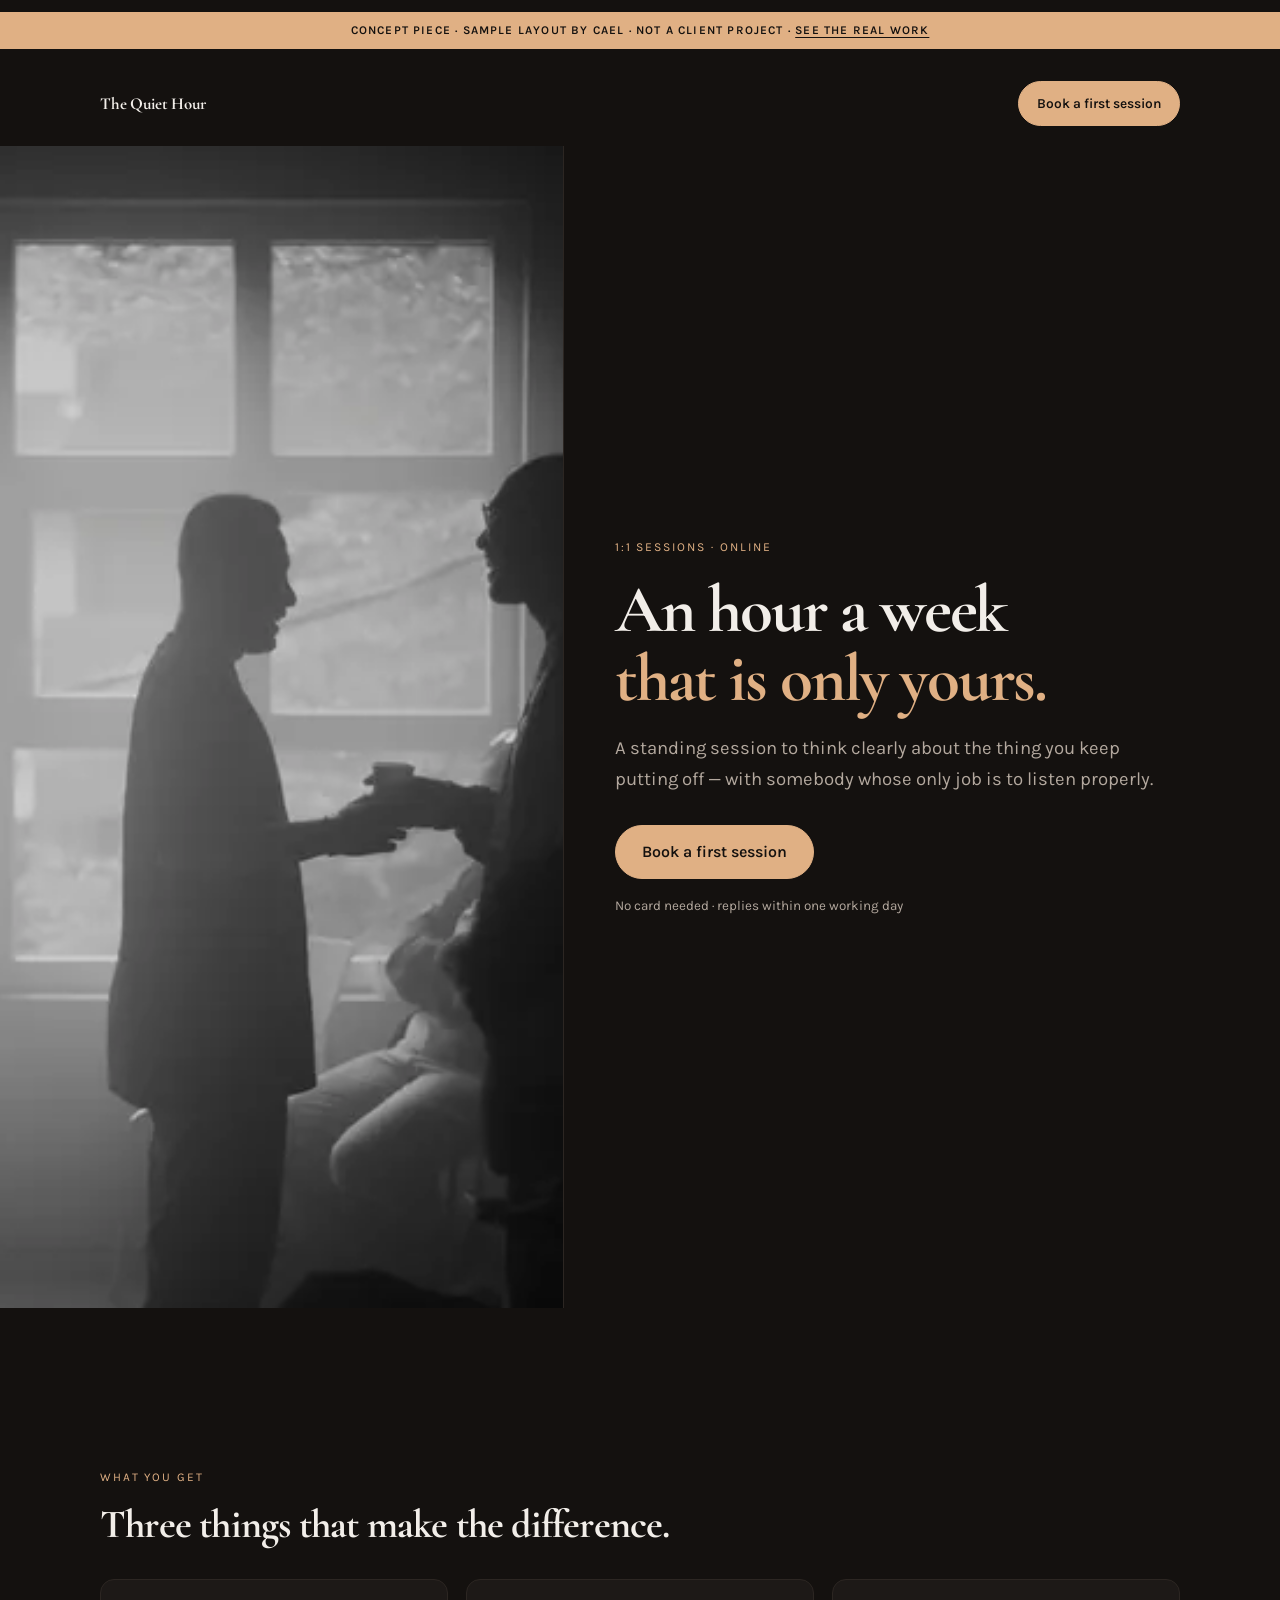
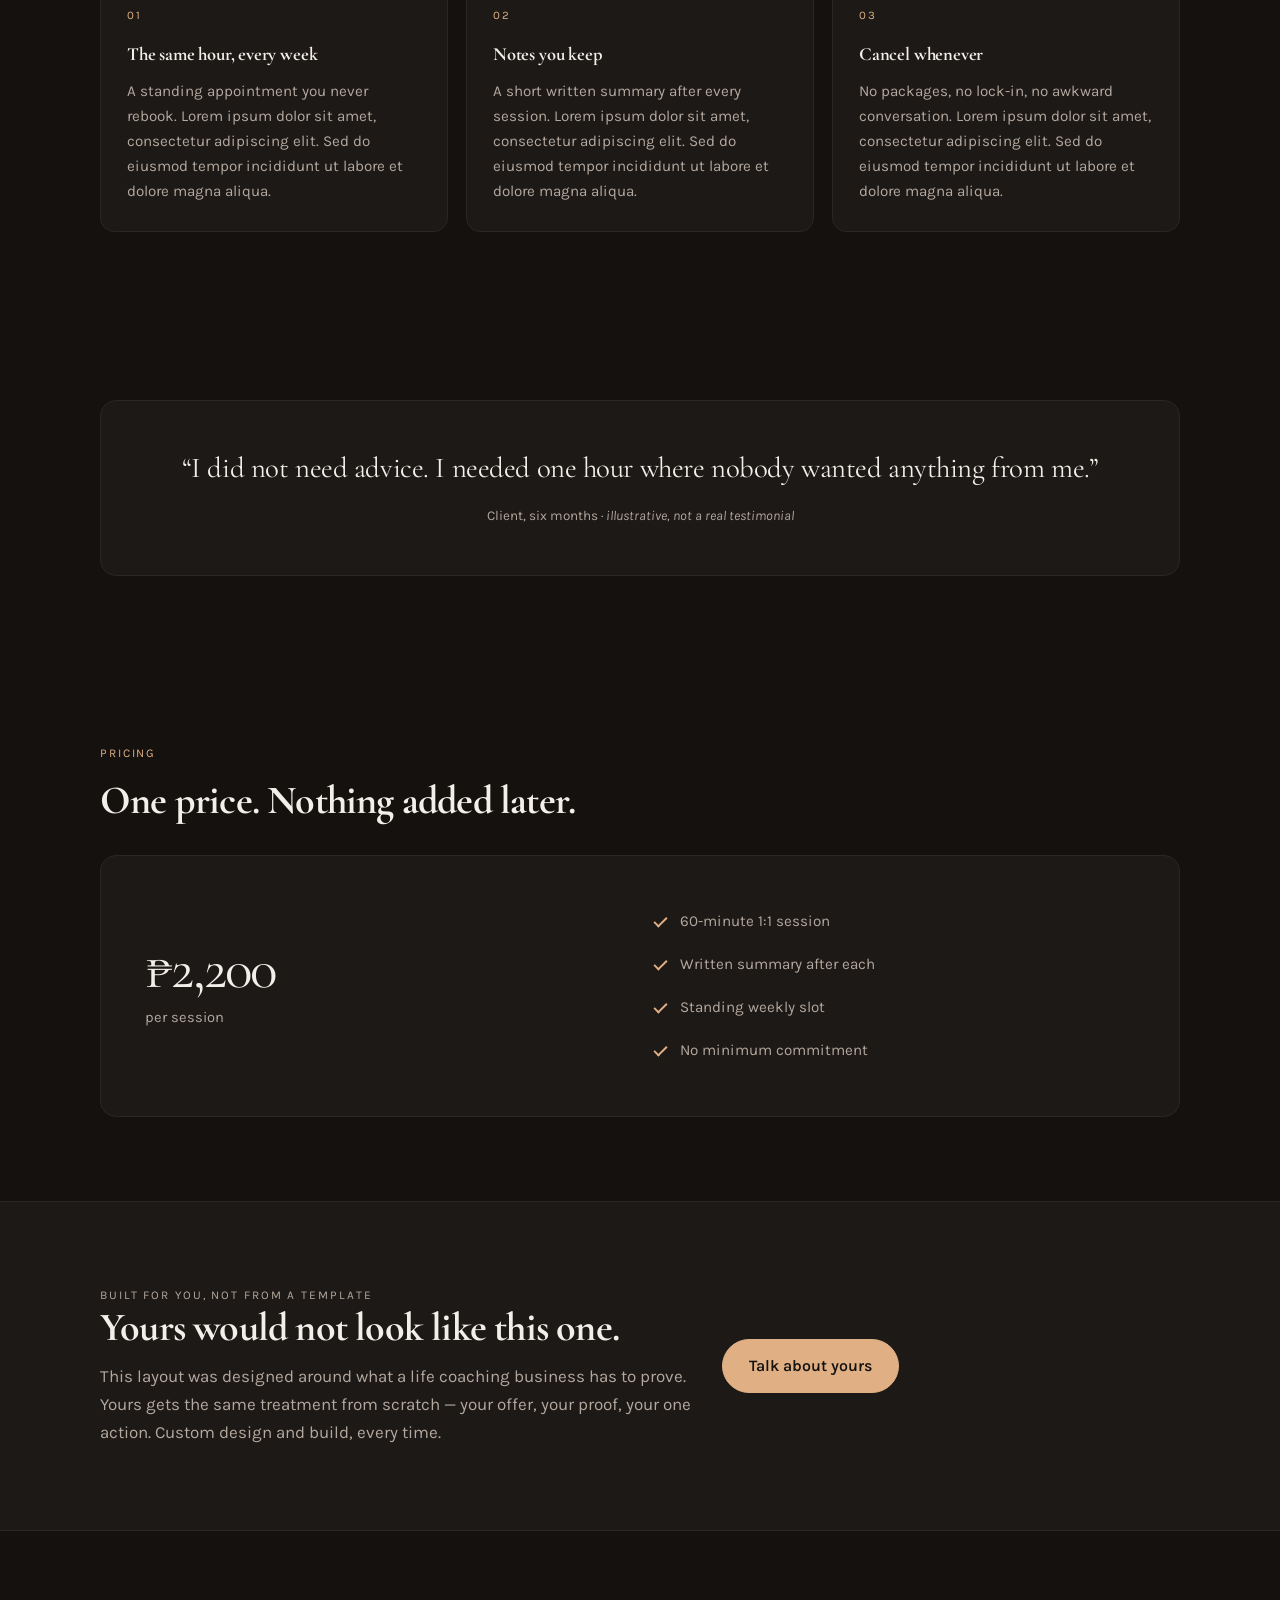
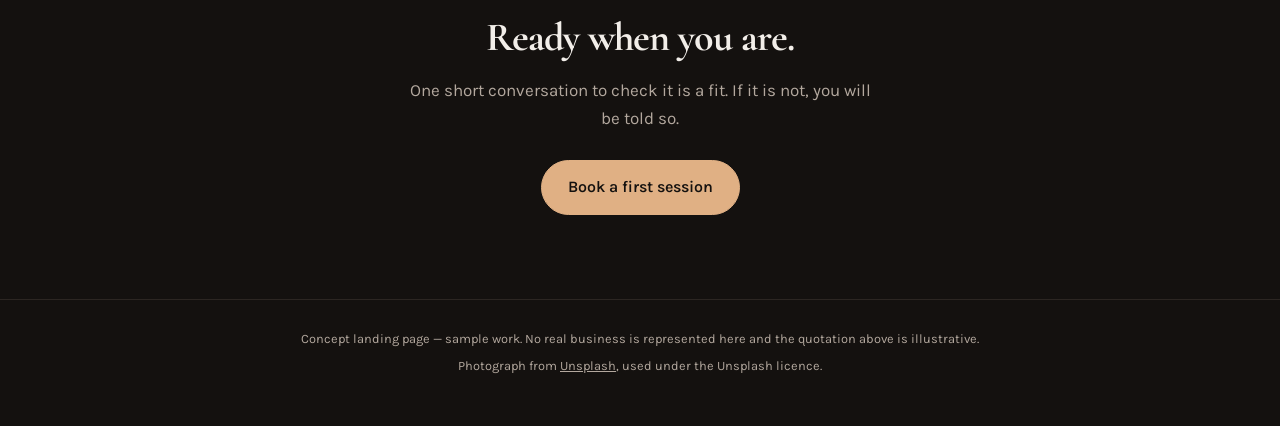
<file: work/samples/life-coach/index.html>
<!DOCTYPE html>
<html lang="en">
<head>
<meta charset="utf-8">
<meta name="viewport" content="width=device-width, initial-scale=1">
<title>The Quiet Hour — concept landing page</title>
<meta name="description" content="Concept landing page for a life coaching business. Sample layout by Cael. Not a client project.">
<meta name="robots" content="noindex">
<link rel="preconnect" href="https://fonts.googleapis.com">
<link rel="preconnect" href="https://fonts.gstatic.com" crossorigin>
<link rel="stylesheet" href="https://fonts.googleapis.com/css2?family=Cormorant+Garamond:wght@500;600;700&family=Karla:wght@400;500;600&display=swap">
<style>
:root {
  --bg: #14110F; --surface: #1D1917; --line: #2C2622;
  --text: #F2EEE9; --muted: #B3A89E; --accent: #E0B084; --on-accent: #14110F;
  --display: "Cormorant Garamond", Georgia, serif; --body: "Karla", system-ui, sans-serif;
}

*,*::before,*::after { box-sizing: border-box; }
body {
  margin: 0; background: var(--bg); color: var(--text);
  font-family: var(--body); font-size: 17px; line-height: 1.65;
  -webkit-font-smoothing: antialiased; overflow-x: hidden;
}
.wrap { width: min(1080px, calc(100% - 44px)); margin-inline: auto; }
a { color: inherit; }
img { max-width: 100%; display: block; }

.concept {
  background: var(--accent); color: var(--on-accent);
  font-family: var(--body); font-size: 0.74rem; font-weight: 600;
  letter-spacing: 0.1em; text-transform: uppercase; text-align: center;
  padding: 9px 16px; position: relative; z-index: 5;
}
.concept a { text-decoration: underline; text-underline-offset: 3px; }

header.bar { padding: 20px 0; position: relative; z-index: 4; }
.bar-in { display: flex; align-items: center; justify-content: space-between; gap: 16px; }
.mark { font-family: var(--display); font-weight: 700; font-size: 1.05rem; letter-spacing: -0.01em; }
.bar .btn { font-size: 0.86rem; padding: 10px 18px; min-height: 44px; }

.btn {
  display: inline-flex; align-items: center; justify-content: center; gap: 9px;
  min-height: 48px; padding: 13px 26px; border-radius: 999px;
  border: 1px solid var(--accent); background: var(--accent); color: var(--on-accent);
  font-family: var(--body); font-weight: 600; font-size: 1rem; text-decoration: none;
  cursor: pointer; transition: transform 160ms cubic-bezier(.22,.61,.36,1), filter 160ms ease;
}
.btn:hover { transform: translateY(-2px); filter: brightness(1.08); }
.btn-ghost { background: transparent; color: var(--text); border-color: var(--line); }
.btn:focus-visible { outline: 2px solid var(--accent); outline-offset: 3px; }

.eyebrow { font-size: 0.76rem; letter-spacing: 0.16em; text-transform: uppercase;
  color: var(--accent); margin: 0 0 18px; }
h1 { font-family: var(--display); font-weight: 700;
  font-size: clamp(2.35rem, 1.5rem + 3.4vw, 4.2rem); line-height: 1.03;
  letter-spacing: -0.03em; margin: 0 0 20px; text-wrap: balance; }
h1 em { font-style: normal; color: var(--accent); }
.sub { color: var(--muted); font-size: clamp(1.02rem, .96rem + .3vw, 1.16rem);
  max-width: 52ch; margin: 0 0 30px; }
.hero-note { margin: 16px 0 0; font-size: .84rem; color: var(--muted); }
.hero-ph img { width: 100%; height: 100%; object-fit: cover; }

section { padding: clamp(46px, 7vw, 84px) 0; }
.k { font-size: .74rem; letter-spacing: .16em; text-transform: uppercase;
  color: var(--accent); margin: 0 0 14px; }
h2 { font-family: var(--display); font-weight: 700;
  font-size: clamp(1.7rem, 1.3rem + 1.7vw, 2.5rem); line-height: 1.12;
  letter-spacing: -.02em; margin: 0 0 32px; text-wrap: balance; }

.card { background: var(--surface); border: 1px solid var(--line);
  border-radius: 14px; padding: 26px; }
.card h3 { font-family: var(--display); font-size: 1.16rem; margin: 0 0 10px;
  letter-spacing: -.01em; }
.card p { margin: 0; color: var(--muted); font-size: .95rem; }
.card .n { display: block; font-size: .72rem; letter-spacing: .14em;
  color: var(--accent); margin-bottom: 14px; }
.grid { display: grid; grid-template-columns: repeat(auto-fit, minmax(255px,1fr)); gap: 18px; }

blockquote { margin: 0; background: var(--surface); border: 1px solid var(--line);
  border-radius: 16px; padding: clamp(28px,4vw,48px); text-align: center; }
blockquote p { font-family: var(--display);
  font-size: clamp(1.25rem,1rem + 1.1vw,1.8rem); line-height: 1.34;
  letter-spacing: -.015em; margin: 0 0 18px; text-wrap: balance; }
blockquote footer { font-size: .84rem; color: var(--muted); }

.price-wrap { display: grid; grid-template-columns: minmax(0,1fr) minmax(0,1fr);
  gap: 28px; align-items: center; background: var(--surface);
  border: 1px solid var(--line); border-radius: 16px; padding: clamp(26px,4vw,44px); }
@media (max-width: 720px) { .price-wrap { grid-template-columns: 1fr; } }
.amount { font-family: var(--display); font-size: clamp(2.5rem,2rem + 2.2vw,3.6rem);
  line-height: 1; letter-spacing: -.03em; }
.unit { color: var(--muted); font-size: .92rem; margin-top: 8px; }
ul.inc { list-style: none; margin: 0; padding: 0; }
ul.inc li { padding: 9px 0 9px 26px; position: relative; color: var(--muted); font-size: .95rem; }
ul.inc li::before { content: ""; position: absolute; left: 0; top: 17px; width: 13px;
  height: 7px; border-left: 2px solid var(--accent); border-bottom: 2px solid var(--accent);
  transform: rotate(-45deg); }

.custom { border-top: 1px solid var(--line); border-bottom: 1px solid var(--line);
  background: var(--surface); }
.custom-in { display: grid; grid-template-columns: minmax(0,1.3fr) minmax(0,1fr);
  gap: 26px; align-items: center; }
@media (max-width: 760px) { .custom-in { grid-template-columns: 1fr; } }
.custom h2 { margin-bottom: 12px; }
.custom p { margin: 0; color: var(--muted); }

.close { text-align: center; }
.close h2 { margin-bottom: 16px; }
.close p { color: var(--muted); max-width: 48ch; margin: 0 auto 28px; }

footer.end { border-top: 1px solid var(--line); padding: 28px 0 44px; }
footer.end p { margin: 0 0 6px; font-size: .8rem; color: var(--muted); text-align: center; }
@media (prefers-reduced-motion: reduce) { * { transition: none !important; } }


.hero { padding: 0 0 clamp(40px,6vw,76px); }
.hero-in { display: grid; grid-template-columns: minmax(0,.82fr) minmax(0,1fr);
  gap: clamp(26px,4vw,58px); align-items: center; }
.hero-ph { aspect-ratio: 3/4; margin-left: calc(50% - 50vw);
  border-right: 1px solid var(--line); }
.hero-copy { padding: clamp(30px,5vw,70px) 0; }
@media (max-width: 860px) { .hero-in { grid-template-columns: 1fr; }
  .hero-ph { margin-left: 0; aspect-ratio: 16/10; border-right: 0;
    border-bottom: 1px solid var(--line); } }

</style>
</head>
<body>

<p class="concept">
  Concept piece &middot; sample layout by Cael &middot; not a client project &middot;
  <a href="../../../index.html">see the real work</a>
</p>

<header class="bar">
  <div class="wrap bar-in">
    <span class="mark">The Quiet Hour</span>
    <a class="btn" href="#book">Book a first session</a>
  </div>
</header>

<main>
  <section class="hero">
    <div class="wrap"><div class="hero-in">
      <div class="hero-ph"><picture>
          <source type="image/webp" srcset="../_img/life-coach-800.webp 800w, ../_img/life-coach.webp 1600w"
                  sizes="(max-width: 860px) 100vw, 50vw">
          <img src="../_img/life-coach-800.jpg"
               srcset="../_img/life-coach-800.jpg 800w, ../_img/life-coach.jpg 1600w"
               sizes="(max-width: 860px) 100vw, 50vw"
               width="1600" height="1000" alt="Two figures in conversation, silhouetted against window light." loading="eager" decoding="async">
        </picture></div>
      <div class="hero-copy">
        <p class="eyebrow">1:1 sessions &middot; online</p>
        <h1>An hour a week<br><em>that is only yours.</em></h1>
        <p class="sub">A standing session to think clearly about the thing you keep putting off &mdash; with somebody whose only job is to listen properly.</p>
        <a class="btn" href="#book">Book a first session</a>
        <p class="hero-note">No card needed &middot; replies within one working day</p>
      </div>
    </div></div>
  </section>

  <section>
    <div class="wrap">
      <p class="k">What you get</p>
      <h2>Three things that make the difference.</h2>
      <div class="grid">
        <article class="card"><span class="n">01</span><h3>The same hour, every week</h3><p>A standing appointment you never rebook. Lorem ipsum dolor sit amet, consectetur adipiscing elit. Sed do eiusmod tempor incididunt ut labore et dolore magna aliqua.</p></article>
        <article class="card"><span class="n">02</span><h3>Notes you keep</h3><p>A short written summary after every session. Lorem ipsum dolor sit amet, consectetur adipiscing elit. Sed do eiusmod tempor incididunt ut labore et dolore magna aliqua.</p></article>
        <article class="card"><span class="n">03</span><h3>Cancel whenever</h3><p>No packages, no lock-in, no awkward conversation. Lorem ipsum dolor sit amet, consectetur adipiscing elit. Sed do eiusmod tempor incididunt ut labore et dolore magna aliqua.</p></article></div>
    </div>
  </section>

  <section>
    <div class="wrap">
      <blockquote>
        <p>&ldquo;I did not need advice. I needed one hour where nobody wanted anything from me.&rdquo;</p>
        <footer>Client, six months &middot; <em>illustrative, not a real testimonial</em></footer>
      </blockquote>
    </div>
  </section>

  <section>
    <div class="wrap">
      <p class="k">Pricing</p>
      <h2>One price. Nothing added later.</h2>
      <div class="price-wrap">
        <div>
          <div class="amount">₱2,200</div>
          <div class="unit">per session</div>
        </div>
        <ul class="inc">
          <li>60-minute 1:1 session</li>
          <li>Written summary after each</li>
          <li>Standing weekly slot</li>
          <li>No minimum commitment</li></ul>
      </div>
    </div>
  </section>

  <section class="custom">
    <div class="wrap custom-in">
      <div>
        <p class="k">Built for you, not from a template</p>
        <h2>Yours would not look like this one.</h2>
        <p>
          This layout was designed around what a life coaching business has to prove.
          Yours gets the same treatment from scratch &mdash; your offer, your proof,
          your one action. Custom design and build, every time.
        </p>
      </div>
      <div>
        <a class="btn" href="../../../index.html#contact">Talk about yours</a>
      </div>
    </div>
  </section>

  <section class="close" id="book">
    <div class="wrap">
      <h2>Ready when you are.</h2>
      <p>One short conversation to check it is a fit. If it is not, you will be told so.</p>
      <a class="btn" href="#book">Book a first session</a>
    </div>
  </section>
</main>

<footer class="end">
  <div class="wrap">
    <p>Concept landing page &mdash; sample work. No real business is represented here
       and the quotation above is illustrative.</p>
    <p>Photograph from <a href="https://unsplash.com" rel="noopener">Unsplash</a>,
       used under the Unsplash licence.</p>
  </div>
</footer>

</body>
</html>
</file>
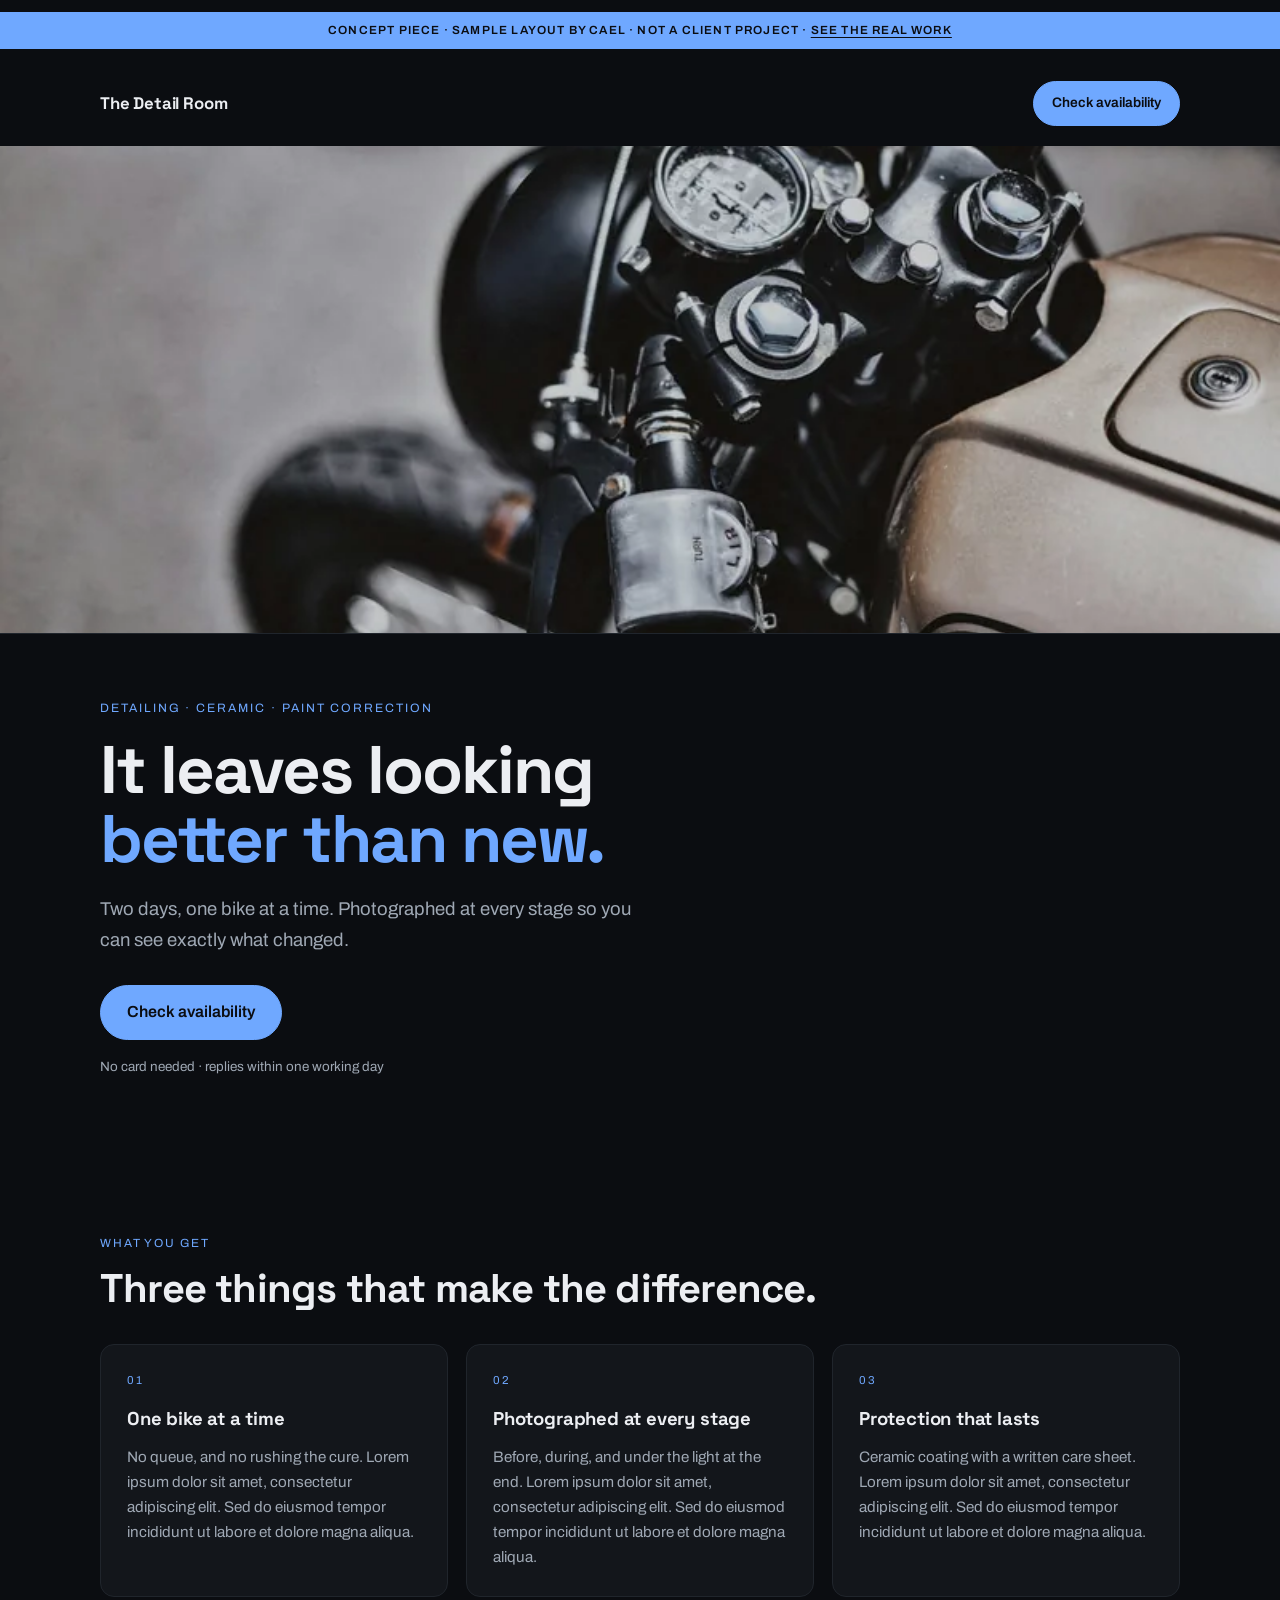
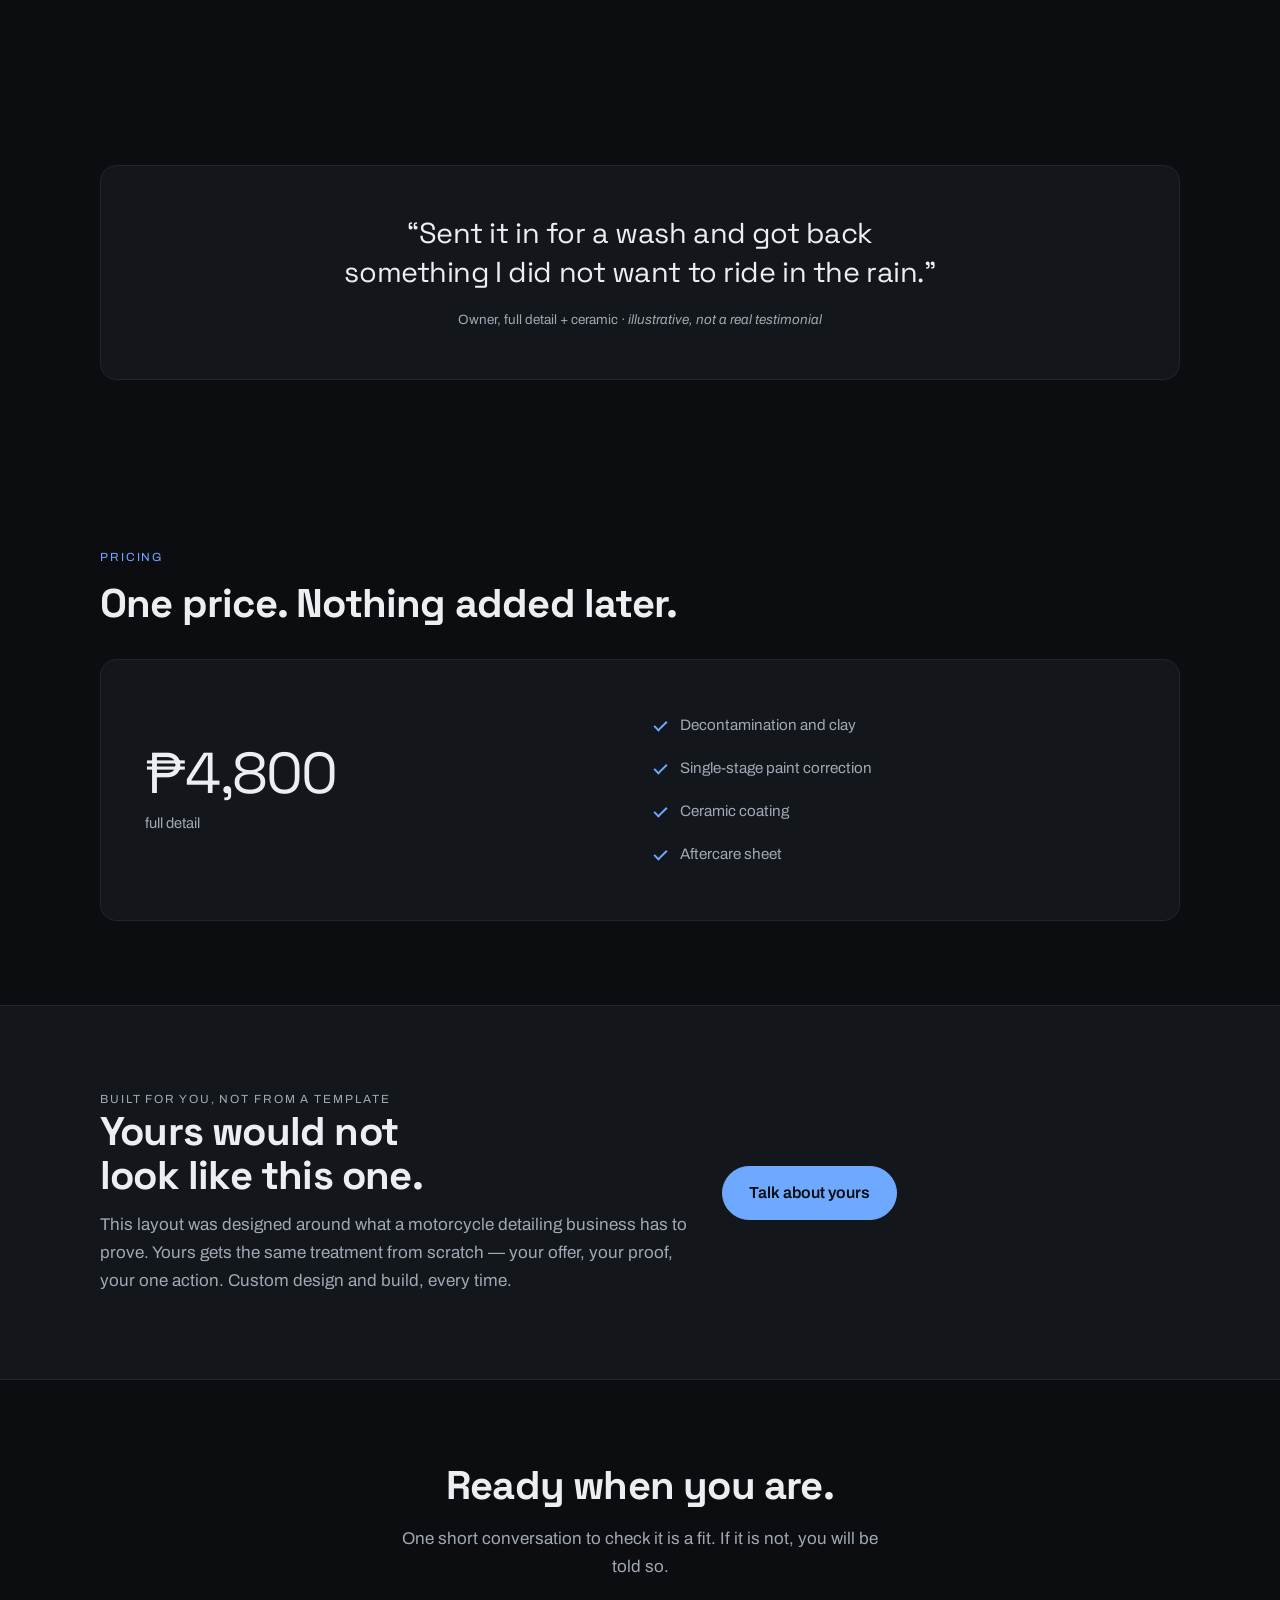
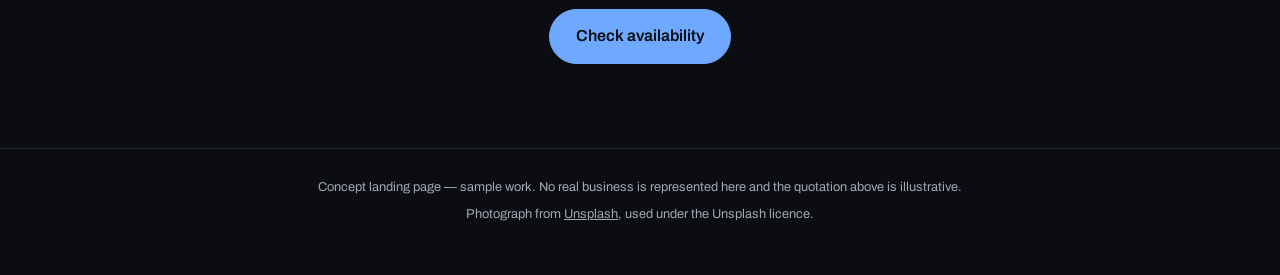
<file: work/samples/moto-detailing/index.html>
<!DOCTYPE html>
<html lang="en">
<head>
<meta charset="utf-8">
<meta name="viewport" content="width=device-width, initial-scale=1">
<title>The Detail Room — concept landing page</title>
<meta name="description" content="Concept landing page for a motorcycle detailing business. Sample layout by Cael. Not a client project.">
<meta name="robots" content="noindex">
<link rel="preconnect" href="https://fonts.googleapis.com">
<link rel="preconnect" href="https://fonts.gstatic.com" crossorigin>
<link rel="stylesheet" href="https://fonts.googleapis.com/css2?family=Archivo:wght@400;500;600;700&family=Space+Grotesk:wght@500;700&display=swap">
<style>
:root {
  --bg: #0B0D11; --surface: #13161B; --line: #20252C;
  --text: #ECEEF2; --muted: #9FA8B4; --accent: #6FA8FF; --on-accent: #0B0D11;
  --display: "Space Grotesk", system-ui, sans-serif; --body: "Archivo", system-ui, sans-serif;
}

*,*::before,*::after { box-sizing: border-box; }
body {
  margin: 0; background: var(--bg); color: var(--text);
  font-family: var(--body); font-size: 17px; line-height: 1.65;
  -webkit-font-smoothing: antialiased; overflow-x: hidden;
}
.wrap { width: min(1080px, calc(100% - 44px)); margin-inline: auto; }
a { color: inherit; }
img { max-width: 100%; display: block; }

.concept {
  background: var(--accent); color: var(--on-accent);
  font-family: var(--body); font-size: 0.74rem; font-weight: 600;
  letter-spacing: 0.1em; text-transform: uppercase; text-align: center;
  padding: 9px 16px; position: relative; z-index: 5;
}
.concept a { text-decoration: underline; text-underline-offset: 3px; }

header.bar { padding: 20px 0; position: relative; z-index: 4; }
.bar-in { display: flex; align-items: center; justify-content: space-between; gap: 16px; }
.mark { font-family: var(--display); font-weight: 700; font-size: 1.05rem; letter-spacing: -0.01em; }
.bar .btn { font-size: 0.86rem; padding: 10px 18px; min-height: 44px; }

.btn {
  display: inline-flex; align-items: center; justify-content: center; gap: 9px;
  min-height: 48px; padding: 13px 26px; border-radius: 999px;
  border: 1px solid var(--accent); background: var(--accent); color: var(--on-accent);
  font-family: var(--body); font-weight: 600; font-size: 1rem; text-decoration: none;
  cursor: pointer; transition: transform 160ms cubic-bezier(.22,.61,.36,1), filter 160ms ease;
}
.btn:hover { transform: translateY(-2px); filter: brightness(1.08); }
.btn-ghost { background: transparent; color: var(--text); border-color: var(--line); }
.btn:focus-visible { outline: 2px solid var(--accent); outline-offset: 3px; }

.eyebrow { font-size: 0.76rem; letter-spacing: 0.16em; text-transform: uppercase;
  color: var(--accent); margin: 0 0 18px; }
h1 { font-family: var(--display); font-weight: 700;
  font-size: clamp(2.35rem, 1.5rem + 3.4vw, 4.2rem); line-height: 1.03;
  letter-spacing: -0.03em; margin: 0 0 20px; text-wrap: balance; }
h1 em { font-style: normal; color: var(--accent); }
.sub { color: var(--muted); font-size: clamp(1.02rem, .96rem + .3vw, 1.16rem);
  max-width: 52ch; margin: 0 0 30px; }
.hero-note { margin: 16px 0 0; font-size: .84rem; color: var(--muted); }
.hero-ph img { width: 100%; height: 100%; object-fit: cover; }

section { padding: clamp(46px, 7vw, 84px) 0; }
.k { font-size: .74rem; letter-spacing: .16em; text-transform: uppercase;
  color: var(--accent); margin: 0 0 14px; }
h2 { font-family: var(--display); font-weight: 700;
  font-size: clamp(1.7rem, 1.3rem + 1.7vw, 2.5rem); line-height: 1.12;
  letter-spacing: -.02em; margin: 0 0 32px; text-wrap: balance; }

.card { background: var(--surface); border: 1px solid var(--line);
  border-radius: 14px; padding: 26px; }
.card h3 { font-family: var(--display); font-size: 1.16rem; margin: 0 0 10px;
  letter-spacing: -.01em; }
.card p { margin: 0; color: var(--muted); font-size: .95rem; }
.card .n { display: block; font-size: .72rem; letter-spacing: .14em;
  color: var(--accent); margin-bottom: 14px; }
.grid { display: grid; grid-template-columns: repeat(auto-fit, minmax(255px,1fr)); gap: 18px; }

blockquote { margin: 0; background: var(--surface); border: 1px solid var(--line);
  border-radius: 16px; padding: clamp(28px,4vw,48px); text-align: center; }
blockquote p { font-family: var(--display);
  font-size: clamp(1.25rem,1rem + 1.1vw,1.8rem); line-height: 1.34;
  letter-spacing: -.015em; margin: 0 0 18px; text-wrap: balance; }
blockquote footer { font-size: .84rem; color: var(--muted); }

.price-wrap { display: grid; grid-template-columns: minmax(0,1fr) minmax(0,1fr);
  gap: 28px; align-items: center; background: var(--surface);
  border: 1px solid var(--line); border-radius: 16px; padding: clamp(26px,4vw,44px); }
@media (max-width: 720px) { .price-wrap { grid-template-columns: 1fr; } }
.amount { font-family: var(--display); font-size: clamp(2.5rem,2rem + 2.2vw,3.6rem);
  line-height: 1; letter-spacing: -.03em; }
.unit { color: var(--muted); font-size: .92rem; margin-top: 8px; }
ul.inc { list-style: none; margin: 0; padding: 0; }
ul.inc li { padding: 9px 0 9px 26px; position: relative; color: var(--muted); font-size: .95rem; }
ul.inc li::before { content: ""; position: absolute; left: 0; top: 17px; width: 13px;
  height: 7px; border-left: 2px solid var(--accent); border-bottom: 2px solid var(--accent);
  transform: rotate(-45deg); }

.custom { border-top: 1px solid var(--line); border-bottom: 1px solid var(--line);
  background: var(--surface); }
.custom-in { display: grid; grid-template-columns: minmax(0,1.3fr) minmax(0,1fr);
  gap: 26px; align-items: center; }
@media (max-width: 760px) { .custom-in { grid-template-columns: 1fr; } }
.custom h2 { margin-bottom: 12px; }
.custom p { margin: 0; color: var(--muted); }

.close { text-align: center; }
.close h2 { margin-bottom: 16px; }
.close p { color: var(--muted); max-width: 48ch; margin: 0 auto 28px; }

footer.end { border-top: 1px solid var(--line); padding: 28px 0 44px; }
footer.end p { margin: 0 0 6px; font-size: .8rem; color: var(--muted); text-align: center; }
@media (prefers-reduced-motion: reduce) { * { transition: none !important; } }


.hero-ph { width: 100%; aspect-ratio: 21/8; border-bottom: 1px solid var(--line); }
.hero { padding: clamp(34px,5vw,64px) 0 clamp(40px,6vw,72px); }
.hero-in { display: grid; grid-template-columns: minmax(0,1.15fr) minmax(0,1fr);
  gap: clamp(20px,3vw,44px); align-items: end; }
@media (max-width: 800px) { .hero-in { grid-template-columns: 1fr; }
  .hero-ph { aspect-ratio: 16/10; } }

</style>
</head>
<body>

<p class="concept">
  Concept piece &middot; sample layout by Cael &middot; not a client project &middot;
  <a href="../../../index.html">see the real work</a>
</p>

<header class="bar">
  <div class="wrap bar-in">
    <span class="mark">The Detail Room</span>
    <a class="btn" href="#book">Check availability</a>
  </div>
</header>

<main>
  <div class="hero-ph"><picture>
          <source type="image/webp" srcset="../_img/moto-detailing-800.webp 800w, ../_img/moto-detailing.webp 1600w"
                  sizes="(max-width: 860px) 100vw, 50vw">
          <img src="../_img/moto-detailing-800.jpg"
               srcset="../_img/moto-detailing-800.jpg 800w, ../_img/moto-detailing.jpg 1600w"
               sizes="(max-width: 860px) 100vw, 50vw"
               width="1600" height="1000" alt="Close detail of a motorcycle's chrome instruments and engine casing." loading="eager" decoding="async">
        </picture></div>
  <section class="hero">
    <div class="wrap"><div class="hero-in"><div class="hero-copy">
        <p class="eyebrow">Detailing &middot; ceramic &middot; paint correction</p>
        <h1>It leaves looking<br><em>better than new.</em></h1>
        <p class="sub">Two days, one bike at a time. Photographed at every stage so you can see exactly what changed.</p>
        <a class="btn" href="#book">Check availability</a>
        <p class="hero-note">No card needed &middot; replies within one working day</p>
      </div></div></div>
  </section>

  <section>
    <div class="wrap">
      <p class="k">What you get</p>
      <h2>Three things that make the difference.</h2>
      <div class="grid">
        <article class="card"><span class="n">01</span><h3>One bike at a time</h3><p>No queue, and no rushing the cure. Lorem ipsum dolor sit amet, consectetur adipiscing elit. Sed do eiusmod tempor incididunt ut labore et dolore magna aliqua.</p></article>
        <article class="card"><span class="n">02</span><h3>Photographed at every stage</h3><p>Before, during, and under the light at the end. Lorem ipsum dolor sit amet, consectetur adipiscing elit. Sed do eiusmod tempor incididunt ut labore et dolore magna aliqua.</p></article>
        <article class="card"><span class="n">03</span><h3>Protection that lasts</h3><p>Ceramic coating with a written care sheet. Lorem ipsum dolor sit amet, consectetur adipiscing elit. Sed do eiusmod tempor incididunt ut labore et dolore magna aliqua.</p></article></div>
    </div>
  </section>

  <section>
    <div class="wrap">
      <blockquote>
        <p>&ldquo;Sent it in for a wash and got back something I did not want to ride in the rain.&rdquo;</p>
        <footer>Owner, full detail + ceramic &middot; <em>illustrative, not a real testimonial</em></footer>
      </blockquote>
    </div>
  </section>

  <section>
    <div class="wrap">
      <p class="k">Pricing</p>
      <h2>One price. Nothing added later.</h2>
      <div class="price-wrap">
        <div>
          <div class="amount">₱4,800</div>
          <div class="unit">full detail</div>
        </div>
        <ul class="inc">
          <li>Decontamination and clay</li>
          <li>Single-stage paint correction</li>
          <li>Ceramic coating</li>
          <li>Aftercare sheet</li></ul>
      </div>
    </div>
  </section>

  <section class="custom">
    <div class="wrap custom-in">
      <div>
        <p class="k">Built for you, not from a template</p>
        <h2>Yours would not look like this one.</h2>
        <p>
          This layout was designed around what a motorcycle detailing business has to prove.
          Yours gets the same treatment from scratch &mdash; your offer, your proof,
          your one action. Custom design and build, every time.
        </p>
      </div>
      <div>
        <a class="btn" href="../../../index.html#contact">Talk about yours</a>
      </div>
    </div>
  </section>

  <section class="close" id="book">
    <div class="wrap">
      <h2>Ready when you are.</h2>
      <p>One short conversation to check it is a fit. If it is not, you will be told so.</p>
      <a class="btn" href="#book">Check availability</a>
    </div>
  </section>
</main>

<footer class="end">
  <div class="wrap">
    <p>Concept landing page &mdash; sample work. No real business is represented here
       and the quotation above is illustrative.</p>
    <p>Photograph from <a href="https://unsplash.com" rel="noopener">Unsplash</a>,
       used under the Unsplash licence.</p>
  </div>
</footer>

</body>
</html>
</file>
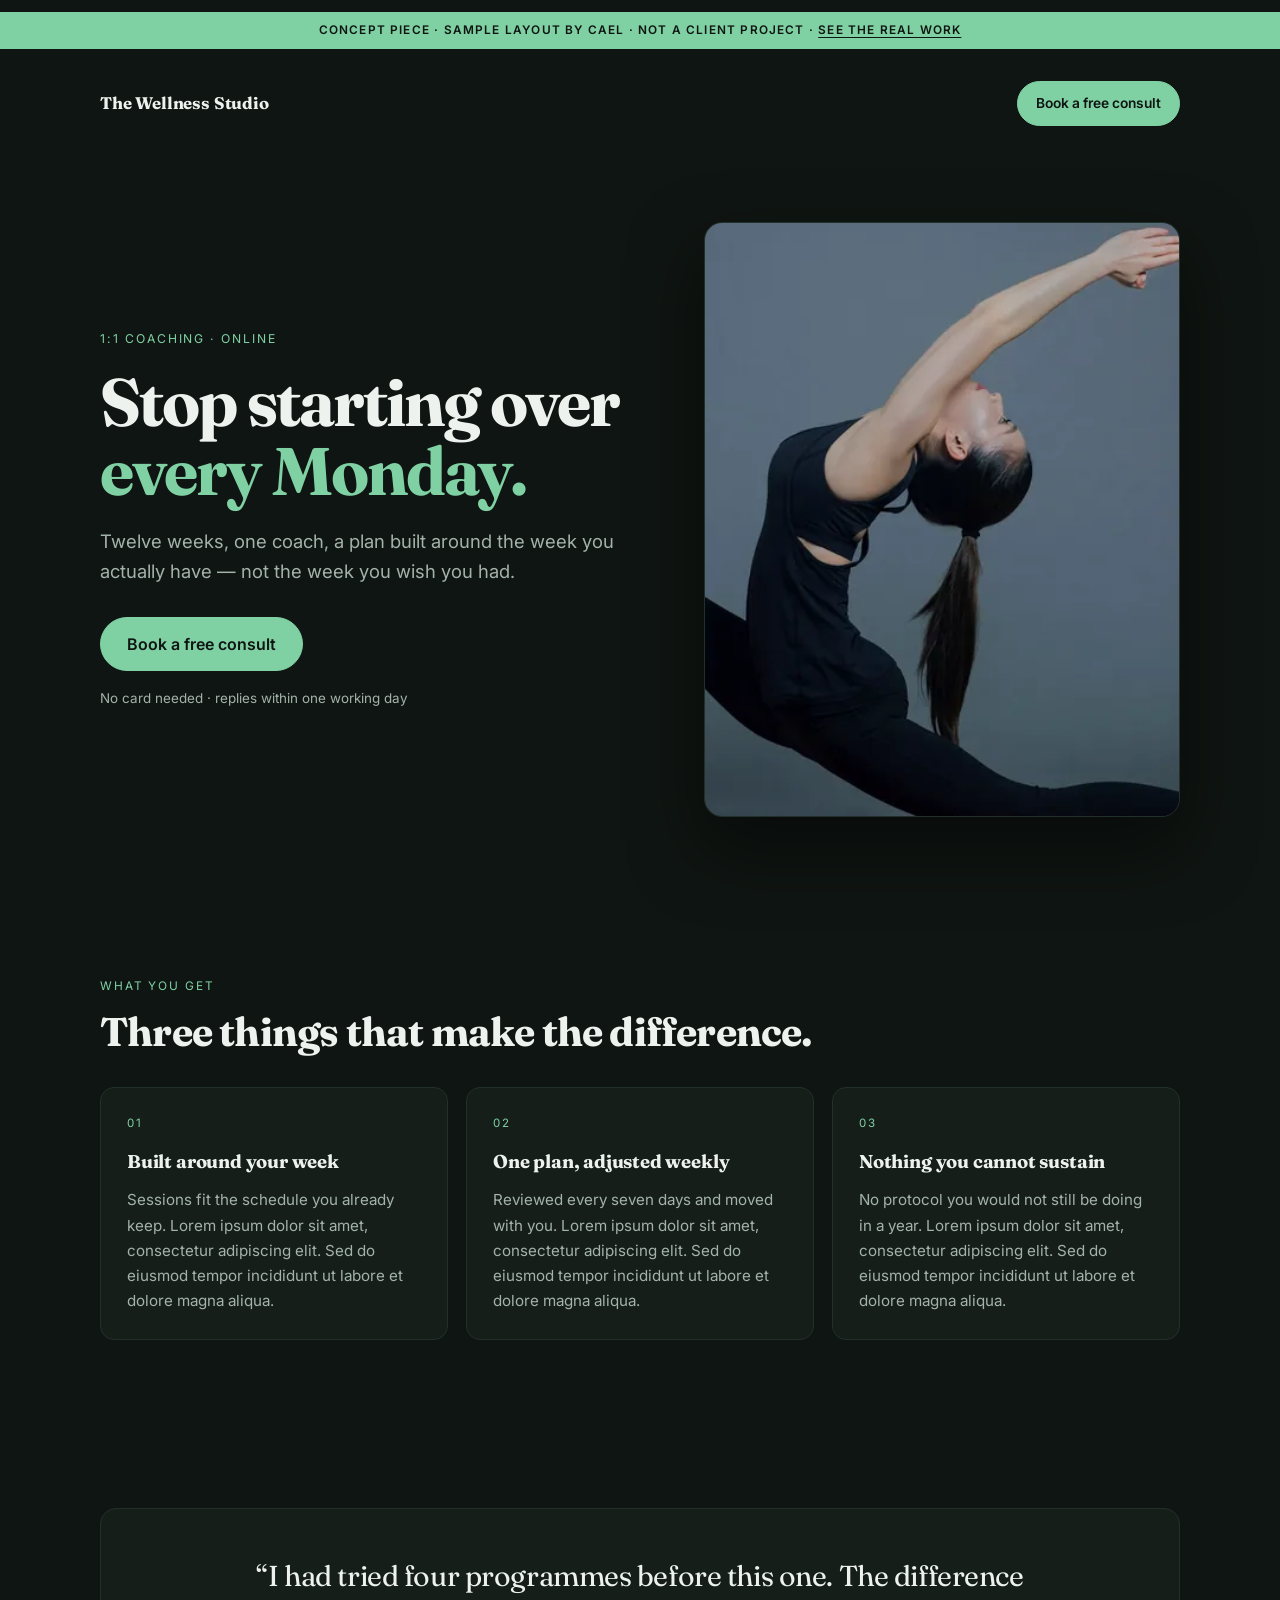
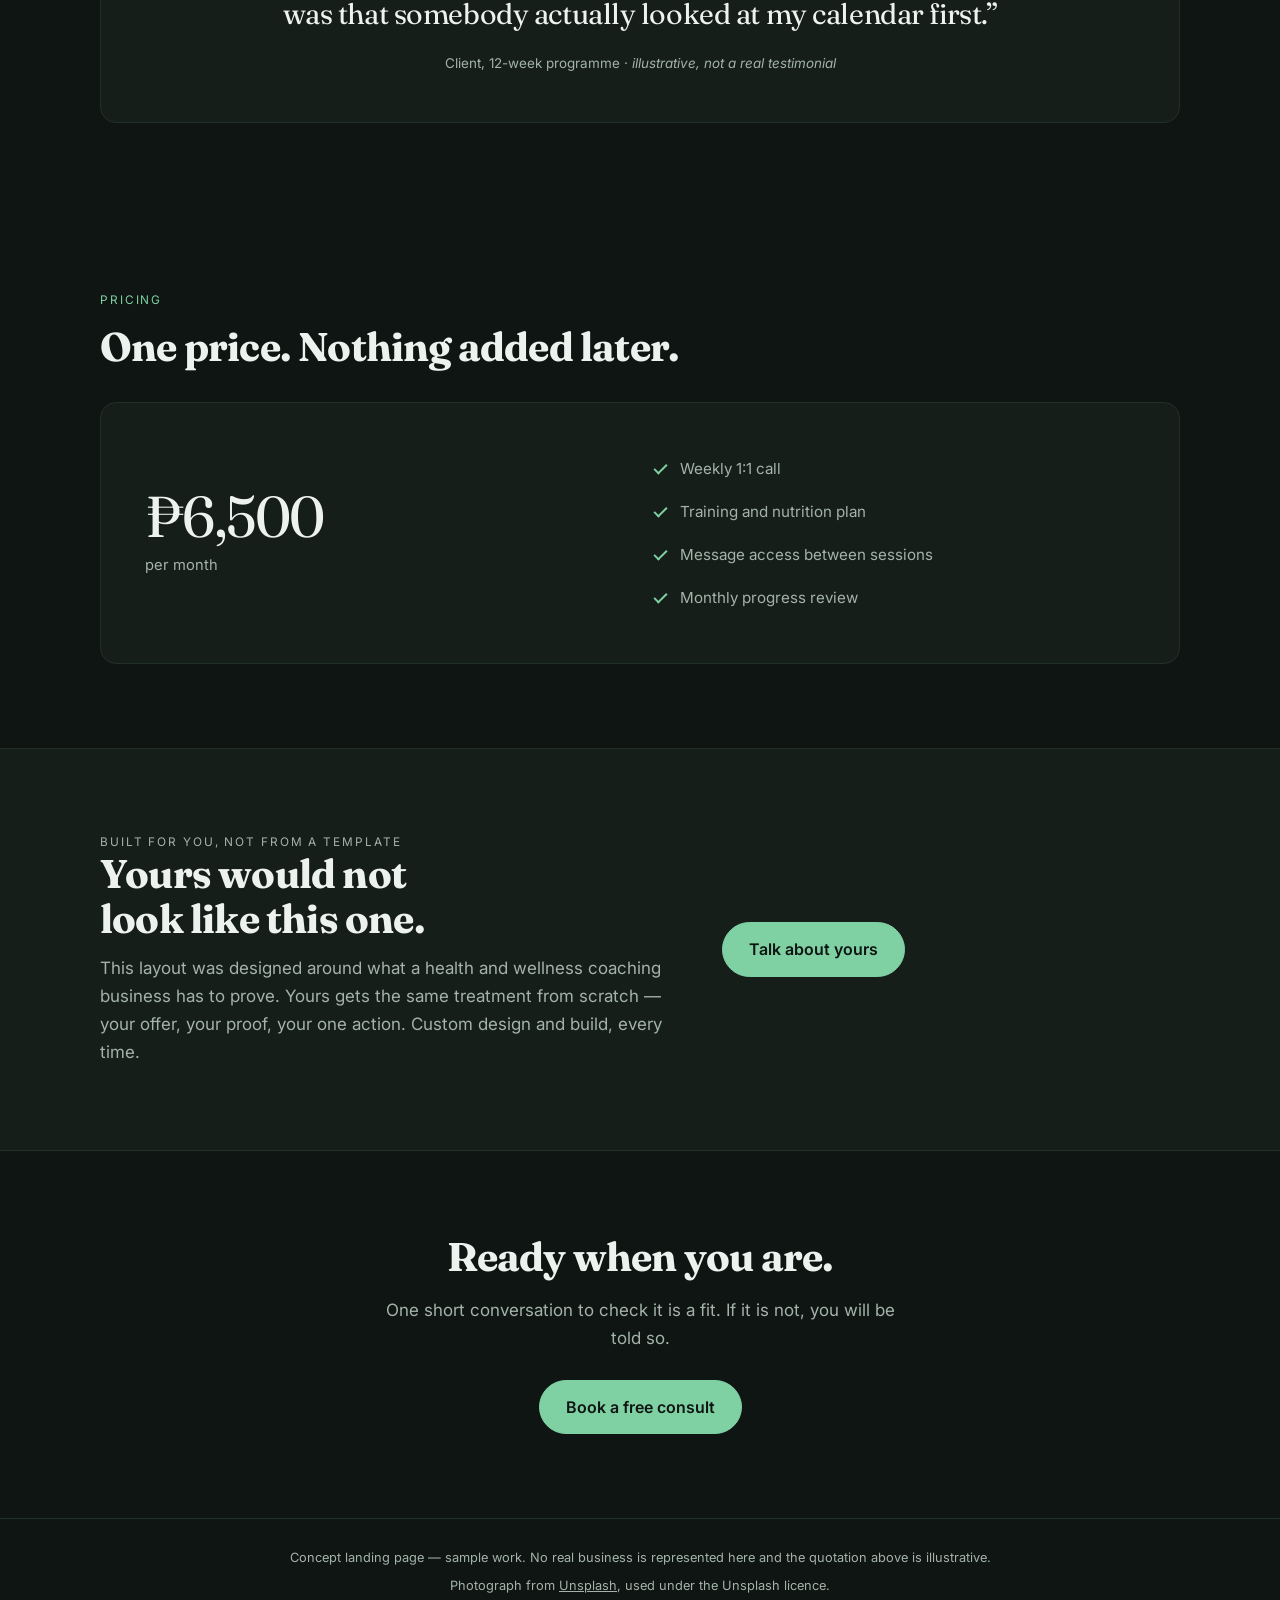
<file: work/samples/wellness/index.html>
<!DOCTYPE html>
<html lang="en">
<head>
<meta charset="utf-8">
<meta name="viewport" content="width=device-width, initial-scale=1">
<title>The Wellness Studio — concept landing page</title>
<meta name="description" content="Concept landing page for a health and wellness coaching business. Sample layout by Cael. Not a client project.">
<meta name="robots" content="noindex">
<link rel="preconnect" href="https://fonts.googleapis.com">
<link rel="preconnect" href="https://fonts.gstatic.com" crossorigin>
<link rel="stylesheet" href="https://fonts.googleapis.com/css2?family=Fraunces:opsz,wght@9..144,500;9..144,700&family=Inter:wght@400;500;600&display=swap">
<style>
:root {
  --bg: #0F1512; --surface: #161E1A; --line: #22302A;
  --text: #EDF2EE; --muted: #A3B3AA; --accent: #7FD1A3; --on-accent: #0F1512;
  --display: "Fraunces", Georgia, serif; --body: "Inter", system-ui, sans-serif;
}

*,*::before,*::after { box-sizing: border-box; }
body {
  margin: 0; background: var(--bg); color: var(--text);
  font-family: var(--body); font-size: 17px; line-height: 1.65;
  -webkit-font-smoothing: antialiased; overflow-x: hidden;
}
.wrap { width: min(1080px, calc(100% - 44px)); margin-inline: auto; }
a { color: inherit; }
img { max-width: 100%; display: block; }

.concept {
  background: var(--accent); color: var(--on-accent);
  font-family: var(--body); font-size: 0.74rem; font-weight: 600;
  letter-spacing: 0.1em; text-transform: uppercase; text-align: center;
  padding: 9px 16px; position: relative; z-index: 5;
}
.concept a { text-decoration: underline; text-underline-offset: 3px; }

header.bar { padding: 20px 0; position: relative; z-index: 4; }
.bar-in { display: flex; align-items: center; justify-content: space-between; gap: 16px; }
.mark { font-family: var(--display); font-weight: 700; font-size: 1.05rem; letter-spacing: -0.01em; }
.bar .btn { font-size: 0.86rem; padding: 10px 18px; min-height: 44px; }

.btn {
  display: inline-flex; align-items: center; justify-content: center; gap: 9px;
  min-height: 48px; padding: 13px 26px; border-radius: 999px;
  border: 1px solid var(--accent); background: var(--accent); color: var(--on-accent);
  font-family: var(--body); font-weight: 600; font-size: 1rem; text-decoration: none;
  cursor: pointer; transition: transform 160ms cubic-bezier(.22,.61,.36,1), filter 160ms ease;
}
.btn:hover { transform: translateY(-2px); filter: brightness(1.08); }
.btn-ghost { background: transparent; color: var(--text); border-color: var(--line); }
.btn:focus-visible { outline: 2px solid var(--accent); outline-offset: 3px; }

.eyebrow { font-size: 0.76rem; letter-spacing: 0.16em; text-transform: uppercase;
  color: var(--accent); margin: 0 0 18px; }
h1 { font-family: var(--display); font-weight: 700;
  font-size: clamp(2.35rem, 1.5rem + 3.4vw, 4.2rem); line-height: 1.03;
  letter-spacing: -0.03em; margin: 0 0 20px; text-wrap: balance; }
h1 em { font-style: normal; color: var(--accent); }
.sub { color: var(--muted); font-size: clamp(1.02rem, .96rem + .3vw, 1.16rem);
  max-width: 52ch; margin: 0 0 30px; }
.hero-note { margin: 16px 0 0; font-size: .84rem; color: var(--muted); }
.hero-ph img { width: 100%; height: 100%; object-fit: cover; }

section { padding: clamp(46px, 7vw, 84px) 0; }
.k { font-size: .74rem; letter-spacing: .16em; text-transform: uppercase;
  color: var(--accent); margin: 0 0 14px; }
h2 { font-family: var(--display); font-weight: 700;
  font-size: clamp(1.7rem, 1.3rem + 1.7vw, 2.5rem); line-height: 1.12;
  letter-spacing: -.02em; margin: 0 0 32px; text-wrap: balance; }

.card { background: var(--surface); border: 1px solid var(--line);
  border-radius: 14px; padding: 26px; }
.card h3 { font-family: var(--display); font-size: 1.16rem; margin: 0 0 10px;
  letter-spacing: -.01em; }
.card p { margin: 0; color: var(--muted); font-size: .95rem; }
.card .n { display: block; font-size: .72rem; letter-spacing: .14em;
  color: var(--accent); margin-bottom: 14px; }
.grid { display: grid; grid-template-columns: repeat(auto-fit, minmax(255px,1fr)); gap: 18px; }

blockquote { margin: 0; background: var(--surface); border: 1px solid var(--line);
  border-radius: 16px; padding: clamp(28px,4vw,48px); text-align: center; }
blockquote p { font-family: var(--display);
  font-size: clamp(1.25rem,1rem + 1.1vw,1.8rem); line-height: 1.34;
  letter-spacing: -.015em; margin: 0 0 18px; text-wrap: balance; }
blockquote footer { font-size: .84rem; color: var(--muted); }

.price-wrap { display: grid; grid-template-columns: minmax(0,1fr) minmax(0,1fr);
  gap: 28px; align-items: center; background: var(--surface);
  border: 1px solid var(--line); border-radius: 16px; padding: clamp(26px,4vw,44px); }
@media (max-width: 720px) { .price-wrap { grid-template-columns: 1fr; } }
.amount { font-family: var(--display); font-size: clamp(2.5rem,2rem + 2.2vw,3.6rem);
  line-height: 1; letter-spacing: -.03em; }
.unit { color: var(--muted); font-size: .92rem; margin-top: 8px; }
ul.inc { list-style: none; margin: 0; padding: 0; }
ul.inc li { padding: 9px 0 9px 26px; position: relative; color: var(--muted); font-size: .95rem; }
ul.inc li::before { content: ""; position: absolute; left: 0; top: 17px; width: 13px;
  height: 7px; border-left: 2px solid var(--accent); border-bottom: 2px solid var(--accent);
  transform: rotate(-45deg); }

.custom { border-top: 1px solid var(--line); border-bottom: 1px solid var(--line);
  background: var(--surface); }
.custom-in { display: grid; grid-template-columns: minmax(0,1.3fr) minmax(0,1fr);
  gap: 26px; align-items: center; }
@media (max-width: 760px) { .custom-in { grid-template-columns: 1fr; } }
.custom h2 { margin-bottom: 12px; }
.custom p { margin: 0; color: var(--muted); }

.close { text-align: center; }
.close h2 { margin-bottom: 16px; }
.close p { color: var(--muted); max-width: 48ch; margin: 0 auto 28px; }

footer.end { border-top: 1px solid var(--line); padding: 28px 0 44px; }
footer.end p { margin: 0 0 6px; font-size: .8rem; color: var(--muted); text-align: center; }
@media (prefers-reduced-motion: reduce) { * { transition: none !important; } }


.hero { padding: clamp(40px,6vw,76px) 0; }
.hero-in { display: grid; grid-template-columns: minmax(0,1fr) minmax(0,.86fr);
  gap: clamp(26px,4vw,56px); align-items: center; }
.hero-ph { border-radius: 18px; overflow: hidden; border: 1px solid var(--line);
  aspect-ratio: 4/5; box-shadow: 0 30px 70px rgba(0,0,0,.5); }
@media (max-width: 860px) { .hero-in { grid-template-columns: 1fr; }
  .hero-ph { aspect-ratio: 16/10; order: -1; } }

</style>
</head>
<body>

<p class="concept">
  Concept piece &middot; sample layout by Cael &middot; not a client project &middot;
  <a href="../../../index.html">see the real work</a>
</p>

<header class="bar">
  <div class="wrap bar-in">
    <span class="mark">The Wellness Studio</span>
    <a class="btn" href="#book">Book a free consult</a>
  </div>
</header>

<main>
  <section class="hero">
    <div class="wrap"><div class="hero-in">
      <div class="hero-copy">
        <p class="eyebrow">1:1 coaching &middot; online</p>
        <h1>Stop starting over<br><em>every Monday.</em></h1>
        <p class="sub">Twelve weeks, one coach, a plan built around the week you actually have &mdash; not the week you wish you had.</p>
        <a class="btn" href="#book">Book a free consult</a>
        <p class="hero-note">No card needed &middot; replies within one working day</p>
      </div>
      <div class="hero-ph"><picture>
          <source type="image/webp" srcset="../_img/wellness-800.webp 800w, ../_img/wellness.webp 1600w"
                  sizes="(max-width: 860px) 100vw, 50vw">
          <img src="../_img/wellness-800.jpg"
               srcset="../_img/wellness-800.jpg 800w, ../_img/wellness.jpg 1600w"
               sizes="(max-width: 860px) 100vw, 50vw"
               width="1600" height="1000" alt="A person mid-yoga pose against a plain studio wall." loading="eager" decoding="async">
        </picture></div>
    </div></div>
  </section>

  <section>
    <div class="wrap">
      <p class="k">What you get</p>
      <h2>Three things that make the difference.</h2>
      <div class="grid">
        <article class="card"><span class="n">01</span><h3>Built around your week</h3><p>Sessions fit the schedule you already keep. Lorem ipsum dolor sit amet, consectetur adipiscing elit. Sed do eiusmod tempor incididunt ut labore et dolore magna aliqua.</p></article>
        <article class="card"><span class="n">02</span><h3>One plan, adjusted weekly</h3><p>Reviewed every seven days and moved with you. Lorem ipsum dolor sit amet, consectetur adipiscing elit. Sed do eiusmod tempor incididunt ut labore et dolore magna aliqua.</p></article>
        <article class="card"><span class="n">03</span><h3>Nothing you cannot sustain</h3><p>No protocol you would not still be doing in a year. Lorem ipsum dolor sit amet, consectetur adipiscing elit. Sed do eiusmod tempor incididunt ut labore et dolore magna aliqua.</p></article></div>
    </div>
  </section>

  <section>
    <div class="wrap">
      <blockquote>
        <p>&ldquo;I had tried four programmes before this one. The difference was that somebody actually looked at my calendar first.&rdquo;</p>
        <footer>Client, 12-week programme &middot; <em>illustrative, not a real testimonial</em></footer>
      </blockquote>
    </div>
  </section>

  <section>
    <div class="wrap">
      <p class="k">Pricing</p>
      <h2>One price. Nothing added later.</h2>
      <div class="price-wrap">
        <div>
          <div class="amount">₱6,500</div>
          <div class="unit">per month</div>
        </div>
        <ul class="inc">
          <li>Weekly 1:1 call</li>
          <li>Training and nutrition plan</li>
          <li>Message access between sessions</li>
          <li>Monthly progress review</li></ul>
      </div>
    </div>
  </section>

  <section class="custom">
    <div class="wrap custom-in">
      <div>
        <p class="k">Built for you, not from a template</p>
        <h2>Yours would not look like this one.</h2>
        <p>
          This layout was designed around what a health and wellness coaching business has to prove.
          Yours gets the same treatment from scratch &mdash; your offer, your proof,
          your one action. Custom design and build, every time.
        </p>
      </div>
      <div>
        <a class="btn" href="../../../index.html#contact">Talk about yours</a>
      </div>
    </div>
  </section>

  <section class="close" id="book">
    <div class="wrap">
      <h2>Ready when you are.</h2>
      <p>One short conversation to check it is a fit. If it is not, you will be told so.</p>
      <a class="btn" href="#book">Book a free consult</a>
    </div>
  </section>
</main>

<footer class="end">
  <div class="wrap">
    <p>Concept landing page &mdash; sample work. No real business is represented here
       and the quotation above is illustrative.</p>
    <p>Photograph from <a href="https://unsplash.com" rel="noopener">Unsplash</a>,
       used under the Unsplash licence.</p>
  </div>
</footer>

</body>
</html>
</file>
<file: css/styles.css>
/* =========================================================================
   Cael — portfolio
   1. Tokens
   2. Base
   3. Layout
   4. Header + nav + theme toggle
   5. Sections
   6. Footer
   7. Motion
   ========================================================================= */

/* ---------- 1. Tokens ---------------------------------------------------- */
/* No hue anywhere. One neutral ramp, black to white, and nothing else.
   
   The reason is the brief: transparency, integrity, craft. Colour is the
   easiest thing to hide behind — it flatters weak work and it decorates.
   Strip it out and the page has nothing left to lean on but the type, the
   spacing, the photographs and what the words actually say. That is the
   argument the site is making, so the palette makes it too.

   Neither end is pure. #000 against #FFF halates at large areas — the white
   appears to bleed into the black and body text buzzes. #0A0A0A and #FAFAFA
   read as black and white while staying comfortable for long reading.

   --accent is not a colour here, it is the far end of the ramp: white on the
   dark theme, black on the light one. Emphasis comes from weight, size and
   space instead of hue, which is the harder discipline and the honest one.

   Errors are monochrome too. They were never allowed to rely on colour alone
   (WCAG 1.4.1), so they carry their meaning in the words, a heavy left rule
   and bold weight — all of which survive on a greyscale screen. */

:root,
:root[data-theme="dark"] {
  --bg:            #111415;
  --surface:       #191D1E;
  --surface-2:     #202526;
  --bench:         #08090A;   /* the dark room the work turns inside */
  --border:        #242A2C;
  --border-strong: #394143;   /* 3:1 against --surface — real boundaries */
  --text:          #E9E7E3;   /* 15.6:1 on --bg — AAA */
  /* Lit ground, not flat ground. The key light behind the hero raises the
     background under the type, which costs contrast — measured off the
     rendered pixels, #9AA09E fell to 6.5:1 there. This clears 7:1 at the
     brightest point of the beam as well as on plain --bg. */
  --text-muted:    #A6ACAA;   /*  8.1:1 on --bg, 7.1:1 under the beam — AAA */
  /* Steel blue is the only hue with a job, and its job is "this is a
     control". Hot and cool below belong to temperature alone. */
  --accent:        #9FD0E4;   /* the key light. 11.3:1 on --bg — AAA */
  --accent-hover:  #C0E2F0;
  --on-accent:     #111415;
  --hot:           #E8A07E;   /* the warm bounce off the floor */
  --cool:          #7FC8A0;
  --error:         #E58B70;
  --header-bg:     rgba(17, 20, 21, 0.80);
  --shadow:        0 12px 30px rgba(0, 0, 0, 0.55);
  --scrim:         rgba(0, 0, 0, 0.72);
}

:root[data-theme="light"] {
  --bg:            #F2F1ED;
  --surface:       #FFFFFF;
  --surface-2:     #E9E8E3;
  --bench:         #EDECE7;   /* keeps index labels above 7:1 */
  --border:        #DCDBD4;
  --border-strong: #BCBBB3;   /* 3:1 against --surface */
  --text:          #15181A;   /* 16.6:1 on --bg — AAA */
  --text-muted:    #474C4E;   /*  7.5:1 on --bg — AAA, same as the dark theme */
  /* #7FB2C9 is only 2.0:1 on this ground, so daylight darkens the same hue
     rather than reusing one hex across both themes. */
  --accent:        #1D4E61;   /* 7.3:1 on --surface-2, keeps the chips AAA */
  --accent-hover:  #143A49;
  --on-accent:     #FFFFFF;
  --hot:           #A8442A;
  --cool:          #2C6A4E;
  --error:         #A8442A;
  --header-bg:     rgba(242, 241, 237, 0.84);
  --shadow:        0 12px 26px rgba(20, 24, 26, 0.10);
  --scrim:         rgba(242, 241, 237, 0.78);
}

:root {
  /* Grotesque throughout — Cael's call after comparing both side by side.
     Space Grotesk has enough character in its lowercase g, a and the cut of
     its numerals to read as chosen rather than as an unstyled default, which
     is what keeps an all-grotesque page from looking like a draft. */
  --font-display: "Space Grotesk", system-ui, -apple-system, "Segoe UI", sans-serif;
  --font-body:    "Archivo", system-ui, -apple-system, "Segoe UI", sans-serif;
  --font-mono:    ui-monospace, SFMono-Regular, Menlo, Consolas, monospace;

  /* Spacious scale */
  --space-2xs: 4px;
  --space-xs:  8px;
  --space-sm:  16px;
  --space-md:  24px;
  --space-lg:  32px;
  --space-xl:  48px;
  --space-2xl: 64px;
  --space-3xl: 96px;

  --radius:    10px;
  --measure:   66ch;   /* Archivo runs wider than Public Sans at the same size */
  --wrap:      1120px;
  --header-h:  54px;

  --t-fast:    150ms;
  --t-base:    200ms;
  --t-slow:    350ms;
  --ease:      cubic-bezier(0.22, 0.61, 0.36, 1);
}

/* ---------- 2. Base ------------------------------------------------------ */

*, *::before, *::after { box-sizing: border-box; }

html {
  scroll-behavior: smooth;
  scroll-padding-top: calc(var(--header-h) + var(--space-sm));
  -webkit-text-size-adjust: 100%;
}

body {
  margin: 0;
  background: var(--bg);
  color: var(--text);
  font-family: var(--font-body);
  font-size: 18px;          /* brief floor is 17px */
  line-height: 1.6;
  -webkit-font-smoothing: antialiased;
  transition: background-color var(--t-base) var(--ease),
              color var(--t-base) var(--ease);
}

h1, h2, h3 {
  font-family: var(--font-display);
  font-weight: 500;
  line-height: 1.15;
  letter-spacing: -0.01em;
  margin: 0 0 var(--space-md);
  text-wrap: balance;
}

h1, .display { font-size: clamp(2.25rem, 1.4rem + 3.6vw, 3.75rem); }
h2           { font-size: clamp(1.75rem, 1.3rem + 1.9vw, 2.5rem); }

p { margin: 0 0 var(--space-md); max-width: var(--measure); }
p:last-child { margin-bottom: 0; }

a { color: var(--accent); text-decoration-thickness: 1px; text-underline-offset: 3px; }
a:hover { color: var(--accent-hover); }

img { max-width: 100%; height: auto; display: block; }

.muted  { color: var(--text-muted); }
.lede   { font-size: 1.1rem; color: var(--text-muted); }

.eyebrow {
  font-family: var(--font-mono);
  font-size: 0.78rem;
  letter-spacing: 0.14em;
  text-transform: uppercase;
  color: var(--accent);
  margin-bottom: var(--space-sm);
}

.visually-hidden {
  position: absolute; width: 1px; height: 1px;
  margin: -1px; padding: 0; border: 0;
  clip: rect(0 0 0 0); clip-path: inset(50%); overflow: hidden;
  white-space: nowrap;
}

/* Focus rings are never removed. */
:focus-visible {
  outline: 2px solid var(--accent);
  outline-offset: 3px;
  border-radius: 4px;
}

.skip-link {
  position: absolute;
  left: var(--space-sm);
  top: -100px;
  z-index: 100;
  background: var(--accent);
  color: var(--on-accent);
  padding: var(--space-xs) var(--space-sm);
  border-radius: var(--radius);
  font-weight: 600;
  text-decoration: none;
  transition: top var(--t-fast) var(--ease);
}
.skip-link:focus { top: var(--space-sm); color: var(--on-accent); }

/* ---------- 3. Layout ---------------------------------------------------- */

.wrap {
  width: 100%;
  max-width: var(--wrap);
  margin-inline: auto;
  padding-inline: var(--space-md);
}

.section { padding-block: var(--space-3xl); }

.divider { padding-inline: var(--space-md); }
.divider span {
  display: block;
  max-width: var(--wrap);
  margin-inline: auto;
  height: 1px;
  background: var(--accent);
  transform: scaleX(0);
  transform-origin: left center;
  opacity: 0.55;
}
.divider.is-in span {
  transform: scaleX(1);
  transition: transform var(--t-slow) var(--ease);
}

/* ---------- 4. Header ---------------------------------------------------- */

/* The page chrome speaks the same language as the frame around the ring:
   mono capitals, a hairline, and the same ambient wash of the key light
   across the top. It is a strip of data, not a masthead -- so it stays thin
   and does not grow or shrink as you scroll. */
.site-header {
  position: sticky;
  top: 0;
  z-index: 50;
  background:
    linear-gradient(180deg, rgba(159, 208, 228, 0.09) 0%, transparent 80%),
    var(--header-bg);
  backdrop-filter: blur(14px) saturate(150%);
  border-bottom: 1px solid var(--border);
}
/* Daylight has no beam to wash anything with. */
:root[data-theme="light"] .site-header { background: var(--header-bg); }
.site-header.is-scrolled { border-bottom-color: var(--border-strong); }

.header-inner {
  display: flex;
  align-items: center;
  gap: var(--space-2xs);
  min-height: var(--header-h);
}

.wordmark {
  display: inline-flex;
  align-items: center;
  min-height: 44px;          /* it is a link — it needs a real touch target */
  font-family: var(--font-mono);
  font-size: 0.7rem;
  font-weight: 500;
  color: var(--text);
  text-decoration: none;
  letter-spacing: 0.2em;
  text-transform: uppercase;
  margin-right: auto;
}
.wordmark:hover { color: var(--accent); }

.nav {
  display: flex;
  align-items: center;
  gap: var(--space-2xs);
}

.nav a {
  display: inline-flex;
  align-items: center;
  min-height: 44px;
  padding: 0 var(--space-xs);
  border-radius: 2px;
  color: var(--text-muted);
  font-family: var(--font-mono);
  font-size: 0.66rem;
  font-weight: 400;
  letter-spacing: 0.15em;
  text-transform: uppercase;
  text-decoration: none;
  transition: color var(--t-fast) var(--ease);
}
.nav a:hover { background: transparent; color: var(--text); }

/* Contact is the one item allowed to carry the accent, so the way to reach
   him is never just another word in a row of words. */
.nav .nav-cta {
  color: var(--accent);
  border: 1px solid var(--accent);
  padding: 0 var(--space-sm);
  margin-left: var(--space-2xs);
}
.nav .nav-cta:hover { background: var(--accent); color: var(--on-accent); }

/* The clock reads as instrument data, not navigation: mono, muted, and
   tabular-nums so a ticking second never changes its width and nudges the
   toggle beside it. */
.header-clock {
  margin: 0;
  font-family: var(--font-mono);
  font-size: 0.66rem;
  letter-spacing: 0.14em;
  text-transform: uppercase;
  color: var(--text-muted);
  white-space: nowrap;
  font-variant-numeric: tabular-nums;
  padding-right: var(--space-2xs);
}

/* Under 700px the nav itself is tight; the clock is the first thing that can
   go, because nothing depends on it. */
@media (max-width: 700px) {
  .header-clock { display: none; }
}

.theme-toggle {
  display: inline-flex;
  align-items: center;
  justify-content: center;
  width: 44px;
  height: 44px;
  flex: none;
  margin-left: var(--space-2xs);
  padding: 0;
  border: 1px solid var(--border-strong);
  border-radius: 2px;
  background: transparent;
  color: var(--text);
  cursor: pointer;
  transition: background-color var(--t-fast) var(--ease),
              border-color var(--t-fast) var(--ease);
}
.theme-toggle:hover { background: var(--surface-2); border-color: var(--border-strong); }

.icon { width: 17px; height: 17px; fill: none; stroke: currentColor; stroke-width: 1.7; stroke-linecap: round; stroke-linejoin: round; }
.icon-moon { fill: currentColor; stroke: none; }

/* Dark theme shows the sun (the action: go light). Light shows the moon. */
:root[data-theme="dark"]  .icon-moon { display: none; }
:root[data-theme="light"] .icon-sun  { display: none; }

/* ---------- 5a. Buttons -------------------------------------------------- */

.btn {
  display: inline-flex;
  align-items: center;
  justify-content: center;
  min-height: 52px;
  padding: 0 var(--space-md);
  border: 1px solid transparent;
  border-radius: var(--radius);
  font-family: var(--font-body);
  font-size: 1rem;
  font-weight: 600;
  text-decoration: none;
  cursor: pointer;
  transition: background-color var(--t-fast) var(--ease),
              border-color var(--t-fast) var(--ease),
              color var(--t-fast) var(--ease),
              transform var(--t-fast) var(--ease);
}
.btn:active { transform: none; }

.btn-primary { background: var(--accent); color: var(--on-accent); }
.btn-primary:hover { background: var(--accent-hover); color: var(--on-accent); }

.btn-ghost { border-color: var(--border); color: var(--text); }
.btn-ghost:hover { border-color: var(--accent); color: var(--accent); background: var(--surface); }

/* ---------- 5b. Hero ----------------------------------------------------- */

/* The opening shot is lit by the same lamp as the ring — one source, above
   and behind, with a warm bounce underneath it. Full-bleed and behind the
   type, so the page opens in the room rather than arriving at it later. */
.hero {
  position: relative;
  padding-block: var(--space-3xl) var(--space-2xl);
}
.hero::before {
  content: "";
  position: absolute;
  inset: calc(var(--header-h) * -1) 0 -18% 0;
  z-index: -1;
  pointer-events: none;
  background:
    radial-gradient(96% 76% at 50% -14%,
      rgba(159, 208, 228, 0.16) 0%,
      rgba(159, 208, 228, 0.05) 42%,
      transparent 72%),
    radial-gradient(64% 46% at 18% 108%,
      rgba(232, 160, 126, 0.07) 0%,
      transparent 62%);
}
/* Daylight has no dark room to light, so the lamp is switched off rather
   than inverted into a grey wash. */
:root[data-theme="light"] .hero::before { display: none; }

/* The corner data from the ring, brought to the first screen: what he is
   open for on the left, the real hour in Manila on the right. */
/* The words the light falls on. A gradient from the paper white of the rest
   of the headline down into the key colour, so the type is lit by the same
   lamp as the ring rather than merely coloured. */
.display .lit {
  background: linear-gradient(180deg, #FFFFFF 0%, var(--accent) 92%);
  -webkit-background-clip: text;
  background-clip: text;
  color: transparent;
}
/* Daylight has no beam, so the words take the accent flat rather than
   fading into a near-white gradient nobody could read. */
:root[data-theme="light"] .display .lit {
  background: none;
  -webkit-text-fill-color: currentColor;
  color: var(--accent);
}

.hero-centred .wrap { text-align: center; }
/* Everything in the centred hero shares one rule. A ch-based max-width with
   margin 0 is what pinned the eyebrow and the credentials line to the left:
   they were centring their TEXT inside a box that was itself hard left. The
   auto margins centre the box; text-align then centres the text in it. */
.hero-centred .display,
.hero-centred .hero-lede,
.hero-centred .eyebrow,
.hero-centred .hero-meta { margin-inline: auto; }
.hero-centred .hero-lede { max-width: 52ch; }
.hero-centred .hero-actions { justify-content: center; }
/* The opening label sits centred over the headline with nothing else on its
   line. The leading rule every other section label carries is dropped here:
   a rule needs something to run from, and a centred label has no edge. */
.hero-centred .eyebrow {
  justify-content: center;
  margin-bottom: var(--space-md);
}
.hero-centred .eyebrow::before { display: none; }

/* The credentials line: the quietest thing in the hero, and the last read.
   Centred with the rest of the column, and held well clear of the buttons so
   it reads as a footnote to them rather than a third action. */
.hero-meta {
  /* Wide enough to hold the whole credential on one line on a desktop; it
     still wraps on its own when the viewport cannot take it. The inherited
     ch-based cap broke it mid-phrase, after "Hands-on since". The line is
     short, so the wrap is the only constraint it needs; it wraps by itself
     on a phone. */
  max-width: none;
  margin: var(--space-lg) 0 0;
  font-family: var(--font-mono);
  font-size: 0.72rem;
  letter-spacing: 0.06em;
  line-height: 1.6;
  color: var(--text-muted);
}
.hero-centred .hero-meta { text-align: center; }

.hero .display { margin-bottom: var(--space-md); }

.hero-lede {
  font-size: clamp(1.05rem, 0.98rem + 0.35vw, 1.2rem);
  max-width: 56ch;
  margin-bottom: var(--space-xl);
}

.hero-actions {
  display: flex;
  flex-wrap: wrap;
  gap: var(--space-sm);
  margin-bottom: var(--space-xl);
}


/* ---------- 5c. Services strip ------------------------------------------- */

/* The section had padding-bottom only, so every bit of its air sat ABOVE its
   own top border and the cards started 1px under the line. Measured at 1920:
   96px of dead band above, nothing below the boundary. Padding on both sides
   puts the space inside the section, where a reader reads it as the section
   breathing rather than as a hole. */
.services {
  padding-top: var(--space-3xl);
  padding-bottom: var(--space-3xl);
}

/* The cards no longer start immediately under the heading block. */
.services .service-list { margin-top: var(--space-lg); }

/* Bento: the lead service gets the big tile. Hierarchy, not decoration —
   tech support is what he actually sells, so it takes the space. */
/* Three equal columns, one row.
 *
 * This was a bento: Tech support spanned two columns and two rows while the
 * other two stacked beside it. Measured, that cell was 446px tall around
 * 203px of content — a 243px hole inside the first thing anyone reads. The
 * teal version hid it; with no colour left to distract, it is just an empty
 * box.
 *
 * A bento cell has to earn its size with content. The work grid's flagship
 * earns it — three fields, a photo and a thumbnail strip. This one never did.
 * So the services go back to a straight row, and Tech support leads by being
 * first and carrying the stronger edge, not by being inflated. */
.service-list {
  list-style: none;
  margin: 0;
  padding: 0;
  display: grid;
  grid-template-columns: repeat(3, 1fr);
  gap: var(--space-md);
  align-items: stretch;
}

.service {
  display: flex;
  flex-direction: column;
  padding: var(--space-md);
  border: 1px solid var(--border);
  border-radius: var(--radius);
  background: var(--surface);
  transition: border-color var(--t-base) var(--ease),
              transform var(--t-base) var(--ease);
}

/* The lead tile carries more weight typographically too. */
.service-list > li:nth-child(1) h3 { font-size: 1.35rem; }

.service h3 {
  font-size: 1.25rem;
  margin: 0 0 var(--space-xs);
}

/* Full contrast, not muted: this is the copy that does the selling, and it is
   the copy a non-technical or older visitor most needs to read easily. */
.service p {
  margin: 0;
  font-size: 0.98rem;
  color: var(--text);
  max-width: none;
}

.service-icon {
  display: inline-flex;
  margin-bottom: var(--space-sm);
  color: var(--accent);
}
.service-icon svg {
  width: 26px;
  height: 26px;
  fill: none;
  stroke: currentColor;
  stroke-width: 1.5;
  stroke-linecap: round;
  stroke-linejoin: round;
}

/* First card carries the lead service. */
.service:first-child { border-color: var(--border-strong); }

@media (hover: hover) and (pointer: fine) {
  .service:hover {
    border-color: var(--accent);
    transform: translateY(-2px);
  }
}

@media (max-width: 900px) {
  .service-list { grid-template-columns: 1fr; }
  .service-list > li:nth-child(1) h3 { font-size: 1.25rem; }
}

/* ---------- 5d. Work log ------------------------------------------------- */

.section-lede { margin-bottom: var(--space-lg); }

.filters {
  display: flex;
  flex-wrap: wrap;
  gap: var(--space-xs);
  margin-bottom: var(--space-xl);
}

.chip {
  min-height: 44px;
  padding: 0 var(--space-sm);
  border: 1px solid var(--border);
  border-radius: 999px;
  background: transparent;
  color: var(--text);
  font-family: var(--font-body);
  font-size: 0.95rem;
  font-weight: 500;
  cursor: pointer;
  transition: background-color var(--t-fast) var(--ease),
              border-color var(--t-fast) var(--ease),
              color var(--t-fast) var(--ease);
}
.chip:hover { border-color: var(--border-strong); color: var(--text); }
.chip[aria-pressed="true"] {
  background: var(--accent);
  border-color: var(--accent);
  color: var(--on-accent);
}

.case-grid {
  list-style: none;
  margin: 0;
  padding: 0;
  display: grid;
  grid-template-columns: repeat(2, 1fr);
  gap: var(--space-lg);
}

.case {
  display: flex;
  flex-direction: column;
  padding: var(--space-md);
  border: 1px solid var(--border);
  border-radius: var(--radius);
  background: var(--surface);
  transition: border-color var(--t-base) var(--ease),
              transform var(--t-base) var(--ease);
}
.case[hidden] { display: none; }

@media (hover: hover) and (pointer: fine) {
  .case:hover { border-color: var(--border-strong); transform: translateY(-2px); }
}

.case-head {
  display: flex;
  align-items: center;
  gap: var(--space-xs);
  margin-bottom: var(--space-xs);
}

.case-id {
  font-family: var(--font-mono);
  font-size: 0.8rem;
  font-weight: 600;
  letter-spacing: 0.08em;
  color: var(--accent);
}

.case-tag {
  font-family: var(--font-mono);
  font-size: 0.7rem;
  letter-spacing: 0.1em;
  text-transform: uppercase;
  color: var(--text-muted);
  border: 1px solid var(--border);
  border-radius: 999px;
  padding: 3px 10px;
}

/* Honesty label, not a warning — same weight as the category tag. */
.case-tag-own {
  border-color: var(--accent);
  color: var(--accent);
}

.case-head { flex-wrap: wrap; }

.case h3 {
  font-size: 1.3rem;
  margin: 0 0 var(--space-sm);
}

.case-media {
  border-radius: 8px;
  overflow: hidden;
  border: 1px solid var(--border);
  margin-bottom: var(--space-sm);
}
/* No forced ratio and no cover. Cael's photos are mostly portrait (3:4 and
   9:16) or widescreen (16:9); squeezing all of them into one landscape box
   cropped away more than half of some frames, which read on screen as the
   photo being zoomed in. Each image now carries its own width and height
   attributes, so the browser reserves the right space and the whole frame
   is shown. */
.case-media img { display: block; width: 100%; height: auto; }

/* Bento: the flagship job takes the full row. It has the only hard number on
   the site, so it gets the space rather than sitting in a uniform grid. */
.case.is-flagship { grid-column: 1 / -1; }
.case.is-flagship h3 { font-size: 1.55rem; }
/* The flagship spans the full row, and a portrait photo at that width would
   be over 1400px tall. Cap the media, not the picture — the image keeps its
   own proportions inside it. */
.case.is-flagship .case-media { max-width: 560px; }

@media (min-width: 861px) {
  /* Three columns, each holding one label above its own value.
     `grid-auto-flow: column` fills down then across, which keeps every dt
     paired with its dd. A plain 3-column grid scatters them, because a <dl>
     is a flat list of alternating dt/dd children. */
  .case.is-flagship .case-fields {
    display: grid;
    grid-auto-flow: column;
    grid-template-rows: auto 1fr;
    grid-auto-columns: 1fr;
    gap: var(--space-2xs) var(--space-lg);
    align-items: start;
  }
  .case.is-flagship .case-fields dt { margin-top: 0; }
  .case.is-flagship .case-fields dd { margin-bottom: 0; }
}

/* Supporting photos: a small always-visible strip, so a visitor can see there
   is more to a job without having to discover a toggle first. */
.case-thumbs { margin-bottom: var(--space-sm); }

.case-thumbs-label {
  margin: 0 0 var(--space-xs);
  font-family: var(--font-mono);
  font-size: 0.72rem;
  letter-spacing: 0.08em;
  text-transform: uppercase;
  color: var(--text-muted);
  max-width: none;
}

.case-thumbs-row {
  display: flex;
  flex-wrap: wrap;
  gap: var(--space-xs);
}

/* .media-btn sets width:100% and is declared later in this file, so a bare
   .thumb rule loses the cascade and the thumbnail renders full size. The
   doubled class outranks it. */
.media-btn.thumb {
  width: 92px;
  flex: none;
  border: 1px solid var(--border);
  border-radius: 7px;
  overflow: hidden;
  transition: border-color var(--t-fast) var(--ease),
              transform var(--t-fast) var(--ease);
}
.media-btn.thumb img {
  width: 100%;
  height: auto;
  aspect-ratio: 4 / 3;
  object-fit: cover;
}

@media (hover: hover) and (pointer: fine) {
  .media-btn.thumb:hover { border-color: var(--border-strong); transform: translateY(-1px); }
  .media-btn.thumb:hover img { transform: none; }   /* the tile lifts, not the picture */
}

@media (max-width: 380px) {
  .media-btn.thumb { width: 78px; }
}

.case-link {
  display: inline-flex;
  align-items: center;
  gap: var(--space-xs);
  min-height: 44px;
  margin-top: var(--space-sm);
  font-weight: 600;
  font-size: 0.96rem;
  text-decoration: none;
}
.case-link:hover { text-decoration: underline; }
.case-link-arrow {
  width: 7px; height: 7px;
  border-top: 2px solid currentColor;
  border-right: 2px solid currentColor;
  transform: rotate(45deg);
  transition: transform var(--t-fast) var(--ease);
}
.case-link:hover .case-link-arrow { transform: rotate(45deg) translate(2px, -2px); }


/* Honest placeholder where a photo would sit. */
.case-nophoto {
  margin: 0 0 var(--space-sm);
  padding: var(--space-sm);
  border: 1px dashed var(--border);
  border-radius: 8px;
  font-family: var(--font-mono);
  font-size: 0.82rem;
  color: var(--text-muted);
  max-width: none;
}

/* No `margin-top: auto` here. Cards in a row stretch to equal height, so
   pushing the fields to the bottom punches a hole in the middle of every card
   that is shorter than its neighbour. Let them sit under the media. */
.case-fields { margin: 0; }
/* Field labels are the thing the eye uses to navigate a card, so they are
   built as soft-bordered chips rather than small coloured text: bigger, less
   letter-spacing, and a shape that can be found at a glance. */
.case-fields dt {
  display: inline-flex;
  align-items: center;
  /* A grid item blockifies inline-flex and stretches to its column, which
     turns the pill into a bar. These keep it hugging its text everywhere. */
  justify-self: start;
  width: fit-content;
  font-family: var(--font-mono);
  font-size: 0.74rem;
  letter-spacing: 0.08em;
  text-transform: uppercase;
  color: var(--accent);
  background: var(--surface-2);
  border: 1px solid var(--border);
  border-radius: 999px;
  padding: 4px 11px;
  margin-top: var(--space-md);
}
.case-fields dt:first-child { margin-top: 0; }

.case-fields dd {
  margin: 10px 0 0;
  font-size: 1.02rem;      /* was 0.98 — this is the copy people actually read */
  line-height: 1.62;
  color: var(--text);
}

/* Coming-soon slot: reserved, not broken. */
.case-soon {
  border-style: dashed;
  background: transparent;
  min-height: 240px;
  justify-content: center;
}
.case-soon h3 { color: var(--text-muted); }
.case-soon-note {
  margin: 0;
  font-size: 0.95rem;
  color: var(--text-muted);
  max-width: none;
}
@media (hover: hover) and (pointer: fine) {
  .case-soon:hover { transform: none; border-color: var(--border); }
}

.noscript-note {
  margin-top: var(--space-lg);
  padding: var(--space-md);
  border: 1px solid var(--border);
  border-radius: var(--radius);
  background: var(--surface);
}

@media (max-width: 860px) {
  .case-grid { grid-template-columns: 1fr; gap: var(--space-md); }
}

/* ---------- 5d1. Full-bleed band ------------------------------------------ */
/*
 * Breaks the container to the full viewport width. The image is decorative
 * (empty alt, aria-hidden) — every word sits in real text on top of a scrim,
 * so contrast is against a known colour, not against a photograph.
 */

.band {
  position: relative;
  isolation: isolate;
  overflow: hidden;
  margin-block: var(--space-2xl);
  padding-block: clamp(var(--space-2xl), 10vw, 140px);
  padding-inline: var(--space-md);
}

.band-media {
  position: absolute;
  inset: -8% 0;          /* over-tall, so a few px of drift never exposes an edge */
  z-index: -2;
}
.band-media img {
  width: 100%;
  height: 100%;
  object-fit: cover;
  object-position: center 42%;
  will-change: transform;
}

/* Scrim. Without it, text sits on an unpredictable photo and contrast is a
   gamble — this makes it a measured value instead. */
.band::after {
  content: "";
  position: absolute;
  inset: 0;
  z-index: -1;
  background: linear-gradient(
    to right,
    rgba(6, 10, 12, 0.94) 0%,
    rgba(6, 10, 12, 0.88) 42%,
    rgba(6, 10, 12, 0.55) 100%
  );
}

.band-inner {
  max-width: var(--wrap);
  margin-inline: auto;
}

.band-stat { margin: 0 0 var(--space-xs); }

.band-number {
  display: block;
  font-family: var(--font-display);
  font-size: clamp(3.5rem, 2rem + 7vw, 7rem);
  font-weight: 600;
  line-height: 0.95;
  letter-spacing: -0.03em;
  color: #E8EEF1;                 /* fixed: the scrim is dark in both themes */
  font-variant-numeric: tabular-nums;
}

.band-heading {
  margin: 0 0 var(--space-sm);
  font-size: clamp(1.5rem, 1.1rem + 1.6vw, 2.1rem);
  color: #E8EEF1;
}

.band-copy {
  margin: 0;
  max-width: 46ch;
  color: #C4CFD5;
  font-size: 1.02rem;
}

/* ---------- 5d2. Q&A ------------------------------------------------------ */
/* Native <details>: keyboard-operable, screen-reader-announced, and it works
   with JavaScript off. No custom accordion needed. */

.faq {
  display: grid;
  gap: var(--space-xs);
  max-width: 820px;
}

.qa {
  border: 1px solid var(--border);
  border-radius: var(--radius);
  background: var(--surface);
  transition: border-color var(--t-base) var(--ease);
}
.qa[open] { border-color: var(--border-strong); }

.qa summary {
  display: flex;
  align-items: center;
  gap: var(--space-sm);
  min-height: 56px;
  padding: var(--space-sm) var(--space-md);
  font-size: 1.05rem;
  font-weight: 600;
  cursor: pointer;
  list-style: none;
}
.qa summary::-webkit-details-marker { display: none; }

/* Chevron drawn in CSS — rotates, never animates layout. */
.qa summary::after {
  content: "";
  flex: none;
  margin-left: auto;
  width: 10px;
  height: 10px;
  border-right: 2px solid var(--accent);
  border-bottom: 2px solid var(--accent);
  transform: rotate(45deg) translate(-2px, -2px);
  transition: transform var(--t-base) var(--ease);
}
.qa[open] summary::after { transform: rotate(-135deg) translate(-2px, -2px); }

.qa summary:hover { color: var(--accent); }

.qa-body {
  padding: 0 var(--space-md) var(--space-md);
}
.qa-body p {
  margin: 0 0 var(--space-sm);
  font-size: 0.98rem;
  color: var(--text);
}
.qa-body p:last-child { margin-bottom: 0; }

@media (prefers-reduced-motion: reduce) {
  .qa summary::after { transition: none; }
}

/* ---------- 5e. About ---------------------------------------------------- */

.about-grid {
  display: grid;
  grid-template-columns: 1fr;
  gap: var(--space-xl);
  align-items: start;
}
/* Only applied once a portrait exists — no empty box while it doesn't. */
.about-grid.has-portrait { grid-template-columns: minmax(0, 1.6fr) minmax(0, 1fr); }

.principles-heading {
  font-size: 1.25rem;
  margin-top: var(--space-xl);
  margin-bottom: var(--space-sm);
  padding-top: var(--space-md);
  border-top: 1px solid var(--border);
}

.principles {
  list-style: none;
  margin: 0;
  padding: 0;
  display: grid;
  gap: var(--space-md);
}
.principles li {
  max-width: var(--measure);
  font-size: 0.98rem;
  padding-left: var(--space-sm);
  border-left: 2px solid var(--accent);
}
.principles strong { display: block; margin-bottom: 2px; }

.about-portrait {
  border: 1px solid var(--border);
  border-radius: var(--radius);
  overflow: hidden;
}
.about-portrait img {
  width: 100%;
  height: auto;
  aspect-ratio: 4 / 5;
  object-fit: cover;
}

@media (max-width: 860px) {
  .about-grid.has-portrait { grid-template-columns: 1fr; }
}

/* ---------- 5f. Contact -------------------------------------------------- */

.contact-grid {
  display: grid;
  grid-template-columns: minmax(0, 1.4fr) minmax(0, 1fr);
  gap: var(--space-xl);
  align-items: start;
}

.field { margin-bottom: var(--space-md); }

.field label {
  display: block;
  font-weight: 600;
  font-size: 0.98rem;
  margin-bottom: 6px;
}

.field input,
.field textarea {
  width: 100%;
  min-height: 52px;
  padding: 12px var(--space-sm);
  border: 1px solid var(--border);
  border-radius: var(--radius);
  background: var(--surface);
  color: var(--text);
  font-family: var(--font-body);
  font-size: 1rem;
  line-height: 1.5;
  transition: border-color var(--t-fast) var(--ease);
}
.field textarea { resize: vertical; }
.field input:hover,
.field textarea:hover { border-color: var(--text-muted); }

.field-hint {
  margin: 6px 0 0;
  font-size: 0.88rem;
  color: var(--text-muted);
  max-width: none;
}

.field-error {
  margin: 6px 0 0;
  font-size: 0.9rem;
  font-weight: 500;
  color: var(--error);
  max-width: none;
}
.field-error[hidden] { display: none; }

.field input[aria-invalid="true"],
.field textarea[aria-invalid="true"] { border-color: var(--error); }

.form-summary {
  margin-bottom: var(--space-md);
  padding: var(--space-sm) var(--space-md);
  border: 1px solid var(--error);
  border-radius: var(--radius);
  background: var(--surface);
}
.form-summary[hidden] { display: none; }
.form-summary h3 { font-size: 1.1rem; margin: 0 0 var(--space-xs); color: var(--error); }
.form-summary ul { margin: 0; padding-left: 1.15rem; }
.form-summary li { margin-bottom: 4px; }
.form-summary a { color: var(--error); }

.form-result {
  margin: var(--space-sm) 0 0;
  font-size: 0.95rem;
  max-width: none;
}
.form-result:empty { margin: 0; }
.form-result.is-ok { color: var(--accent); font-weight: 600; }
.form-result.is-bad { color: var(--error); font-weight: 600; }

.contact-direct {
  padding: var(--space-md);
  border: 1px solid var(--border);
  border-radius: var(--radius);
  background: var(--surface);
}
.contact-direct h3 { font-size: 1.2rem; margin: 0 0 var(--space-xs); }
.contact-direct-note {
  margin: 0 0 var(--space-md);
  font-size: 0.95rem;
  color: var(--text-muted);
  max-width: none;
}

.direct-list { list-style: none; margin: 0; padding: 0; }
.direct-list li { margin-bottom: var(--space-md); }
.direct-list li:last-child { margin-bottom: 0; }

.direct-label {
  display: block;
  font-family: var(--font-mono);
  font-size: 0.7rem;
  letter-spacing: 0.12em;
  text-transform: uppercase;
  color: var(--text-muted);
  margin-bottom: 4px;
}

.direct-value {
  display: inline-flex;
  align-items: center;
  min-height: 44px;
  font-size: 1.05rem;
  font-weight: 600;
  word-break: break-word;
}

@media (max-width: 860px) {
  .contact-grid { grid-template-columns: 1fr; gap: var(--space-lg); }
}

/* ---------- 5g. Photo viewer --------------------------------------------- */

/* Photos become buttons only when scripting is available. Without JS they are
   plain images and the cursor never promises something that won't happen. */
.media-btn {
  display: block;
  width: 100%;
  padding: 0;
  border: 0;
  background: none;
  border-radius: 8px;
  overflow: hidden;
  cursor: zoom-in;
}
.media-btn img { transition: transform var(--t-base) var(--ease); }

@media (hover: hover) and (pointer: fine) {
  .media-btn:hover img { transform: scale(1.02); }
}

.lightbox {
  width: min(96vw, 1400px);
  max-width: none;
  height: min(94vh, 1000px);
  max-height: none;
  padding: 0;
  border: 1px solid var(--border);
  border-radius: var(--radius);
  background: var(--bg);
  color: var(--text);
  overflow: hidden;
}
.lightbox::backdrop { background: rgba(4, 8, 10, 0.82); }
.lightbox[open] { display: flex; flex-direction: column; }

.lightbox-stage {
  flex: 1;
  min-height: 0;
  display: grid;
  /* minmax(0, 1fr), not `auto`. With auto tracks the row grows to the
     picture's own height, so the image's `max-height: 100%` resolved against
     itself and did nothing — a 1350x1800 photo rendered 1789px tall inside a
     727px stage, got clipped, and could not be dragged because dragging was
     switched off at 100%. That is the "stuck" photo. */
  grid-template-rows: minmax(0, 1fr);
  grid-template-columns: minmax(0, 1fr);
  place-items: center;
  overflow: hidden;
  background: var(--surface);
  touch-action: none;          /* we handle dragging ourselves */
}
.lightbox-stage img {
  max-width: 100%;
  max-height: 100%;
  object-fit: contain;
  transform-origin: center center;
  user-select: none;
  -webkit-user-drag: none;
  will-change: transform;
}
/* Grabbable whenever there is something to move, not only when zoomed. */
.lightbox-stage.is-pannable { cursor: grab; }
.lightbox-stage.is-dragging { cursor: grabbing; }

.lightbox-bar {
  flex: none;
  display: flex;
  flex-wrap: wrap;
  align-items: center;
  justify-content: space-between;
  gap: var(--space-sm);
  padding: var(--space-sm) var(--space-md);
  border-top: 1px solid var(--border);
  background: var(--bg);
}

.lightbox-caption {
  margin: 0;
  flex: 1 1 260px;
  min-width: 0;
  font-size: 0.92rem;
  color: var(--text-muted);
  max-width: 60ch;
}

.lightbox-controls {
  display: flex;
  align-items: center;
  gap: var(--space-xs);
}

.lb-btn {
  display: inline-flex;
  align-items: center;
  justify-content: center;
  min-width: 44px;
  min-height: 44px;
  padding: 0 var(--space-xs);
  border: 1px solid var(--border);
  border-radius: var(--radius);
  background: var(--surface);
  color: var(--text);
  font-family: var(--font-body);
  font-size: 0.95rem;
  font-weight: 600;
  cursor: pointer;
  transition: background-color var(--t-fast) var(--ease),
              border-color var(--t-fast) var(--ease);
}
.lb-btn:hover { background: var(--surface-2); border-color: var(--border-strong); }
.lb-btn:disabled { opacity: 0.45; cursor: default; }
.lb-btn:disabled:hover { background: var(--surface); border-color: var(--border); }
.lb-btn svg {
  width: 20px; height: 20px;
  fill: none; stroke: currentColor; stroke-width: 1.8;
  stroke-linecap: round; stroke-linejoin: round;
}
.lb-btn-text { padding-inline: var(--space-sm); }
.lb-close { background: var(--accent); color: var(--on-accent); border-color: var(--accent); }
.lb-close:hover { background: var(--accent-hover); border-color: var(--accent-hover); color: var(--on-accent); }

.lb-level {
  min-width: 4.2ch;
  text-align: center;
  font-family: var(--font-mono);
  font-size: 0.85rem;
  font-variant-numeric: tabular-nums;
  color: var(--text-muted);
}

.lightbox-hint {
  flex: none;
  margin: 0;
  padding: 0 var(--space-md) var(--space-sm);
  font-size: 0.82rem;
  color: var(--text-muted);
  max-width: none;
}

@media (max-width: 560px) {
  .lightbox { width: 100vw; height: 100vh; border-radius: 0; border: 0; }
  .lightbox-caption { flex-basis: 100%; }
  .lightbox-controls { width: 100%; justify-content: space-between; }
  .lightbox-hint { display: none; }
}

@media (prefers-reduced-motion: reduce) {
  .media-btn img { transition: none; }
  .media-btn:hover img { transform: none; }
}

/* ---------- 6. Footer ---------------------------------------------------- */

.site-footer {
  border-top: 1px solid var(--border);
  padding-block: var(--space-lg);
  margin-top: var(--space-2xl);
}
.footer-inner {
  display: flex;
  flex-wrap: wrap;
  align-items: center;
  justify-content: space-between;
  gap: var(--space-sm);
}
.footer-inner p { margin: 0; font-size: 0.95rem; max-width: none; }
.footer-contact a {
  display: inline-flex;
  align-items: center;
  min-height: 44px;
  font-weight: 600;
}
.to-top {
  min-height: 44px;
  display: inline-flex;
  align-items: center;
  font-size: 0.95rem;
  text-decoration: none;
}
.to-top:hover { text-decoration: underline; }

/* ---------- 5. Small screens --------------------------------------------- */

@media (max-width: 560px) {
  :root { --header-h: 68px; }
  .wrap { padding-inline: var(--space-sm); }
  /* .services is not a .section, so it was keeping the full 96px on a phone
     while everything around it dropped to 64. Same rhythm, same breakpoint. */
  .section,
  .services { padding-block: var(--space-2xl); }
  .nav a { padding: 0 var(--space-xs); font-size: 0.92rem; }
  .wordmark { font-size: 1.15rem; }
}

@media (max-width: 380px) {
  .nav { gap: 0; }
  .nav a { padding: 0 6px; font-size: 0.88rem; }
}

/* ---------- 7. Motion ---------------------------------------------------- */
/*
 * Scroll reveal.
 *
 * Scoped to .js — a class the inline head script adds. With JavaScript off,
 * .js is never set, so none of these rules apply and every element renders
 * at full opacity. Nothing is hidden waiting for a trigger that never fires.
 *
 * Reads as a fade, not a slide: 12px offset, 350ms, no bounce.
 */

.js .reveal {
  opacity: 0;
  transform: translateY(12px);
}

/* Kill switch. Set by JS when the reveal system cannot be trusted — a dead
   IntersectionObserver, a tab that never composites, anything unforeseen.
   It removes the animation outright instead of animating out of it, because
   at that point we cannot assume a transition will ever run. */
.js.reveal-off .reveal,
.js.reveal-off .reveal.is-visible,
.js.reveal-off .case-fields > *,
.js.reveal-off .case-head > * {
  opacity: 1 !important;
  transform: none !important;
  transition: none !important;
}
.js.reveal-off .divider span {
  transform: scaleX(1) !important;
  transition: none !important;
}

/* Longhands, not the shorthand: a var() inside the transition shorthand is
   held as a pending substitution, which makes the resolved value impossible
   to inspect or verify. These are readable at runtime. */
.js .reveal.is-visible {
  opacity: 1;
  transform: none;
  transition-property: opacity, transform;
  transition-duration: var(--t-slow);
  transition-timing-function: var(--ease);
  transition-delay: var(--stagger, 0ms);
}

/* Everything above resolves to a readable final state without JS.
   Under reduced motion, all of it becomes instant. */

@media (prefers-reduced-motion: reduce) {
  /* Belt and braces: JS also skips the observer entirely, but if motion
     preference changes after load, the final state still holds. */
  .js .reveal { opacity: 1; transform: none; }
  .js .reveal.is-visible { transition: none; transition-delay: 0ms; }

  /* Parallax off at the CSS level too, so an inline transform set before the
     preference changed cannot leave the image offset. */
  .band-media img { transform: none !important; will-change: auto; }

  html { scroll-behavior: auto; }
  *, *::before, *::after {
    animation-duration: 0.01ms !important;
    animation-iteration-count: 1 !important;
    transition-duration: 0.01ms !important;
    scroll-behavior: auto !important;
  }
  .divider span { transform: scaleX(1); }
}

/* =========================================================================
 * Immersive page transition — portfolio → hosted case study
 *
 * Two layers, because no single mechanism is supported everywhere:
 *
 *  1. Cross-document View Transitions (Chrome/Edge). The browser morphs
 *     between the two documents; nothing is hidden at any point.
 *  2. A curtain fallback for everything else. It is created by JavaScript
 *     only, never blocks clicks, and is torn down by a hard timeout as well
 *     as by the animation — because an overlay that waits on an event which
 *     may never fire is how you strand someone behind a blank screen.
 *
 * Both are off entirely under prefers-reduced-motion.
 * ========================================================================= */

@view-transition { navigation: auto; }

::view-transition-old(root) {
  animation: caelVtOut 240ms cubic-bezier(.4, 0, 1, 1) both;
}
::view-transition-new(root) {
  animation: caelVtIn 460ms cubic-bezier(0, 0, .2, 1) both;
}
@keyframes caelVtOut { to   { opacity: 0; transform: scale(.985); } }
@keyframes caelVtIn  { from { opacity: 0; transform: scale(1.04); } }

/* The curtain. `visibility` is animated alongside opacity so the finished
 * state is genuinely gone, not an invisible sheet sitting over the page. */
.js.is-leaving body::after {
  content: "";
  position: fixed;
  inset: 0;
  z-index: 9999;
  pointer-events: none;
  background: var(--bg);
  animation: caelCurtainIn 260ms cubic-bezier(.4, 0, 1, 1) forwards;
}
@keyframes caelCurtainIn {
  from { opacity: 0; }
  to   { opacity: 1; }
}

/* An internal case-study link goes to a page on this site, so it gets the
 * arrow treatment rather than the external-link one. */
.case-link-internal .case-link-arrow { transform: none; }
.case-link-internal::after {
  content: "on this site";
  margin-left: .55rem;
  font-family: var(--font-mono);
  font-size: .68rem;
  letter-spacing: .07em;
  text-transform: uppercase;
  color: var(--text-muted);
}

@media (prefers-reduced-motion: reduce) {
  ::view-transition-old(root),
  ::view-transition-new(root) { animation: none !important; }
  .js.is-leaving body::after { display: none !important; }
}

/* =========================================================================
 * "More work" disclosure
 *
 * A full-width rule with the trigger set into it — the Swiss way of marking
 * a break in a grid without adding a box. The four jobs behind it are real
 * work and stay on the page; they just stop competing with the three that
 * carry a client, a number or a before/after.
 * ========================================================================= */

.work-more-row {
  grid-column: 1 / -1;
  display: flex;
  align-items: center;
  gap: var(--space-md);
  margin: var(--space-xs) 0;
}
.work-more-row[hidden] { display: none; }

/* The rules either side. Pure decoration, so they are hidden from the
   accessibility tree by being generated content on the row itself. */
.work-more-row::before,
.work-more-row::after {
  content: "";
  flex: 1;
  height: 1px;
  background: var(--border);
}

.work-more {
  display: inline-flex;
  align-items: center;
  gap: var(--space-xs);
  min-height: 44px;
  padding: 0 var(--space-md);
  background: transparent;
  border: 1px solid var(--border-strong);
  border-radius: 999px;
  color: var(--text);
  font-family: var(--font-mono);
  font-size: 0.76rem;
  letter-spacing: 0.09em;
  text-transform: uppercase;
  cursor: pointer;
  transition: background-color var(--t-base) var(--ease),
              border-color var(--t-base) var(--ease),
              color var(--t-base) var(--ease);
}
.work-more:hover {
  background: var(--accent);
  border-color: var(--accent);
  color: var(--on-accent);
}
.work-more:focus-visible {
  outline: 2px solid var(--accent);
  outline-offset: 3px;
}

/* A chevron drawn from borders — no icon font, no SVG request. It points
   down when there is more to see and up when there is not, so the control
   states its direction rather than only its label. */
.work-more-mark {
  width: 7px;
  height: 7px;
  border-right: 1.5px solid currentColor;
  border-bottom: 1.5px solid currentColor;
  transform: translateY(-2px) rotate(45deg);
  transition: transform var(--t-base) var(--ease);
}
.work-more[aria-expanded="true"] .work-more-mark {
  transform: translateY(1px) rotate(-135deg);
}

/* Focus lands on the first revealed card. It should not draw a ring around
   the whole card as if the card were a control — a short offset rule is
   enough to say "you are here". */
.case[tabindex="-1"]:focus-visible {
  outline: 2px solid var(--accent);
  outline-offset: 4px;
}

@media (max-width: 720px) {
  .work-more { font-size: 0.7rem; padding: 0 var(--space-sm); }
  .work-more-row { gap: var(--space-sm); }
}

/* =========================================================================
 * Motion that means something
 *
 * The brief was to make the site feel like the work is competent. Decoration
 * cannot do that — anyone can buy an animation. What reads as competence is
 * motion that carries information, and motion that answers instantly.
 *
 * Two ideas only:
 *
 *   1. Every job card is Problem → What I did → Result. So the fields arrive
 *      in that order rather than all at once. You watch a problem become a
 *      result. The animation is the argument.
 *
 *   2. Controls respond on press, not on release, and settle without bounce.
 *      Apple's fluid-interface work is blunt about this: the instant lag
 *      appears, the feeling of directness falls off a cliff. Overshoot is for
 *      motion a finger threw; nothing here is thrown.
 *
 * Easing approximates a critically damped spring — reaches the target and
 * stops. No bounce anywhere on this page. It is a page about careful work.
 * ========================================================================= */

:root {
  /* Critically damped: settles, never overshoots. */
  --ease-settle: cubic-bezier(0.22, 1, 0.36, 1);
  --t-press: 100ms;
  --t-field: 420ms;
  --field-step: 90ms;
}

/* ---- 1. The Problem → Did → Result cascade ---------------------------- */

.js .case.reveal .case-fields > *,
.js .case.reveal .case-head > * {
  opacity: 0;
  transform: translateY(7px);
}

.js .case.reveal.is-visible .case-fields > *,
.js .case.reveal.is-visible .case-head > * {
  opacity: 1;
  transform: none;
  transition-property: opacity, transform;
  transition-duration: var(--t-field);
  transition-timing-function: var(--ease-settle);
  transition-delay: calc(var(--stagger, 0ms) + var(--field-delay, 0ms));
}

/* The head (number + category) lands first, then each label/value pair in
   sequence. A <dl> is a flat alternating list, so the pairs are addressed
   two children at a time. */
.js .case.reveal .case-head > *          { --field-delay: 40ms; }
.js .case.reveal .case-fields > *:nth-child(1),
.js .case.reveal .case-fields > *:nth-child(2) { --field-delay: 140ms; }
.js .case.reveal .case-fields > *:nth-child(3),
.js .case.reveal .case-fields > *:nth-child(4) { --field-delay: calc(140ms + var(--field-step)); }
.js .case.reveal .case-fields > *:nth-child(5),
.js .case.reveal .case-fields > *:nth-child(6) { --field-delay: calc(140ms + var(--field-step) * 2); }

/* ---- 2. Response on press -------------------------------------------- */
/* Feedback belongs on pointer-down. Waiting for the click to register reads
   as a page thinking about it. */

.btn:active,
.chip:active,
.work-more:active,
.theme-toggle:active,
.media-btn:active,
.lb-btn:active {
  transform: scale(0.97);
  transition-duration: var(--t-press);
  transition-timing-function: ease-out;
}

/* The photo buttons carry their own hover transform; keep the press
   distinguishable from it rather than letting one cancel the other. */
.media-btn.thumb:active { transform: scale(0.95); }

/* ---- 3. Depth without colour ----------------------------------------- */
/* With no hue to lean on, hierarchy has to come from surface, edge and
   shadow. A card lifts slightly and its edge sharpens — the same cue a
   physical card gives when you pick it up. */

@media (hover: hover) and (pointer: fine) {
  .case {
    transition-property: border-color, transform, box-shadow;
    transition-duration: var(--t-base);
    transition-timing-function: var(--ease-settle);
  }
  .case:hover { box-shadow: var(--shadow); }
}

/* ---- 4. All of it off under reduced motion --------------------------- */

@media (prefers-reduced-motion: reduce) {
  .js .case.reveal .case-fields > *,
  .js .case.reveal .case-head > *,
  .js .case.reveal.is-visible .case-fields > *,
  .js .case.reveal.is-visible .case-head > * {
    opacity: 1 !important;
    transform: none !important;
    transition: none !important;
  }
  .btn:active,
  .chip:active,
  .work-more:active,
  .theme-toggle:active,
  .media-btn:active,
  .lb-btn:active { transform: none; }
  .case:hover { box-shadow: none; transform: none; }
}


/* =========================================================================
 * Tracking
 *
 * Size-specific, never one value everywhere. Large text reads too loose as
 * it grows, so the display tightens; body stays at zero because tightening
 * it would cost legibility for exactly the older, non-technical visitors
 * this site is built for. A single letter-spacing value is always wrong
 * somewhere.
 * ========================================================================= */

.display,
h1 { letter-spacing: -0.035em; line-height: 1.02; font-weight: 600; }
h2 { letter-spacing: -0.025em; line-height: 1.1;  font-weight: 600; }
h3 { letter-spacing: -0.012em; font-weight: 600; }
.wordmark { letter-spacing: -0.02em; font-weight: 700; }

body, p, .lede, dd { letter-spacing: 0; }

/* =========================================================================
 * Flagship layout — photo beside the words
 *
 * Cael's photos are mostly portrait. Full width with a portrait photo above
 * the text left roughly 500x740px of nothing beside the image — the same
 * defect as the old services bento, and the same rule applies: a cell has to
 * earn its width with content.
 *
 * So the flagship splits. The three groups are `display: contents` on every
 * other card, which means the markup behaves exactly as before everywhere
 * else; only here do they become real boxes.
 * ========================================================================= */

.case-intro,
.case-visual,
.case-detail { display: contents; }

@media (min-width: 861px) {
  .case.is-flagship {
    display: grid;
    grid-template-columns: minmax(0, 470px) minmax(0, 1fr);
    /* Row 1 hugs the title; row 2 takes what is left. Without this the two
       rows split the picture's height evenly and drop a void between the
       heading and the first field. */
    grid-template-rows: min-content 1fr;
    column-gap: var(--space-xl);
    row-gap: var(--space-sm);
    align-items: start;
  }

  .case.is-flagship > .case-intro,
  .case.is-flagship > .case-detail { display: block; grid-column: 2; }
  .case.is-flagship > .case-visual { display: block; grid-column: 1; grid-row: 1 / span 2; }

  .case.is-flagship > .case-intro  { grid-row: 1; }
  .case.is-flagship > .case-detail { grid-row: 2; }

  /* The media cap is the column now, so the picture fills its side. */
  .case.is-flagship .case-media { max-width: none; }

  /* Two columns of fields, not three: the text column is half the card, and
     three columns of body copy in that space gives a ~14-character measure. */
  .case.is-flagship .case-fields {
    grid-auto-flow: row;
    grid-template-columns: 1fr;
    grid-template-rows: none;
  }
}

/* =========================================================================
 * THE BENCH
 *
 * Every photograph from every job, drifting across a lit surface. It is the
 * index; the written records underneath are the substance. Clicking a card
 * jumps to its record, so the link between a picture and its story is never
 * left ambiguous.
 *
 * The track holds the set twice so translateX(-50%) lands exactly on the
 * seam and the loop has no visible jump. The second set is hidden from
 * assistive technology and taken out of the tab order — nobody should meet
 * the same twelve photographs twice.
 * ========================================================================= */

.bench-head {
  display: flex;
  align-items: baseline;
  gap: var(--space-sm);
  padding-bottom: var(--space-xs);
  margin-top: var(--space-lg);
}
.bench-title {
  margin: 0;
  font-family: var(--font-mono);
  font-size: 0.72rem;
  letter-spacing: 0.12em;
  text-transform: uppercase;
  color: var(--text-muted);
}
.bench-controls {
  display: flex;
  justify-content: center;
  gap: var(--space-xs);
  flex-wrap: wrap;
  padding: var(--space-sm) var(--space-sm) 0;
}

.bench-ctl {
  font-family: var(--font-mono);
  font-size: 0.68rem;
  letter-spacing: 0.12em;
  text-transform: uppercase;
  background: transparent;
  border: 1px solid var(--border-strong);
  color: var(--text-muted);
  border-radius: 2px;
  padding: 0 var(--space-md);
  min-height: 44px;
  cursor: pointer;
  transition: color 160ms ease, border-color 160ms ease;
}
.bench-ctl:hover { color: var(--text); border-color: var(--text); }
.bench-ctl:focus-visible { outline: 2px solid var(--accent); outline-offset: 3px; }

.bench-strip {
  /* ------------------------------------------------------------------
   * THE RING'S GEOMETRY, IN ONE PLACE
   *
   * Every number the turn depends on is a custom property here, written
   * fluid so there is no breakpoint where the ring jumps a size. The CSS
   * keyframes read these directly; main.js reads the RESOLVED value of the
   * same properties through a probe element, so the two descriptions of the
   * turn cannot drift apart the way they did before.
   *
   * The strip is deliberately sized to what the ring actually occupies. It
   * used to be a flat 480px against a much smaller turn, which left a dead
   * band of empty room above the cards.
   * ------------------------------------------------------------------ */
  --ring-x:       min(34vw, 520px);                        /* side swing   */
  --ring-w:       clamp(180px, calc(118px + 13vw), 340px); /* card width   */
  --ring-img-h:   clamp(100px, calc(62px + 8.2vw), 200px); /* photo height */
  --ring-y-side:  clamp(14px, 2.2vw, 44px);
  --ring-y-front: clamp(30px, 4.6vw, 96px);
  --ring-y-back:  clamp(26px, 4.2vw, 88px);                /* negated below */
  --ring-s-side:  0.78;
  --ring-s-front: 1.15;
  --ring-s-back:  0.44;
  /* The turn is not vertically symmetric -- the front is scaled up AND
     pushed down, the back is scaled small -- so its visual centre sits below
     the strip's. This lifts the whole ring back onto the middle. Measured:
     without it, 109px of dead band above and 26px below. */
  --ring-lift:    clamp(16px, 2.6vw, 54px);

  position: relative;
  height: clamp(262px, calc(110px + 18.5vw), 430px);
  border-block: 1px solid var(--border);
  overflow: hidden;
  /* One light source, above and behind the ring, with a warm bounce coming
     back off the floor. The card brightness in the keyframe below is derived
     from this — the front of the turn is where the light is. */
  background:
    radial-gradient(118% 64% at 50% 2%,
      rgba(159, 208, 228, 0.21) 0%,
      rgba(159, 208, 228, 0.06) 40%,
      transparent 70%),
    radial-gradient(82% 52% at 50% 104%,
      rgba(232, 160, 126, 0.09) 0%,
      transparent 60%),
    /* the pool the front of the turn stands in */
    radial-gradient(34% 42% at 50% 76%,
      rgba(159, 208, 228, 0.12) 0%,
      transparent 72%),
    var(--bench);
  /* Horizontal drags turn the ring; vertical ones still scroll the page,
     which matters far more on a phone than the gesture does. */
  touch-action: pan-y;
  cursor: grab;
}
:root[data-theme="light"] .bench-strip { background: var(--bench); }
.bench-strip[data-grabbed="true"] { cursor: grabbing; }
.bench-strip:focus-visible { outline: 2px solid var(--accent); outline-offset: -2px; }

/* While it is being turned by hand, nothing should also be easing on its
   own — the card should sit exactly where the pointer put it. */
.bench-strip[data-grabbed="true"] .ring-card { transition: none; }
/* The formulas above already hold their floor on a phone, so the only thing
   left to correct is the lift: at 375px a 2.6vw lift is under 10px, and the
   turn needs about 29 to sit on the middle. Nothing else is overridden --
   one less place for the geometry to disagree with itself. */
@media (max-width: 620px) {
  .bench-strip { --ring-lift: 28px; }
}

/* The ground. Static on purpose: it is the thing the work moves against,
   and a dot grid is what a thermal image looks like at low resolution --
   the subject at another scale rather than an arbitrary texture. */
.dot-field {
  position: absolute;
  inset: 0;
  z-index: 1;
  display: grid;
  grid-template-columns: repeat(auto-fill, minmax(15px, 1fr));
  gap: 10px;
  padding: 56px 40px;
  align-content: center;
  pointer-events: none;
}
.dot-field i { aspect-ratio: 1; border-radius: 50%; background: var(--border); display: block; }
.dot-field i.lit { background: var(--border-strong); }

/* Dust in the light. Purely atmospheric: capped at 26 motes, generated by
   script so a no-JS page never sees an empty layer, and off entirely under
   reduced motion and in daylight. */
.bench-dust { position: absolute; inset: 0; z-index: 2; pointer-events: none; }
.bench-dust i {
  position: absolute;
  width: 2px; height: 2px;
  border-radius: 50%;
  background: var(--accent);
  opacity: 0.3;
  animation: benchDrift linear infinite;
}
@keyframes benchDrift {
  from { transform: translate3d(0, 16px, 0);    opacity: 0; }
  12%  { opacity: 0.3; }
  88%  { opacity: 0.3; }
  to   { transform: translate3d(11px, -130px, 0); opacity: 0; }
}
@media (prefers-reduced-motion: reduce) { .bench-dust { display: none; } }
:root[data-theme="light"] .bench-dust { display: none; }

/* =========================================================================
 * CORNER DATA
 *
 * Fixed to the frame, never to the ring. The clock is the real time in
 * Manila — the one number on this page that is allowed to keep changing,
 * and it is honest because it is read from the reader's own machine.
 * ========================================================================= */
.bench-corners {
  position: absolute;
  inset: 0;
  z-index: 7;
  pointer-events: none;
  font-family: var(--font-mono);
  font-size: 0.62rem;
  letter-spacing: 0.14em;
  text-transform: uppercase;
  color: var(--text-muted);
}
.bench-corners > span {
  position: absolute;
  padding: var(--space-sm) var(--space-md);
}
.bc-tl { top: 0; left: 0; }
.bc-tr { top: 0; right: 0; text-align: right; }
.bc-bl { bottom: 0; left: 0; }
.bc-br { bottom: 0; right: 0; text-align: right; }
.bench-corners b { color: var(--text); font-weight: 400; }
.bench-clock { color: var(--accent); font-variant-numeric: tabular-nums; }
@media (max-width: 820px) {
  .bench-corners .bc-tr,
  .bench-corners .bc-bl,
  .bench-corners .bc-br { display: none; }
}

/* =========================================================================
 * THE COUNTED ENTRANCE
 *
 * Two switches, not one. `data-done` fades it out; `data-gone` takes it out
 * of the page entirely and fires on an unconditional timer. A transition
 * that never runs has cost this project three times — a curtain that can
 * only be animated away is a curtain that can strand the reader behind it.
 * ========================================================================= */
.page-boot {
  position: fixed;
  inset: 0;
  z-index: 200;
  display: grid;
  place-items: center;
  background: var(--bench);
  padding: var(--space-md);
  transition: opacity 620ms ease, visibility 620ms;
}
.page-boot[data-done="true"] { opacity: 0; visibility: hidden; pointer-events: none; }
.page-boot[data-gone="true"] { display: none !important; }
/* Without script the curtain never appears at all. Nothing on this page waits
   for JavaScript to become visible. */
html:not(.js) .page-boot { display: none; }
@media (prefers-reduced-motion: reduce) { .page-boot { display: none; } }

.page-boot-in { width: min(600px, 90%); text-align: center; }
.boot-pct {
  margin: 0 0 var(--space-xs);
  font-family: var(--font-mono);
  font-size: 0.66rem;
  letter-spacing: 0.24em;
  text-transform: uppercase;
  color: var(--accent);
  font-variant-numeric: tabular-nums;
}
.boot-track {
  height: 2px;
  background: var(--border);
  position: relative;
  overflow: hidden;
}
.boot-fill {
  position: absolute;
  inset: 0 auto 0 0;
  width: 0;
  background: var(--accent);
}
.boot-manifesto {
  margin: var(--space-md) auto 0;
  max-width: 52ch;
  font-family: var(--font-mono);
  font-size: 0.64rem;
  line-height: 1.9;
  letter-spacing: 0.06em;
  text-transform: uppercase;
  color: var(--text-muted);
}

/* =========================================================================
 * THE RING
 *
 * There is no `perspective` and no `rotateY` anywhere in this. Real 3D was
 * the expensive part: every card's rotation, depth, scale, brightness and
 * stacking order have to agree on every frame, and when one does not the
 * whole thing reads as a bug rather than a design. Text on a rotated plane
 * also goes soft, and a spinning carousel has no tab order at all.
 *
 * So depth is faked with three ordinary 2D properties moving together --
 * scale, vertical offset and brightness. They trace the same ellipse, they
 * cannot wobble because there is no third axis to get wrong, text stays
 * sharp, and it is one keyframe shared by every card, so adding a job to
 * the log costs nothing here.
 * ========================================================================= */

.ring { position: absolute; inset: 0; z-index: 4; }

.ring-card {
  position: absolute;
  top: 50%;
  left: 50%;
  width: var(--ring-w);
  /* Centred on the strip by pulling back half its own size. The height is
     the photograph plus 52px of chrome -- 14px padding and the two lines of
     label underneath -- so it tracks --ring-img-h without being measured. */
  margin: calc((var(--ring-img-h) + 52px) / -2 - var(--ring-lift)) 0 0 calc(var(--ring-w) / -2);
  background: var(--surface);
  border: 1px solid var(--border-strong);
  border-radius: 3px;
  padding: 7px;
  box-shadow: var(--shadow);
  text-decoration: none;
  color: inherit;
  display: block;
  animation: ringTurn var(--ring-dur, 34s) linear infinite;
  animation-delay: var(--ring-delay, 0s);
  will-change: transform, filter, opacity;
  transition: opacity 300ms ease, border-color 200ms ease;
}
.ring-card img { width: 100%; height: var(--ring-img-h); object-fit: cover; display: block; border-radius: 2px; }
/* The front of the turn is where the light is, so that is where the frame
   catches an edge. Everything else keeps the plain border. */
.ring-card.is-front {
  border-color: rgba(159, 208, 228, 0.34);
  box-shadow: 0 0 0 1px rgba(159, 208, 228, 0.12), 0 22px 44px -18px rgba(0, 0, 0, 0.9);
}
:root[data-theme="light"] .ring-card.is-front { border-color: var(--border-strong); box-shadow: var(--shadow); }
.ring-card .rc-title {
  margin: 6px 0 0;
  font-family: var(--font-mono);
  font-size: 0.52rem;
  letter-spacing: 0.1em;
  text-transform: uppercase;
  color: var(--accent);
}
.ring-card .rc-job {
  margin: 1px 0 0;
  font-family: var(--font-mono);
  font-size: 0.52rem;
  /* Scoped one step lighter than --text-muted. On the card's own --surface
     the shared muted token lands at 6.4:1 — passing, but this page holds
     everything at AAA and a job number is not the place to start slipping. */
  color: #A8AEAC;   /* 7.3:1 on --surface */
}
:root[data-theme="light"] .ring-card .rc-job { color: var(--text-muted); }

/* One ellipse. The skew is the paper flex — the frame bends at the edges of
   the sweep the way a print curls, while the photograph inside stays square. */
@keyframes ringTurn {
  0%   { transform: translateX(calc(var(--ring-x) * -1)) translateY(var(--ring-y-side))
                    scale(var(--ring-s-side)) rotate(-3deg) skewY(1.6deg);
         filter: brightness(.72); z-index: 3; }
  25%  { transform: translateX(0) translateY(var(--ring-y-front))
                    scale(var(--ring-s-front)) rotate(0) skewY(0);
         filter: brightness(1.14); z-index: 9; }
  50%  { transform: translateX(var(--ring-x)) translateY(var(--ring-y-side))
                    scale(var(--ring-s-side)) rotate(3deg) skewY(-1.6deg);
         filter: brightness(.72); z-index: 3; }
  75%  { transform: translateX(0) translateY(calc(var(--ring-y-back) * -1))
                    scale(var(--ring-s-back)) rotate(0) skewY(0);
         filter: brightness(.52); z-index: 1; }
  100% { transform: translateX(calc(var(--ring-x) * -1)) translateY(var(--ring-y-side))
                    scale(var(--ring-s-side)) rotate(-3deg) skewY(1.6deg);
         filter: brightness(.72); z-index: 3; }
}

.bench-strip:hover .ring-card,
.bench-strip:focus-within .ring-card,
.bench-strip[data-paused="true"] .ring-card { animation-play-state: paused; }

/* Naming a job in the index brings its photographs forward.
 *
 * Dimming has to mean "recede toward the ground", and the only property that
 * means that in BOTH themes is opacity, because opacity composites against
 * whatever is actually behind the card. Brightness does not: it always moves
 * toward black, so on the daylight theme a white card at brightness .16
 * painted rgb(41,41,41) -- ten black slabs on a near-white page, which is the
 * loudest thing on the screen and the exact opposite of receding.
 *
 * Opacity is also free of a fight with the ring: the keyframes animate
 * transform, filter and z-index, so nothing else is driving it.
 */
.ring-card.is-dim {
  opacity: 0.11;
  /* Faded to near-invisible, a card is decoration. It should not be swallowing
     clicks meant for the strip underneath, which is what you drag. */
  pointer-events: none;
}
.ring-card.is-hot {
  animation-play-state: paused;
  z-index: 12 !important;
  transform: translateX(0) translateY(58px) scale(1.16) rotate(0) skewY(0) !important;
  filter: brightness(1.06) !important;
  border-color: var(--accent);
}

/* =========================================================================
 * THE INDEX AND THE READOUT
 *
 * A turning ring cannot be tabbed through. The index is the design answer
 * and the accessibility answer at once: real buttons naming every job,
 * including the two with no photograph, because a job you cannot reach is
 * a job you have not published.
 *
 * Naming one holds the ring and opens its record in a single panel below.
 * One panel, swapped in place -- the page stays short and nothing on it is
 * ever covered by anything else.
 * ========================================================================= */

.room-work { padding-top: 0; }

.index-head {
  display: flex;
  align-items: baseline;
  justify-content: space-between;
  gap: var(--space-sm);
  flex-wrap: wrap;
  margin-top: var(--space-lg);
  padding-bottom: var(--space-xs);
  border-bottom: 1px solid var(--border);
}
.index-head .eyebrow { margin: 0; }
.index-hint {
  margin: 0;
  font-family: var(--font-mono);
  font-size: 0.72rem;
  letter-spacing: 0.1em;
  text-transform: uppercase;
  color: var(--text-muted);
}


.ring-index {
  list-style: none;
  margin: var(--space-sm) 0 0;
  padding: 0;
  display: flex;
  flex-wrap: wrap;
  gap: var(--space-2xs);
}
.ring-index button {
  display: inline-flex;
  align-items: baseline;
  gap: 9px;
  min-height: 44px;
  padding: 9px 14px;
  cursor: pointer;
  background: transparent;
  border: 1px solid var(--border-strong);
  border-radius: 2px;
  color: var(--text-muted);
  font-family: var(--font-body);
  font-size: 0.88rem;
  font-weight: 500;
  text-align: left;
  transition: color 160ms ease, border-color 160ms ease, background 160ms ease;
}
.ring-index .ri-id {
  font-family: var(--font-mono);
  font-size: 0.66rem;
  letter-spacing: 0.12em;
  opacity: 0.85;
}
.ring-index .ri-n {
  font-family: var(--font-mono);
  font-size: 0.62rem;
  letter-spacing: 0.1em;
  text-transform: uppercase;
  opacity: 0.7;
}
.ring-index button:hover { color: var(--text); border-color: var(--text-muted); }
.ring-index button:focus-visible { outline: 2px solid var(--accent); outline-offset: 2px; }
.ring-index button[aria-pressed="true"] {
  background: var(--accent);
  border-color: var(--accent);
  color: var(--on-accent);
}
.ring-index button[aria-pressed="true"] .ri-id,
.ring-index button[aria-pressed="true"] .ri-n { opacity: 0.75; }

@media (max-width: 560px) {
  .ring-index button { font-size: 0.82rem; padding: 9px 11px; }
  .ring-index .ri-n { display: none; }
}

/* ---- The readout ------------------------------------------------------- */

.readout {
  margin-top: var(--space-md);
  border: 1px solid var(--border);
  background: var(--surface);
  padding: clamp(16px, 2.4vw, 28px);
}
.readout-body {
  display: grid;
  grid-template-columns: minmax(0, 320px) minmax(0, 1fr);
  gap: clamp(16px, 3vw, 36px);
  align-items: start;
}
.readout-body-soon { grid-template-columns: minmax(0, 1fr); }
@media (max-width: 760px) {
  .readout-body { grid-template-columns: minmax(0, 1fr); }
}
.readout-media .media-btn {
  display: block;
  width: 100%;
  padding: 0;
  border: 1px solid var(--border-strong);
  background: var(--bench);
  cursor: zoom-in;
  border-radius: 2px;
  overflow: hidden;
}
.readout-media .media-btn:focus-visible { outline: 2px solid var(--accent); outline-offset: 3px; }
.readout-media img { display: block; width: 100%; height: auto; }
.readout-thumbs {
  display: flex;
  gap: var(--space-2xs);
  margin-top: var(--space-2xs);
  flex-wrap: wrap;
}
.readout-thumbs .media-btn {
  width: 84px;
  padding: 0;
  border: 1px solid var(--border-strong);
  background: var(--bench);
  cursor: zoom-in;
  border-radius: 2px;
  overflow: hidden;
}
.readout-thumbs img { display: block; width: 100%; height: 60px; object-fit: cover; }
.readout-thumbs .media-btn:focus-visible { outline: 2px solid var(--accent); outline-offset: 2px; }

.readout-head {
  display: flex;
  align-items: center;
  gap: var(--space-xs);
  flex-wrap: wrap;
  margin-bottom: var(--space-xs);
}
.readout-title {
  margin: 0 0 var(--space-md);
  font-family: var(--font-display);
  font-size: clamp(1.2rem, 1.05rem + 0.8vw, 1.7rem);
  line-height: 1.2;
  letter-spacing: -0.02em;
  max-width: 30ch;
  text-wrap: balance;
}

/* ---- The whole written log, one control away --------------------------- */

.log-all { margin-top: var(--space-lg); }
.log-panel { margin-top: var(--space-md); }
.log-panel > h2 { margin-top: 0; }
.log-panel[hidden] { display: none !important; }


.case.is-target {
  border-color: var(--accent);
  box-shadow: 0 0 0 3px color-mix(in srgb, var(--accent) 22%, transparent);
}

/* =========================================================================
 * CHECK THIS YOURSELF
 * The free diagnostic on every job. Given away on purpose: it costs a job
 * to publish, which is exactly why it reads as true.
 * ========================================================================= */
.check {
  border-left: 2px solid var(--accent);
  padding-left: var(--space-sm);
  margin-top: var(--space-md);
  display: grid;
  gap: 4px;
}
.check-label {
  margin: 0;
  font-family: var(--font-mono);
  font-size: 0.6rem;
  letter-spacing: 0.12em;
  text-transform: uppercase;
  color: var(--accent);
}
.check-body {
  margin: 0;
  font-size: 0.95rem;
  line-height: 1.62;
  color: var(--text);
  max-width: 62ch;
}

@media (prefers-reduced-motion: reduce) {
  .bench-strip { height: auto; }
  .dot-field { display: none; }
  .ring {
    position: static;
    display: grid;
    grid-template-columns: repeat(auto-fill, minmax(150px, 1fr));
    gap: var(--space-sm);
    padding: var(--space-md);
  }
  .ring-card {
    position: static;
    margin: 0;
    width: auto;
    animation: none !important;
    transform: none !important;
    filter: none !important;
  }
  .ring-index { position: static; text-align: left; padding: 0 var(--space-md) var(--space-md); }
}


/* =========================================================================
 * THE REST OF THE ROOM
 *
 * Services, About, Q&A and Contact were built before the ring and read as a
 * different page next to it. They join it here: one hairline opening every
 * section, a mono micro-label carrying the key colour, and every block a
 * bordered panel standing on the void rather than floating on nothing.
 *
 * No layout is rewritten -- only the surfaces, the rules and the labels, so
 * the reading order and every existing behaviour are untouched.
 * ========================================================================= */

.section + .section,
.services,
.site-footer {
  border-top: 1px solid var(--border);
}

/* Every section opens with the same mark: a short rule in the key colour,
   then the label. It is the corner data from the ring, brought inline. */
.eyebrow {
  display: flex;
  align-items: center;
  gap: 10px;
}
.eyebrow::before {
  content: "";
  flex: 0 0 22px;
  height: 1px;
  background: var(--accent);
}

/* Services: three panels, numbered, standing on the void. */
.service {
  position: relative;
  background: var(--surface);
  border: 1px solid var(--border);
  border-radius: 2px;
  padding: clamp(18px, 2.2vw, 26px);
}
.service::after {
  content: attr(data-n);
  position: absolute;
  top: clamp(18px, 2.2vw, 26px);
  right: clamp(18px, 2.2vw, 26px);
  font-family: var(--font-mono);
  font-size: 0.66rem;
  letter-spacing: 0.16em;
  color: var(--text-muted);
}
.service-icon { color: var(--accent); }

/* About, Q&A and Contact sit on the same panel as the readout. */
.about-text,
.qa,
.contact-form,
.contact-direct {
  background: var(--surface);
  border: 1px solid var(--border);
  border-radius: 2px;
}
.about-text { padding: clamp(18px, 2.2vw, 28px); }
.qa { padding: 0 clamp(14px, 1.8vw, 20px); }
.qa + .qa { margin-top: var(--space-2xs); }
.contact-form, .contact-direct { padding: clamp(18px, 2.2vw, 28px); }

/* The footer is the last line of corner data. */
.site-footer .footer-inner {
  font-family: var(--font-mono);
  font-size: 0.72rem;
  letter-spacing: 0.08em;
}


/* =========================================================================
 * SAMPLE LAYOUTS
 *
 * Concept pieces, and the design says so before the copy does: every shot
 * carries a Concept tag pinned to it, so a card lifted out of context still
 * cannot be mistaken for a delivered job.
 *
 * The shots are real screenshots of real pages, which is why they are worth
 * showing large -- the whole argument of this section is that the craft is
 * visible at a glance.
 * ========================================================================= */

.samples-note {
  margin: calc(var(--space-sm) * -1) 0 var(--space-lg);
  padding: var(--space-sm) var(--space-md);
  border-left: 2px solid var(--accent);
  background: var(--surface);
  color: var(--text-muted);
  font-size: 0.92rem;
  max-width: 68ch;
}
.samples-note strong { color: var(--text); }

.sample-grid {
  list-style: none;
  margin: 0;
  padding: 0;
  display: grid;
  grid-template-columns: repeat(auto-fit, minmax(300px, 1fr));
  gap: clamp(18px, 2.4vw, 30px);
}

.sample {
  display: flex;
  flex-direction: column;
  background: var(--surface);
  border: 1px solid var(--border);
  border-radius: 12px;
  overflow: hidden;
  transition: border-color 200ms var(--ease), transform 260ms var(--ease);
}
.sample:hover { border-color: var(--border-strong); transform: translateY(-3px); }
@media (prefers-reduced-motion: reduce) { .sample { transition: none; } .sample:hover { transform: none; } }

.sample-shot {
  position: relative;
  display: block;
  background: var(--bench);
  border-bottom: 1px solid var(--border);
  line-height: 0;
}
.sample-shot img { width: 100%; height: auto; display: block; }
.sample-shot:focus-visible { outline: 2px solid var(--accent); outline-offset: -2px; }

/* Pinned to the shot, not the card, so it travels with the image. */
.sample-tag {
  position: absolute;
  top: 10px;
  left: 10px;
  background: var(--accent);
  color: var(--on-accent);
  font-family: var(--font-mono);
  font-size: 0.62rem;
  font-weight: 600;
  letter-spacing: 0.14em;
  text-transform: uppercase;
  padding: 5px 9px;
  border-radius: 3px;
  line-height: 1;
}

.sample-body {
  padding: var(--space-md);
  display: flex;
  flex-direction: column;
  gap: 8px;
  flex: 1;
}
.sample-niche {
  margin: 0;
  font-family: var(--font-mono);
  font-size: 0.66rem;
  letter-spacing: 0.14em;
  text-transform: uppercase;
  color: var(--accent);
}
.sample-name {
  margin: 0;
  font-family: var(--font-display);
  font-size: 1.16rem;
  letter-spacing: -0.02em;
}
.sample-line { margin: 0; color: var(--text-muted); font-size: 0.94rem; }
.sample-open {
  margin-top: auto;
  padding-top: var(--space-xs);
  display: inline-flex;
  align-items: center;
  gap: 8px;
  min-height: 44px;
  color: var(--accent);
  font-family: var(--font-mono);
  font-size: 0.72rem;
  letter-spacing: 0.12em;
  text-transform: uppercase;
  text-decoration: none;
}
.sample-open span { transition: transform 180ms var(--ease); }
.sample:hover .sample-open span { transform: translateX(4px); }

/* The booking button in the contact panel: the one route that completes. */
.direct-book {
  display: inline-flex;
  width: 100%;
  justify-content: center;
  margin-bottom: var(--space-md);
}


/* The Q&A splits in two: the page questions, then the technical-support ones
   under their own head. The rule is the same mark every section label carries,
   so the break reads as structure rather than as a stray heading. */
.qa-subhead {
  display: flex;
  align-items: center;
  gap: 10px;
  margin: var(--space-xl) 0 var(--space-2xs);
  font-family: var(--font-mono);
  font-size: 0.72rem;
  letter-spacing: 0.14em;
  text-transform: uppercase;
  color: var(--accent);
  font-weight: 500;
}
.qa-subhead::before {
  content: "";
  flex: 0 0 22px;
  height: 1px;
  background: var(--accent);
}
.qa-subnote {
  margin: 0 0 var(--space-sm);
  color: var(--text-muted);
  font-size: 0.92rem;
  max-width: 62ch;
}


/* ---- About, shortened ---------------------------------------------------
 *
 * The opening line carries the whole claim, so it gets the size. The credential
 * line is demoted to corner data -- mono, muted, one row -- because a buyer
 * checks it rather than reads it, and it was costing a full paragraph.
 */
.about-lead {
  font-size: clamp(1.1rem, 1.02rem + 0.4vw, 1.3rem);
  color: var(--text);
}

.about-foot {
  margin-top: var(--space-md);
  padding-top: var(--space-sm);
  border-top: 1px solid var(--border);
  font-family: var(--font-mono);
  font-size: 0.74rem;
  letter-spacing: 0.06em;
  line-height: 1.8;
  color: var(--text-muted);
}
</file>
